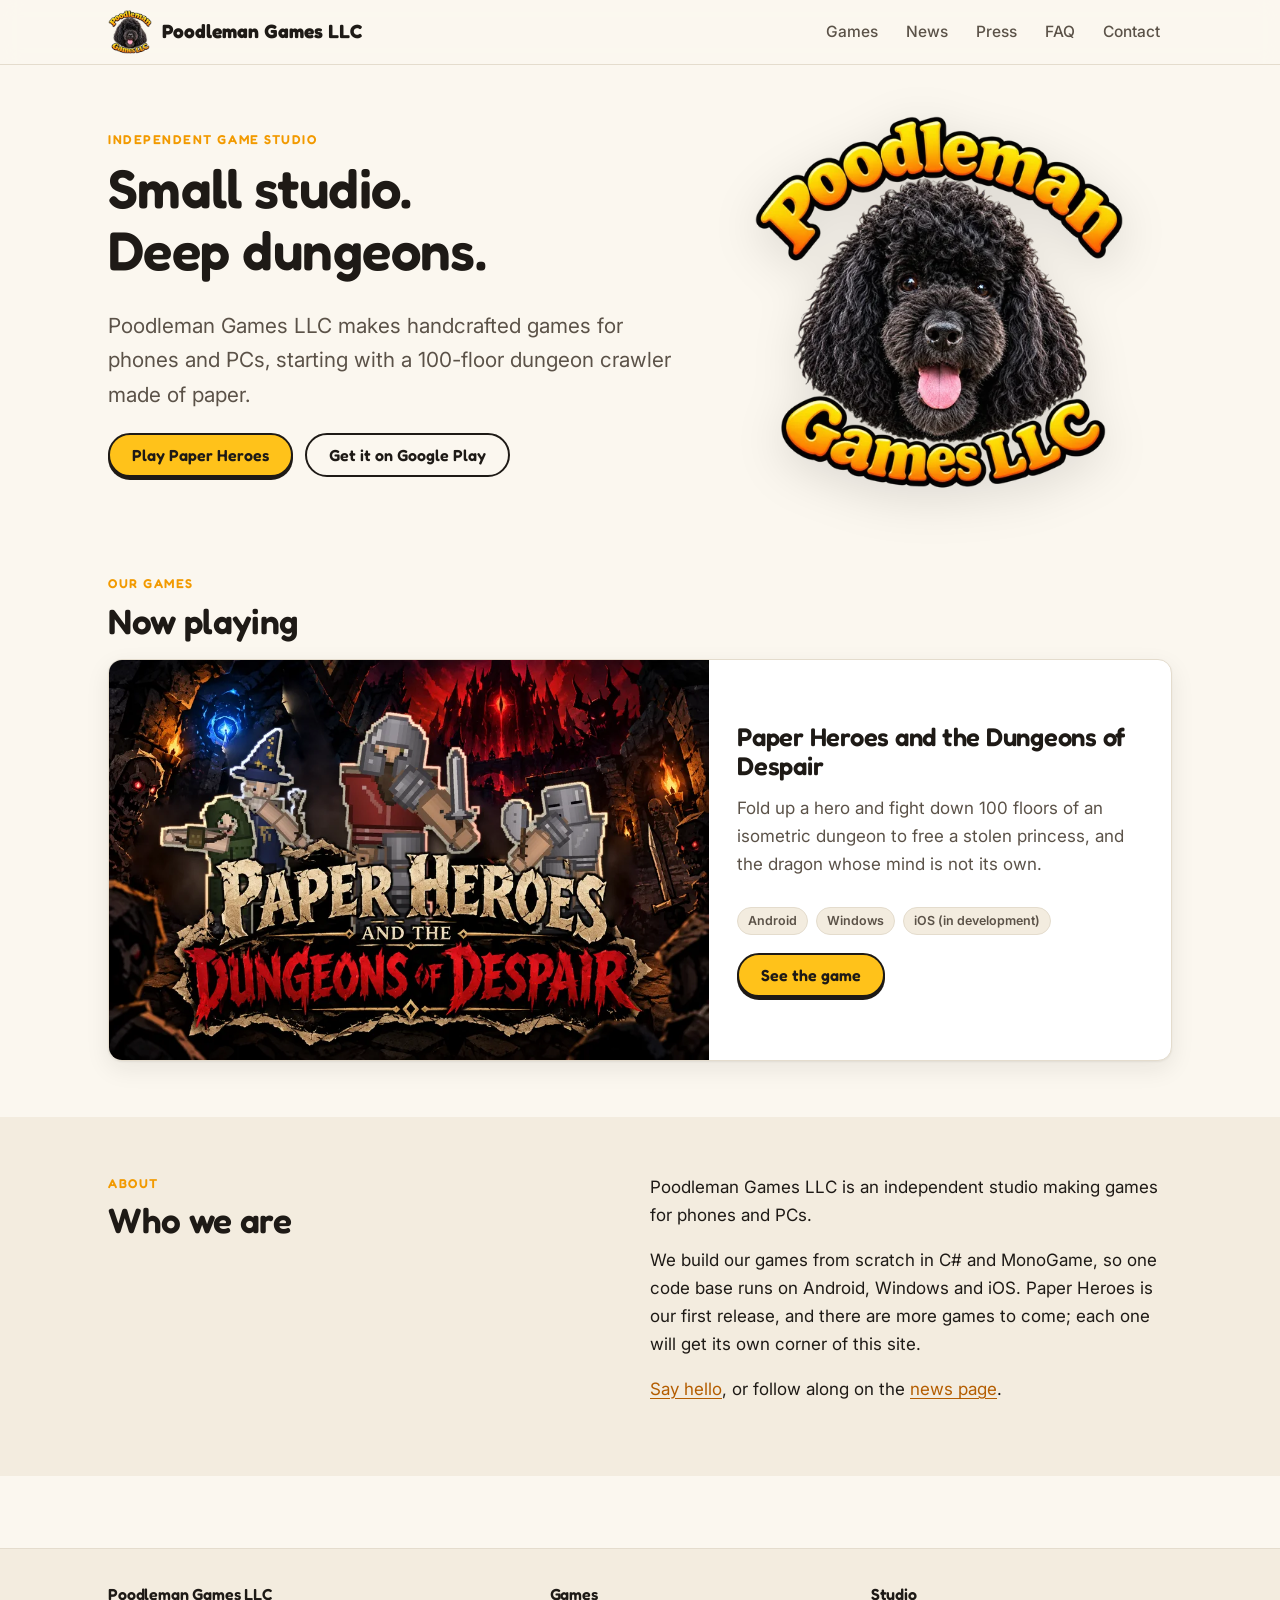
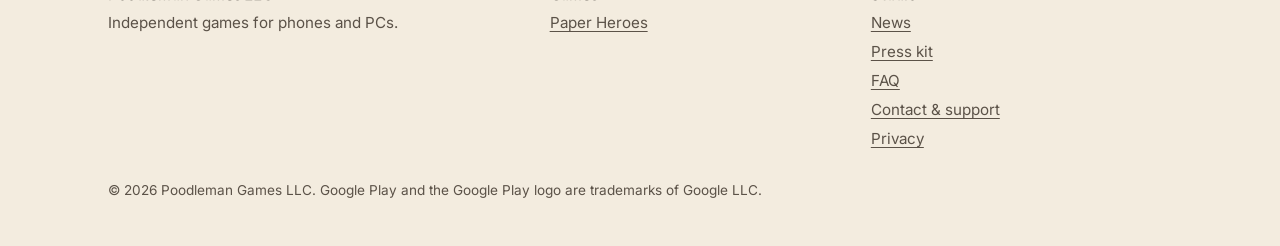
<file: index.html>
<!doctype html>
<html lang="en">
<head>
<meta charset="utf-8">
<meta name="viewport" content="width=device-width, initial-scale=1">
<title>Poodleman Games LLC</title>
<meta name="description" content="Poodleman Games LLC is an independent game studio. Our first game, Paper Heroes and the Dungeons of Despair, is a 100-floor isometric dungeon crawler.">
<link rel="canonical" href="https://poodlemangames.com/">
<meta property="og:type" content="website">
<meta property="og:site_name" content="Poodleman Games LLC">
<meta property="og:title" content="Poodleman Games LLC">
<meta property="og:description" content="An independent game studio. Our first game: Paper Heroes and the Dungeons of Despair.">
<meta property="og:url" content="https://poodlemangames.com/">
<meta property="og:image" content="https://poodlemangames.com/assets/img/og-studio.jpg">
<meta name="twitter:card" content="summary_large_image">
<meta name="theme-color" content="#ffc21a">
<link rel="icon" href="/favicon.ico" sizes="any">
<link rel="icon" type="image/png" href="/assets/img/favicon-64.png">
<link rel="apple-touch-icon" href="/assets/img/apple-touch-icon.png">
<link rel="preconnect" href="https://fonts.googleapis.com">
<link rel="preconnect" href="https://fonts.gstatic.com" crossorigin>
<link rel="stylesheet" href="https://fonts.googleapis.com/css2?family=Fredoka:wght@500;600;700&family=Inter:wght@400;500;600&display=swap">
<link rel="stylesheet" href="/assets/css/site.css">
</head>
<body>
<a class="skip" href="#main">Skip to content</a>

<header class="site-header">
  <div class="wrap">
    <a class="brand" href="/"><img src="/assets/img/poodleman-logo-128.webp?v=3" alt="" width="44" height="44">Poodleman Games LLC</a>
    <nav class="site-nav" aria-label="Main">
      <a href="/games/">Games</a>
      <a href="/news/">News</a>
      <a href="/press/">Press</a>
      <a href="/faq/">FAQ</a>
      <a href="/contact/">Contact</a>
    </nav>
  </div>
</header>

<main id="main">
  <section class="hero-studio">
    <div class="wrap">
      <div>
        <p class="eyebrow">Independent game studio</p>
        <h1>Small studio.<br>Deep dungeons.</h1>
        <p class="lead">Poodleman Games LLC makes handcrafted games for phones and PCs, starting with a 100-floor dungeon crawler made of paper.</p>
        <div class="btn-row">
          <a class="btn" href="/games/paperheroes/">Play Paper Heroes</a>
          <a class="btn ghost" href="https://play.google.com/store/apps/details?id=com.poodlemangames.paperheroes">Get it on Google Play</a>
        </div>
      </div>
      <div style="max-width:min(380px,80vw);margin:0 auto">
        <img class="logo-big" src="/assets/img/poodleman-logo-512.webp?v=3" alt="Poodleman Games logo: a black poodle under the studio name" width="512" height="512">
      </div>
    </div>
  </section>

  <section class="section">
    <div class="wrap">
      <p class="eyebrow">Our games</p>
      <h2>Now playing</h2>
      <a class="card feature-game" href="/games/paperheroes/">
        <picture>
          <source type="image/webp" srcset="/assets/img/paperheroes/keyart-heroes-960.webp 960w, /assets/img/paperheroes/keyart-heroes-1600.webp 1600w" sizes="(min-width: 820px) 620px, 100vw">
          <img src="/assets/img/paperheroes/keyart-heroes-960.jpg" alt="Paper Heroes key art: four paper heroes before the Dungeons of Despair" width="960" height="640" loading="lazy">
        </picture>
        <div class="card-body">
          <h3 style="font-size:1.6rem">Paper Heroes and the Dungeons of Despair</h3>
          <p class="muted">Fold up a hero and fight down 100 floors of an isometric dungeon to free a stolen princess, and the dragon whose mind is not its own.</p>
          <div class="stat-row">
            <span class="tag">Android</span><span class="tag">Windows</span><span class="tag">iOS (in development)</span>
          </div>
          <span class="btn" style="align-self:flex-start">See the game</span>
        </div>
      </a>
    </div>
  </section>

  <section class="section" style="background:var(--bg-alt)">
    <div class="wrap grid grid-2" style="align-items:start">
      <div>
        <p class="eyebrow">About</p>
        <h2>Who we are</h2>
      </div>
      <div class="prose">
        <!-- TODO: tell the studio's story here: who you are, and the poodle behind the name. -->
        <p>Poodleman Games LLC is an independent studio making games for phones and PCs.</p>
        <p>We build our games from scratch in C# and MonoGame, so one code base runs on Android, Windows and iOS. Paper Heroes is our first release, and there are more games to come; each one will get its own corner of this site.</p>
        <p><a href="/contact/">Say hello</a>, or follow along on the <a href="/news/">news page</a>.</p>
      </div>
    </div>
  </section>
</main>

<footer class="site-footer">
  <div class="wrap">
    <div>
      <h3>Poodleman Games LLC</h3>
      <p>Independent games for phones and PCs.</p>
    </div>
    <div>
      <h3>Games</h3>
      <ul>
        <li><a href="/games/paperheroes/">Paper Heroes</a></li>
      </ul>
    </div>
    <div>
      <h3>Studio</h3>
      <ul>
        <li><a href="/news/">News</a></li>
        <li><a href="/press/">Press kit</a></li>
        <li><a href="/faq/">FAQ</a></li>
        <li><a href="/contact/">Contact &amp; support</a></li>
        <li><a href="/privacy/">Privacy</a></li>
      </ul>
    </div>
    <p class="fine">&copy; 2026 Poodleman Games LLC. Google Play and the Google Play logo are trademarks of Google LLC.</p>
  </div>
</footer>
</body>
</html>
</file>
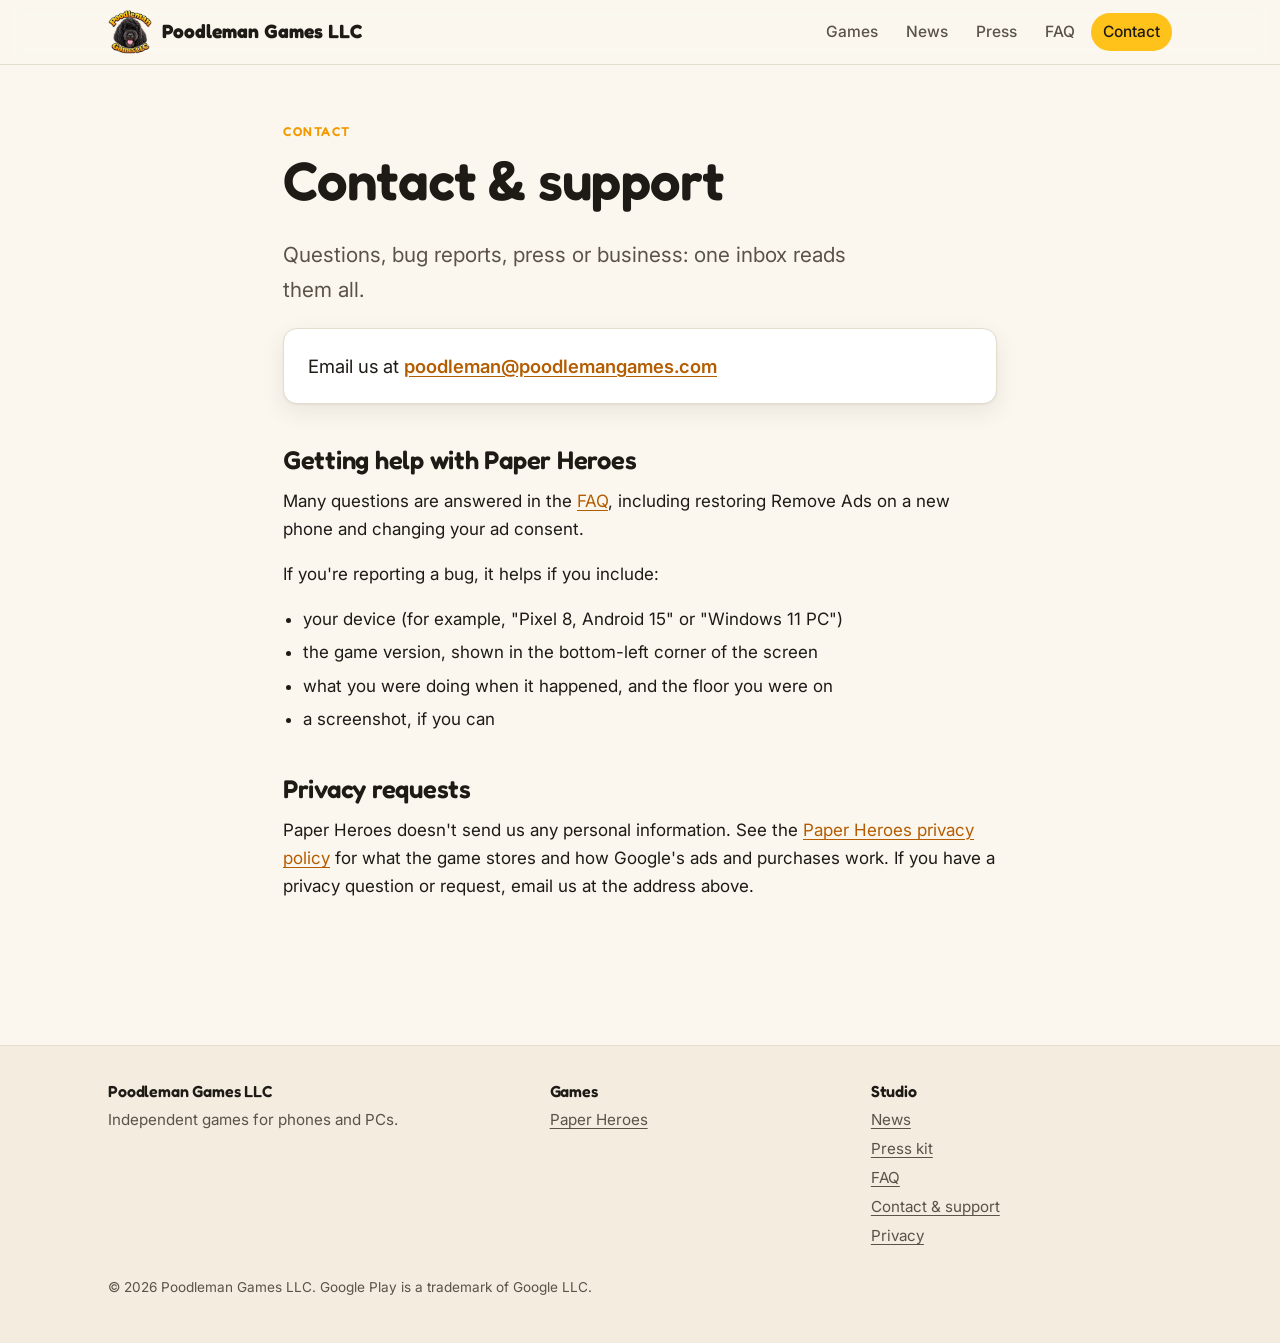
<file: contact/index.html>
<!doctype html>
<html lang="en">
<head>
<meta charset="utf-8">
<meta name="viewport" content="width=device-width, initial-scale=1">
<title>Contact & Support | Poodleman Games LLC</title>
<meta name="description" content="Contact Poodleman Games LLC for Paper Heroes support, bug reports, press and business enquiries.">
<link rel="canonical" href="https://poodlemangames.com/contact/">
<meta property="og:type" content="website">
<meta property="og:site_name" content="Poodleman Games LLC">
<meta property="og:title" content="Contact & Support | Poodleman Games LLC">
<meta property="og:description" content="Contact Poodleman Games LLC for Paper Heroes support, bug reports, press and business enquiries.">
<meta property="og:url" content="https://poodlemangames.com/contact/">
<meta property="og:image" content="https://poodlemangames.com/assets/img/og-studio.jpg">
<meta name="theme-color" content="#ffc21a">
<link rel="icon" href="/favicon.ico" sizes="any">
<link rel="icon" type="image/png" href="/assets/img/favicon-64.png">
<link rel="apple-touch-icon" href="/assets/img/apple-touch-icon.png">
<link rel="preconnect" href="https://fonts.googleapis.com">
<link rel="preconnect" href="https://fonts.gstatic.com" crossorigin>
<link rel="stylesheet" href="https://fonts.googleapis.com/css2?family=Fredoka:wght@500;600;700&family=Inter:wght@400;500;600&display=swap">
<link rel="stylesheet" href="/assets/css/site.css">
</head>
<body>
<a class="skip" href="#main">Skip to content</a>

<header class="site-header">
  <div class="wrap">
    <a class="brand" href="/"><img src="/assets/img/poodleman-logo-128.webp?v=3" alt="" width="44" height="44">Poodleman Games LLC</a>
    <nav class="site-nav" aria-label="Main">
      <a href="/games/">Games</a>
      <a href="/news/">News</a>
      <a href="/press/">Press</a>
      <a href="/faq/">FAQ</a>
      <a href="/contact/" aria-current="page">Contact</a>
    </nav>
  </div>
</header>

<main id="main">
  <section class="section">
    <div class="wrap prose">
      <p class="eyebrow">Contact</p>
      <h1>Contact &amp; support</h1>
      <p class="lead">Questions, bug reports, press or business: one inbox reads them all.</p>

      <div class="card contact-box"><div>Email us at <a class="js-email" data-e="moc.semagnameldoop#nameldoop">poodleman (at) poodlemangames (dot) com</a></div></div>

      <h2>Getting help with Paper Heroes</h2>
      <p>Many questions are answered in the <a href="/faq/#paper-heroes">FAQ</a>, including restoring Remove Ads on a new phone and changing your ad consent.</p>
      <p>If you're reporting a bug, it helps if you include:</p>
      <ul>
        <li>your device (for example, "Pixel 8, Android 15" or "Windows 11 PC")</li>
        <li>the game version, shown in the bottom-left corner of the screen</li>
        <li>what you were doing when it happened, and the floor you were on</li>
        <li>a screenshot, if you can</li>
      </ul>

      <h2>Privacy requests</h2>
      <p>Paper Heroes doesn't send us any personal information. See the <a href="/games/paperheroes/privacy/">Paper Heroes privacy policy</a> for what the game stores and how Google's ads and purchases work. If you have a privacy question or request, email us at the address above.</p>
    </div>
  </section>
</main>

<footer class="site-footer">
  <div class="wrap">
    <div>
      <h3>Poodleman Games LLC</h3>
      <p>Independent games for phones and PCs.</p>
    </div>
    <div>
      <h3>Games</h3>
      <ul>
        <li><a href="/games/paperheroes/">Paper Heroes</a></li>
      </ul>
    </div>
    <div>
      <h3>Studio</h3>
      <ul>
        <li><a href="/news/">News</a></li>
        <li><a href="/press/">Press kit</a></li>
        <li><a href="/faq/">FAQ</a></li>
        <li><a href="/contact/">Contact &amp; support</a></li>
        <li><a href="/privacy/">Privacy</a></li>
      </ul>
    </div>
    <p class="fine">&copy; 2026 Poodleman Games LLC. Google Play is a trademark of Google LLC.</p>
  </div>
</footer>
<script src="/assets/js/email.js" defer></script>
</body>
</html>
</file>
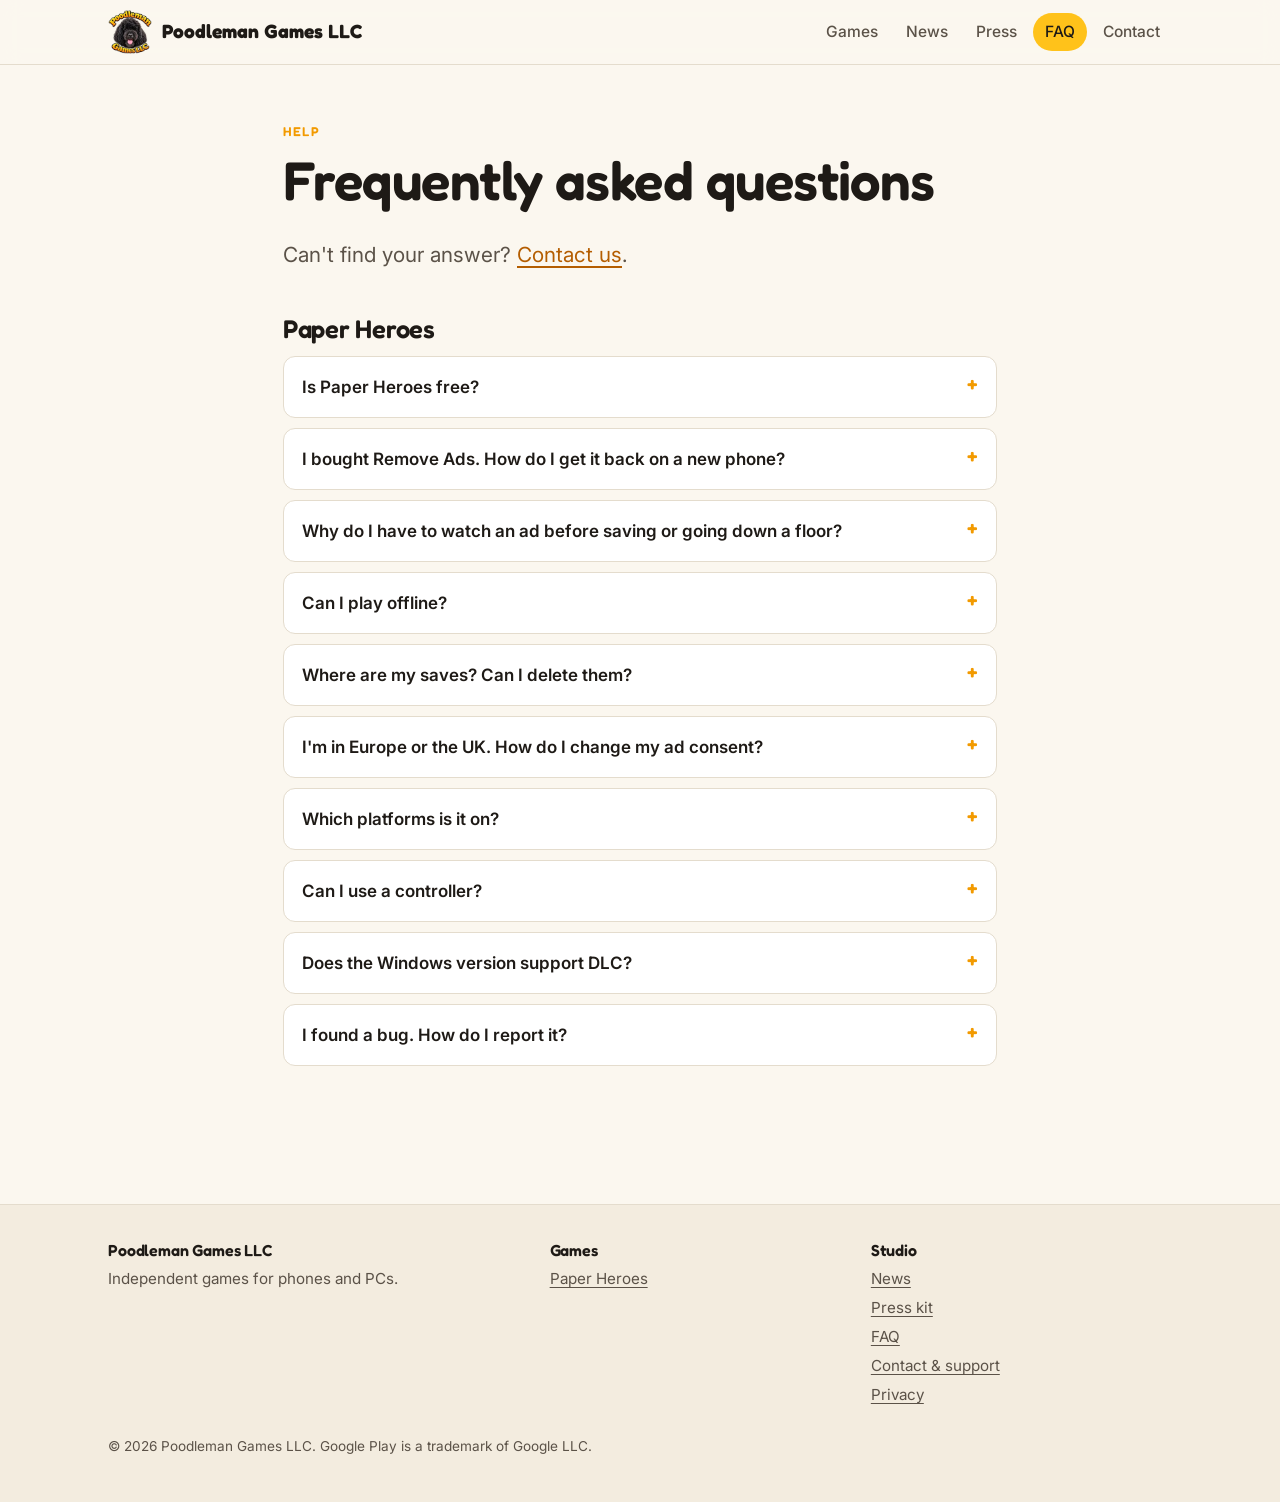
<file: faq/index.html>
<!doctype html>
<html lang="en">
<head>
<meta charset="utf-8">
<meta name="viewport" content="width=device-width, initial-scale=1">
<title>FAQ | Poodleman Games LLC</title>
<meta name="description" content="Answers to common questions about Paper Heroes: ads, Remove Ads, saves, platforms and support.">
<link rel="canonical" href="https://poodlemangames.com/faq/">
<meta property="og:type" content="website">
<meta property="og:site_name" content="Poodleman Games LLC">
<meta property="og:title" content="FAQ | Poodleman Games LLC">
<meta property="og:description" content="Answers to common questions about Paper Heroes: ads, Remove Ads, saves, platforms and support.">
<meta property="og:url" content="https://poodlemangames.com/faq/">
<meta property="og:image" content="https://poodlemangames.com/assets/img/og-studio.jpg">
<meta name="theme-color" content="#ffc21a">
<link rel="icon" href="/favicon.ico" sizes="any">
<link rel="icon" type="image/png" href="/assets/img/favicon-64.png">
<link rel="apple-touch-icon" href="/assets/img/apple-touch-icon.png">
<link rel="preconnect" href="https://fonts.googleapis.com">
<link rel="preconnect" href="https://fonts.gstatic.com" crossorigin>
<link rel="stylesheet" href="https://fonts.googleapis.com/css2?family=Fredoka:wght@500;600;700&family=Inter:wght@400;500;600&display=swap">
<link rel="stylesheet" href="/assets/css/site.css">
</head>
<body>
<a class="skip" href="#main">Skip to content</a>

<header class="site-header">
  <div class="wrap">
    <a class="brand" href="/"><img src="/assets/img/poodleman-logo-128.webp?v=3" alt="" width="44" height="44">Poodleman Games LLC</a>
    <nav class="site-nav" aria-label="Main">
      <a href="/games/">Games</a>
      <a href="/news/">News</a>
      <a href="/press/">Press</a>
      <a href="/faq/" aria-current="page">FAQ</a>
      <a href="/contact/">Contact</a>
    </nav>
  </div>
</header>

<main id="main">
  <section class="section">
    <div class="wrap prose">
      <p class="eyebrow">Help</p>
      <h1>Frequently asked questions</h1>
      <p class="lead">Can't find your answer? <a href="/contact/">Contact us</a>.</p>

      <h2 id="paper-heroes">Paper Heroes</h2>
        <details class="faq"><summary>Is Paper Heroes free?</summary><div class="answer"><p>Yes, on Google Play it's free to play. A short ad plays before you save, load, start a new game or go down to the next floor. A one-time <strong>Remove Ads</strong> purchase turns them off for good.</p></div></details>
        <details class="faq"><summary>I bought Remove Ads. How do I get it back on a new phone?</summary><div class="answer"><p>Remove Ads is tied to your Google account, so it comes back by itself when you install the game on any phone signed in to the same account. If it doesn't, open <strong>Settings</strong> in the game and tap <strong>Restore Purchase</strong>.</p><p>If a payment was still pending, the ads switch off as soon as Google Play confirms it. The game checks again whenever you return to it.</p></div></details>
        <details class="faq"><summary>Why do I have to watch an ad before saving or going down a floor?</summary><div class="answer"><p>That's how the free version pays for itself. If no ad is available, for example when you're offline, the game carries on after a few seconds. Remove Ads skips the ads entirely.</p></div></details>
        <details class="faq"><summary>Can I play offline?</summary><div class="answer"><p>Yes. The whole game works offline. On Google Play, ads simply don't load while you're offline, and Remove Ads stays active.</p></div></details>
        <details class="faq"><summary>Where are my saves? Can I delete them?</summary><div class="answer"><p>Saves and settings are stored privately on your device. You can delete a save on the character screen, or remove everything by clearing the app's storage or uninstalling it. See the <a href="/games/paperheroes/privacy/">privacy policy</a> for details.</p></div></details>
        <details class="faq"><summary>I'm in Europe or the UK. How do I change my ad consent?</summary><div class="answer"><p>Open <strong>Settings</strong> in the game and tap <strong>Privacy Options</strong> to see Google's consent form again and change your answer.</p></div></details>
        <details class="faq"><summary>Which platforms is it on?</summary><div class="answer"><p>Android, <a href="https://play.google.com/store/apps/details?id=com.poodlemangames.paperheroes">out now on Google Play</a>, and Windows (coming soon). An iOS version for iPhone and iPad is in development, with Game Center achievements and leaderboards and iCloud saves. It will need iOS 14 or later.</p></div></details>
        <details class="faq"><summary>Can I use a controller?</summary><div class="answer"><p>On Windows, yes, as well as keyboard and mouse. On phones and tablets, the game uses on-screen touch controls.</p></div></details>
        <details class="faq"><summary>Does the Windows version support DLC?</summary><div class="answer"><p>Yes. The Windows version can load downloadable content packs; you'll find them under <strong>Settings &rarr; DLC</strong>. No DLC has been released yet.</p></div></details>
        <details class="faq"><summary>I found a bug. How do I report it?</summary><div class="answer"><p>Please <a href="/contact/">get in touch</a>. Tell us your device, the game version (bottom-left of the screen) and what happened just before the bug. A screenshot helps a lot.</p></div></details>
    </div>
  </section>
</main>

<footer class="site-footer">
  <div class="wrap">
    <div>
      <h3>Poodleman Games LLC</h3>
      <p>Independent games for phones and PCs.</p>
    </div>
    <div>
      <h3>Games</h3>
      <ul>
        <li><a href="/games/paperheroes/">Paper Heroes</a></li>
      </ul>
    </div>
    <div>
      <h3>Studio</h3>
      <ul>
        <li><a href="/news/">News</a></li>
        <li><a href="/press/">Press kit</a></li>
        <li><a href="/faq/">FAQ</a></li>
        <li><a href="/contact/">Contact &amp; support</a></li>
        <li><a href="/privacy/">Privacy</a></li>
      </ul>
    </div>
    <p class="fine">&copy; 2026 Poodleman Games LLC. Google Play is a trademark of Google LLC.</p>
  </div>
</footer>
</body>
</html>
</file>
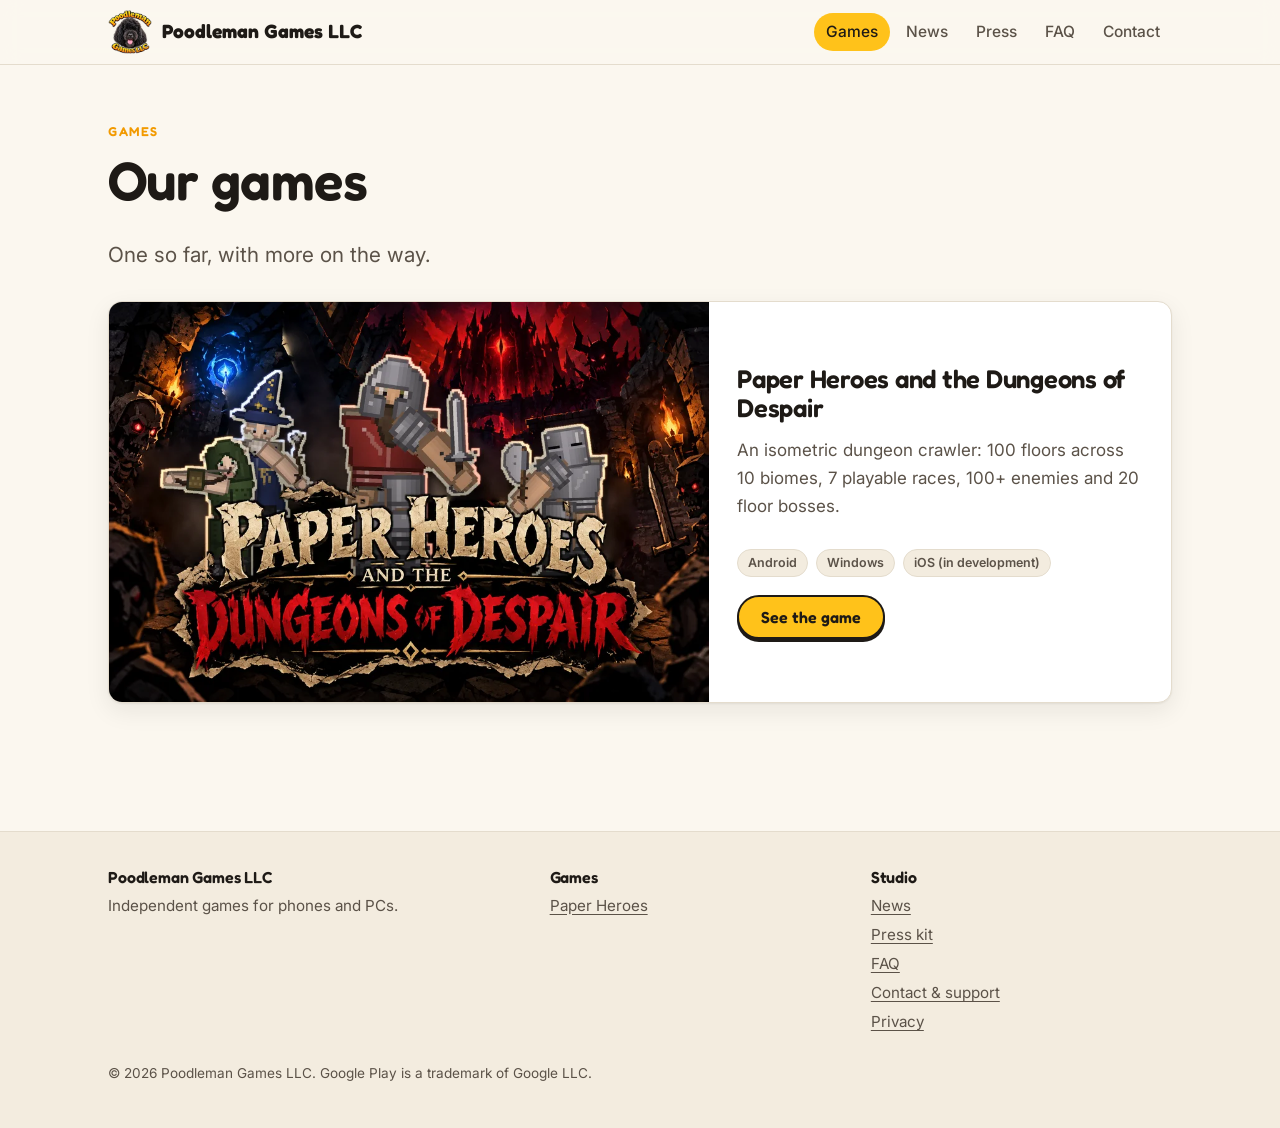
<file: games/index.html>
<!doctype html>
<html lang="en">
<head>
<meta charset="utf-8">
<meta name="viewport" content="width=device-width, initial-scale=1">
<title>Games | Poodleman Games LLC</title>
<meta name="description" content="Games from Poodleman Games LLC.">
<link rel="canonical" href="https://poodlemangames.com/games/">
<meta property="og:type" content="website">
<meta property="og:site_name" content="Poodleman Games LLC">
<meta property="og:title" content="Games | Poodleman Games LLC">
<meta property="og:description" content="Games from Poodleman Games LLC.">
<meta property="og:url" content="https://poodlemangames.com/games/">
<meta property="og:image" content="https://poodlemangames.com/assets/img/og-studio.jpg">
<meta name="theme-color" content="#ffc21a">
<link rel="icon" href="/favicon.ico" sizes="any">
<link rel="icon" type="image/png" href="/assets/img/favicon-64.png">
<link rel="apple-touch-icon" href="/assets/img/apple-touch-icon.png">
<link rel="preconnect" href="https://fonts.googleapis.com">
<link rel="preconnect" href="https://fonts.gstatic.com" crossorigin>
<link rel="stylesheet" href="https://fonts.googleapis.com/css2?family=Fredoka:wght@500;600;700&family=Inter:wght@400;500;600&display=swap">
<link rel="stylesheet" href="/assets/css/site.css">
</head>
<body>
<a class="skip" href="#main">Skip to content</a>

<header class="site-header">
  <div class="wrap">
    <a class="brand" href="/"><img src="/assets/img/poodleman-logo-128.webp?v=3" alt="" width="44" height="44">Poodleman Games LLC</a>
    <nav class="site-nav" aria-label="Main">
      <a href="/games/" aria-current="page">Games</a>
      <a href="/news/">News</a>
      <a href="/press/">Press</a>
      <a href="/faq/">FAQ</a>
      <a href="/contact/">Contact</a>
    </nav>
  </div>
</header>

<main id="main">
  <section class="section">
    <div class="wrap">
      <p class="eyebrow">Games</p>
      <h1>Our games</h1>
      <p class="lead">One so far, with more on the way.</p>
      <div class="grid" style="margin-top:28px">
        <a class="card feature-game" href="/games/paperheroes/">
          <picture>
            <source type="image/webp" srcset="/assets/img/paperheroes/keyart-heroes-960.webp 960w, /assets/img/paperheroes/keyart-heroes-1600.webp 1600w" sizes="(min-width: 820px) 620px, 100vw">
            <img src="/assets/img/paperheroes/keyart-heroes-960.jpg" alt="Paper Heroes key art" width="960" height="640" loading="lazy">
          </picture>
          <div class="card-body">
            <h2 style="font-size:1.6rem">Paper Heroes and the Dungeons of Despair</h2>
            <p class="muted">An isometric dungeon crawler: 100 floors across 10 biomes, 7 playable races, 100+ enemies and 20 floor bosses.</p>
            <div class="stat-row"><span class="tag">Android</span><span class="tag">Windows</span><span class="tag">iOS (in development)</span></div>
            <span class="btn" style="align-self:flex-start">See the game</span>
          </div>
        </a>
      </div>
    </div>
  </section>
</main>

<footer class="site-footer">
  <div class="wrap">
    <div>
      <h3>Poodleman Games LLC</h3>
      <p>Independent games for phones and PCs.</p>
    </div>
    <div>
      <h3>Games</h3>
      <ul>
        <li><a href="/games/paperheroes/">Paper Heroes</a></li>
      </ul>
    </div>
    <div>
      <h3>Studio</h3>
      <ul>
        <li><a href="/news/">News</a></li>
        <li><a href="/press/">Press kit</a></li>
        <li><a href="/faq/">FAQ</a></li>
        <li><a href="/contact/">Contact &amp; support</a></li>
        <li><a href="/privacy/">Privacy</a></li>
      </ul>
    </div>
    <p class="fine">&copy; 2026 Poodleman Games LLC. Google Play is a trademark of Google LLC.</p>
  </div>
</footer>
</body>
</html>
</file>
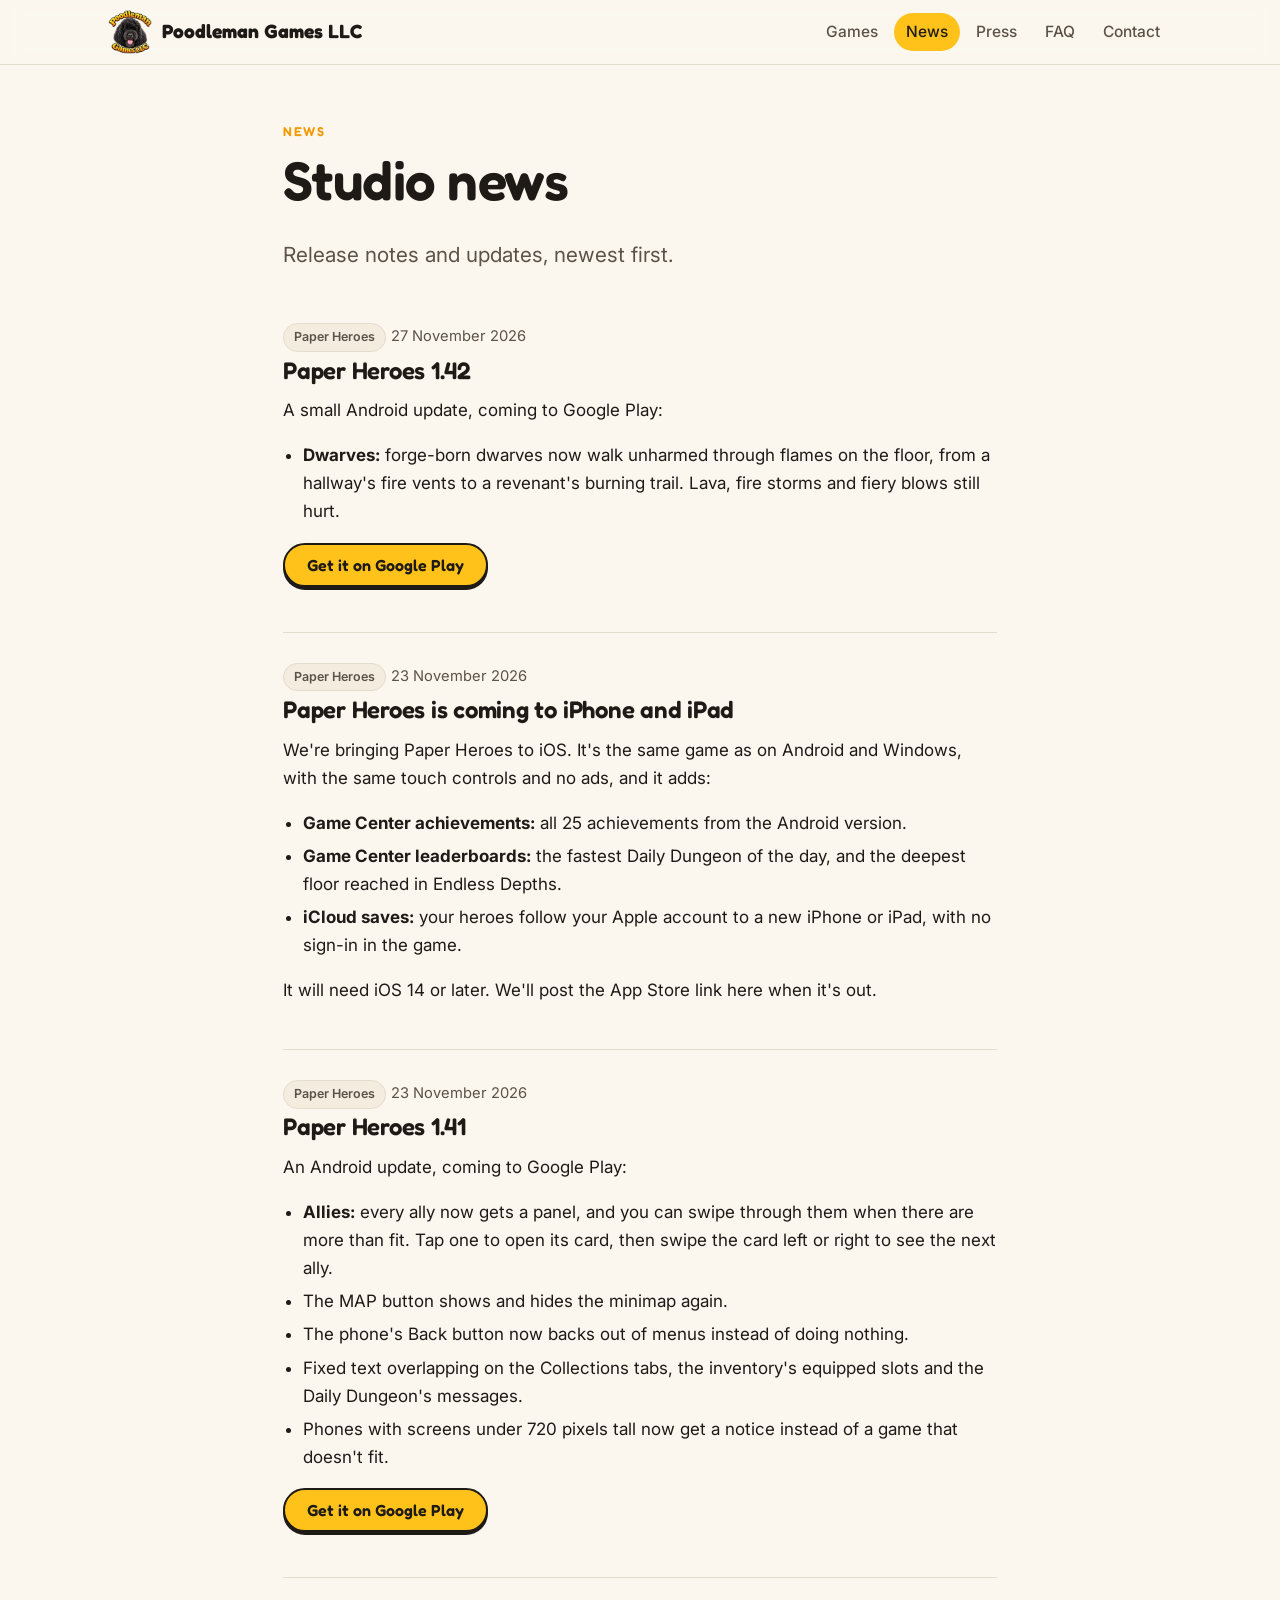
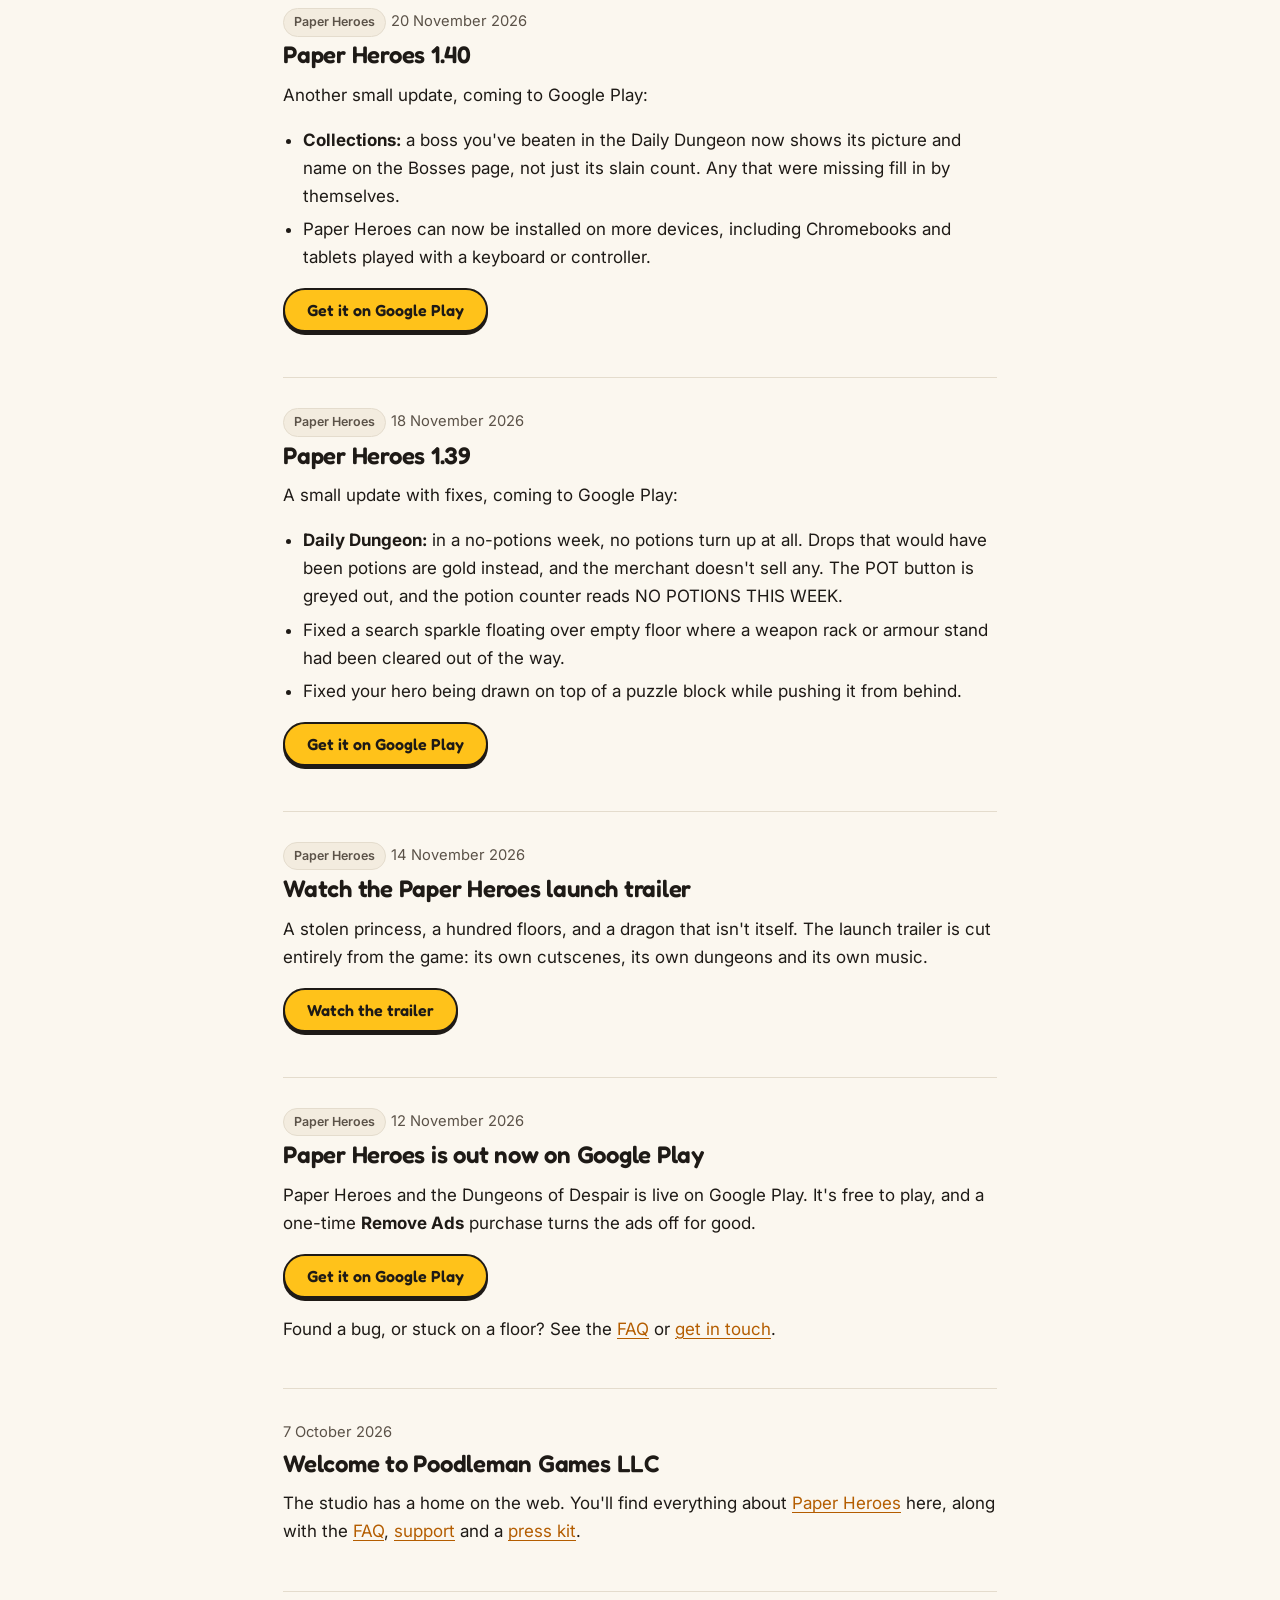
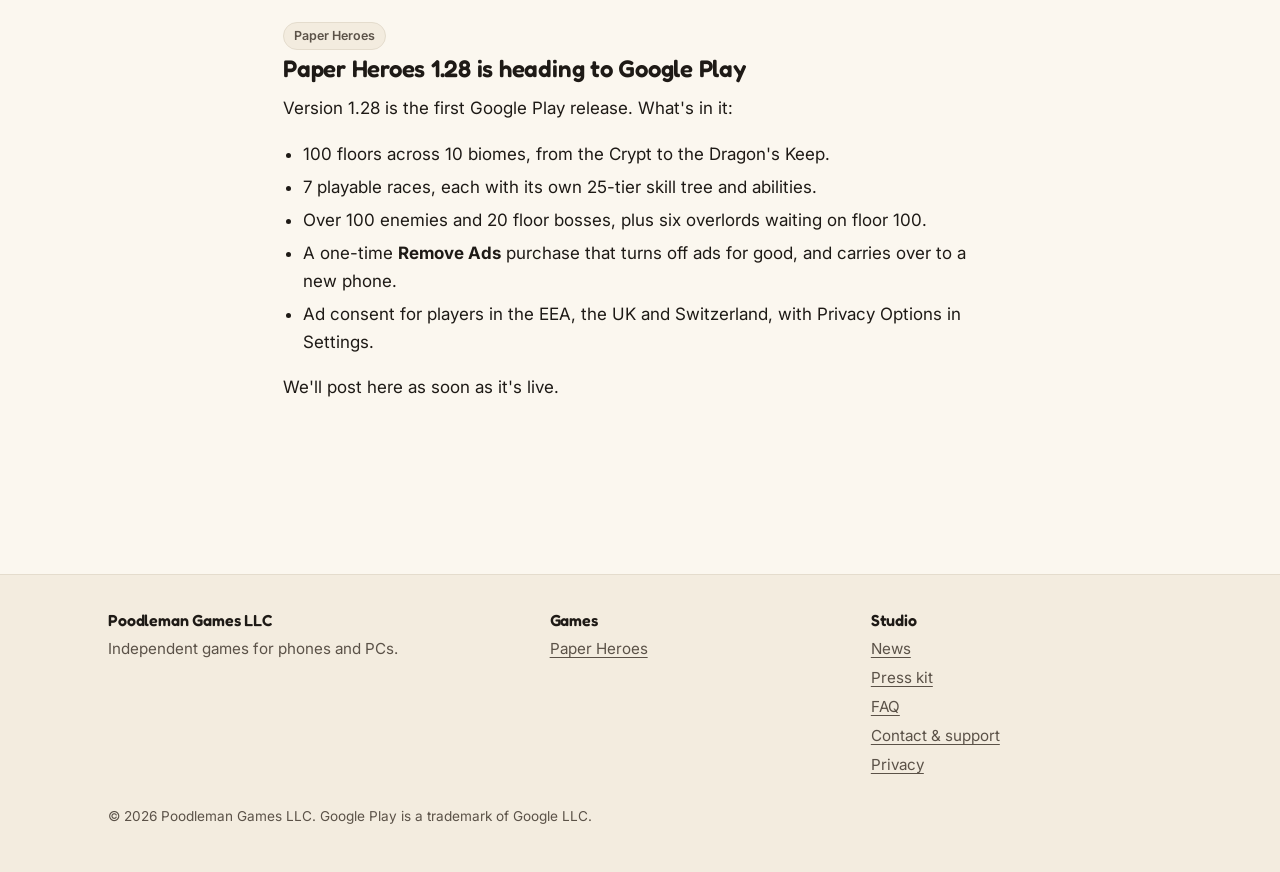
<file: news/index.html>
<!doctype html>
<html lang="en">
<head>
<meta charset="utf-8">
<meta name="viewport" content="width=device-width, initial-scale=1">
<title>News | Poodleman Games LLC</title>
<meta name="description" content="News and update notes from Poodleman Games LLC.">
<link rel="canonical" href="https://poodlemangames.com/news/">
<meta property="og:type" content="website">
<meta property="og:site_name" content="Poodleman Games LLC">
<meta property="og:title" content="News | Poodleman Games LLC">
<meta property="og:description" content="News and update notes from Poodleman Games LLC.">
<meta property="og:url" content="https://poodlemangames.com/news/">
<meta property="og:image" content="https://poodlemangames.com/assets/img/og-studio.jpg">
<meta name="theme-color" content="#ffc21a">
<link rel="icon" href="/favicon.ico" sizes="any">
<link rel="icon" type="image/png" href="/assets/img/favicon-64.png">
<link rel="apple-touch-icon" href="/assets/img/apple-touch-icon.png">
<link rel="preconnect" href="https://fonts.googleapis.com">
<link rel="preconnect" href="https://fonts.gstatic.com" crossorigin>
<link rel="stylesheet" href="https://fonts.googleapis.com/css2?family=Fredoka:wght@500;600;700&family=Inter:wght@400;500;600&display=swap">
<link rel="stylesheet" href="/assets/css/site.css">
</head>
<body>
<a class="skip" href="#main">Skip to content</a>

<header class="site-header">
  <div class="wrap">
    <a class="brand" href="/"><img src="/assets/img/poodleman-logo-128.webp?v=3" alt="" width="44" height="44">Poodleman Games LLC</a>
    <nav class="site-nav" aria-label="Main">
      <a href="/games/">Games</a>
      <a href="/news/" aria-current="page">News</a>
      <a href="/press/">Press</a>
      <a href="/faq/">FAQ</a>
      <a href="/contact/">Contact</a>
    </nav>
  </div>
</header>

<main id="main">
  <section class="section">
    <div class="wrap prose">
      <p class="eyebrow">News</p>
      <h1>Studio news</h1>
      <p class="lead">Release notes and updates, newest first.</p>

      <!-- Add new posts at the top: copy an <article> and change the date, title and text. -->
      <article class="post" id="paper-heroes-1-42">
        <span class="tag">Paper Heroes</span>
        <time datetime="2026-11-27">27 November 2026</time>
        <h2>Paper Heroes 1.42</h2>
        <p>A small Android update, coming to Google Play:</p>
        <ul>
          <li><strong>Dwarves:</strong> forge-born dwarves now walk unharmed through flames on the floor, from a hallway's fire vents to a revenant's burning trail. Lava, fire storms and fiery blows still hurt.</li>
        </ul>
        <p><a class="btn" href="https://play.google.com/store/apps/details?id=com.poodlemangames.paperheroes">Get it on Google Play</a></p>
      </article>

      <article class="post" id="paper-heroes-coming-to-ios">
        <span class="tag">Paper Heroes</span>
        <time datetime="2026-11-23">23 November 2026</time>
        <h2>Paper Heroes is coming to iPhone and iPad</h2>
        <p>We're bringing Paper Heroes to iOS. It's the same game as on Android and Windows, with the same touch controls and no ads, and it adds:</p>
        <ul>
          <li><strong>Game Center achievements:</strong> all 25 achievements from the Android version.</li>
          <li><strong>Game Center leaderboards:</strong> the fastest Daily Dungeon of the day, and the deepest floor reached in Endless Depths.</li>
          <li><strong>iCloud saves:</strong> your heroes follow your Apple account to a new iPhone or iPad, with no sign-in in the game.</li>
        </ul>
        <p>It will need iOS 14 or later. We'll post the App Store link here when it's out.</p>
      </article>

      <article class="post" id="paper-heroes-1-41">
        <span class="tag">Paper Heroes</span>
        <time datetime="2026-11-23">23 November 2026</time>
        <h2>Paper Heroes 1.41</h2>
        <p>An Android update, coming to Google Play:</p>
        <ul>
          <li><strong>Allies:</strong> every ally now gets a panel, and you can swipe through them when there are more than fit. Tap one to open its card, then swipe the card left or right to see the next ally.</li>
          <li>The MAP button shows and hides the minimap again.</li>
          <li>The phone's Back button now backs out of menus instead of doing nothing.</li>
          <li>Fixed text overlapping on the Collections tabs, the inventory's equipped slots and the Daily Dungeon's messages.</li>
          <li>Phones with screens under 720 pixels tall now get a notice instead of a game that doesn't fit.</li>
        </ul>
        <p><a class="btn" href="https://play.google.com/store/apps/details?id=com.poodlemangames.paperheroes">Get it on Google Play</a></p>
      </article>

      <article class="post" id="paper-heroes-1-40">
        <span class="tag">Paper Heroes</span>
        <time datetime="2026-11-20">20 November 2026</time>
        <h2>Paper Heroes 1.40</h2>
        <p>Another small update, coming to Google Play:</p>
        <ul>
          <li><strong>Collections:</strong> a boss you've beaten in the Daily Dungeon now shows its picture and name on the Bosses page, not just its slain count. Any that were missing fill in by themselves.</li>
          <li>Paper Heroes can now be installed on more devices, including Chromebooks and tablets played with a keyboard or controller.</li>
        </ul>
        <p><a class="btn" href="https://play.google.com/store/apps/details?id=com.poodlemangames.paperheroes">Get it on Google Play</a></p>
      </article>

      <article class="post" id="paper-heroes-1-39">
        <span class="tag">Paper Heroes</span>
        <time datetime="2026-11-18">18 November 2026</time>
        <h2>Paper Heroes 1.39</h2>
        <p>A small update with fixes, coming to Google Play:</p>
        <ul>
          <li><strong>Daily Dungeon:</strong> in a no-potions week, no potions turn up at all. Drops that would have been potions are gold instead, and the merchant doesn't sell any. The POT button is greyed out, and the potion counter reads NO POTIONS THIS WEEK.</li>
          <li>Fixed a search sparkle floating over empty floor where a weapon rack or armour stand had been cleared out of the way.</li>
          <li>Fixed your hero being drawn on top of a puzzle block while pushing it from behind.</li>
        </ul>
        <p><a class="btn" href="https://play.google.com/store/apps/details?id=com.poodlemangames.paperheroes">Get it on Google Play</a></p>
      </article>

      <article class="post" id="paper-heroes-launch-trailer">
        <span class="tag">Paper Heroes</span>
        <time datetime="2026-11-14">14 November 2026</time>
        <h2>Watch the Paper Heroes launch trailer</h2>
        <p>A stolen princess, a hundred floors, and a dragon that isn't itself. The launch trailer is cut entirely from the game: its own cutscenes, its own dungeons and its own music.</p>
        <p><a class="btn" href="/games/paperheroes/#trailer">Watch the trailer</a></p>
      </article>

      <article class="post" id="paper-heroes-on-google-play">
        <span class="tag">Paper Heroes</span>
        <time datetime="2026-11-12">12 November 2026</time>
        <h2>Paper Heroes is out now on Google Play</h2>
        <p>Paper Heroes and the Dungeons of Despair is live on Google Play. It's free to play, and a one-time <strong>Remove Ads</strong> purchase turns the ads off for good.</p>
        <p><a class="btn" href="https://play.google.com/store/apps/details?id=com.poodlemangames.paperheroes">Get it on Google Play</a></p>
        <p>Found a bug, or stuck on a floor? See the <a href="/faq/">FAQ</a> or <a href="/contact/">get in touch</a>.</p>
      </article>

      <article class="post" id="website-launch">
        <time datetime="2026-10-07">7 October 2026</time>
        <h2>Welcome to Poodleman Games LLC</h2>
        <p>The studio has a home on the web. You'll find everything about <a href="/games/paperheroes/">Paper Heroes</a> here, along with the <a href="/faq/">FAQ</a>, <a href="/contact/">support</a> and a <a href="/press/">press kit</a>.</p>
      </article>

      <article class="post" id="paper-heroes-1-28">
        <span class="tag">Paper Heroes</span>
        <h2>Paper Heroes 1.28 is heading to Google Play</h2>
        <p>Version 1.28 is the first Google Play release. What's in it:</p>
        <ul>
          <li>100 floors across 10 biomes, from the Crypt to the Dragon's Keep.</li>
          <li>7 playable races, each with its own 25-tier skill tree and abilities.</li>
          <li>Over 100 enemies and 20 floor bosses, plus six overlords waiting on floor 100.</li>
          <li>A one-time <strong>Remove Ads</strong> purchase that turns off ads for good, and carries over to a new phone.</li>
          <li>Ad consent for players in the EEA, the UK and Switzerland, with Privacy Options in Settings.</li>
        </ul>
        <p>We'll post here as soon as it's live.</p>
      </article>
    </div>
  </section>
</main>

<footer class="site-footer">
  <div class="wrap">
    <div>
      <h3>Poodleman Games LLC</h3>
      <p>Independent games for phones and PCs.</p>
    </div>
    <div>
      <h3>Games</h3>
      <ul>
        <li><a href="/games/paperheroes/">Paper Heroes</a></li>
      </ul>
    </div>
    <div>
      <h3>Studio</h3>
      <ul>
        <li><a href="/news/">News</a></li>
        <li><a href="/press/">Press kit</a></li>
        <li><a href="/faq/">FAQ</a></li>
        <li><a href="/contact/">Contact &amp; support</a></li>
        <li><a href="/privacy/">Privacy</a></li>
      </ul>
    </div>
    <p class="fine">&copy; 2026 Poodleman Games LLC. Google Play is a trademark of Google LLC.</p>
  </div>
</footer>
</body>
</html>
</file>
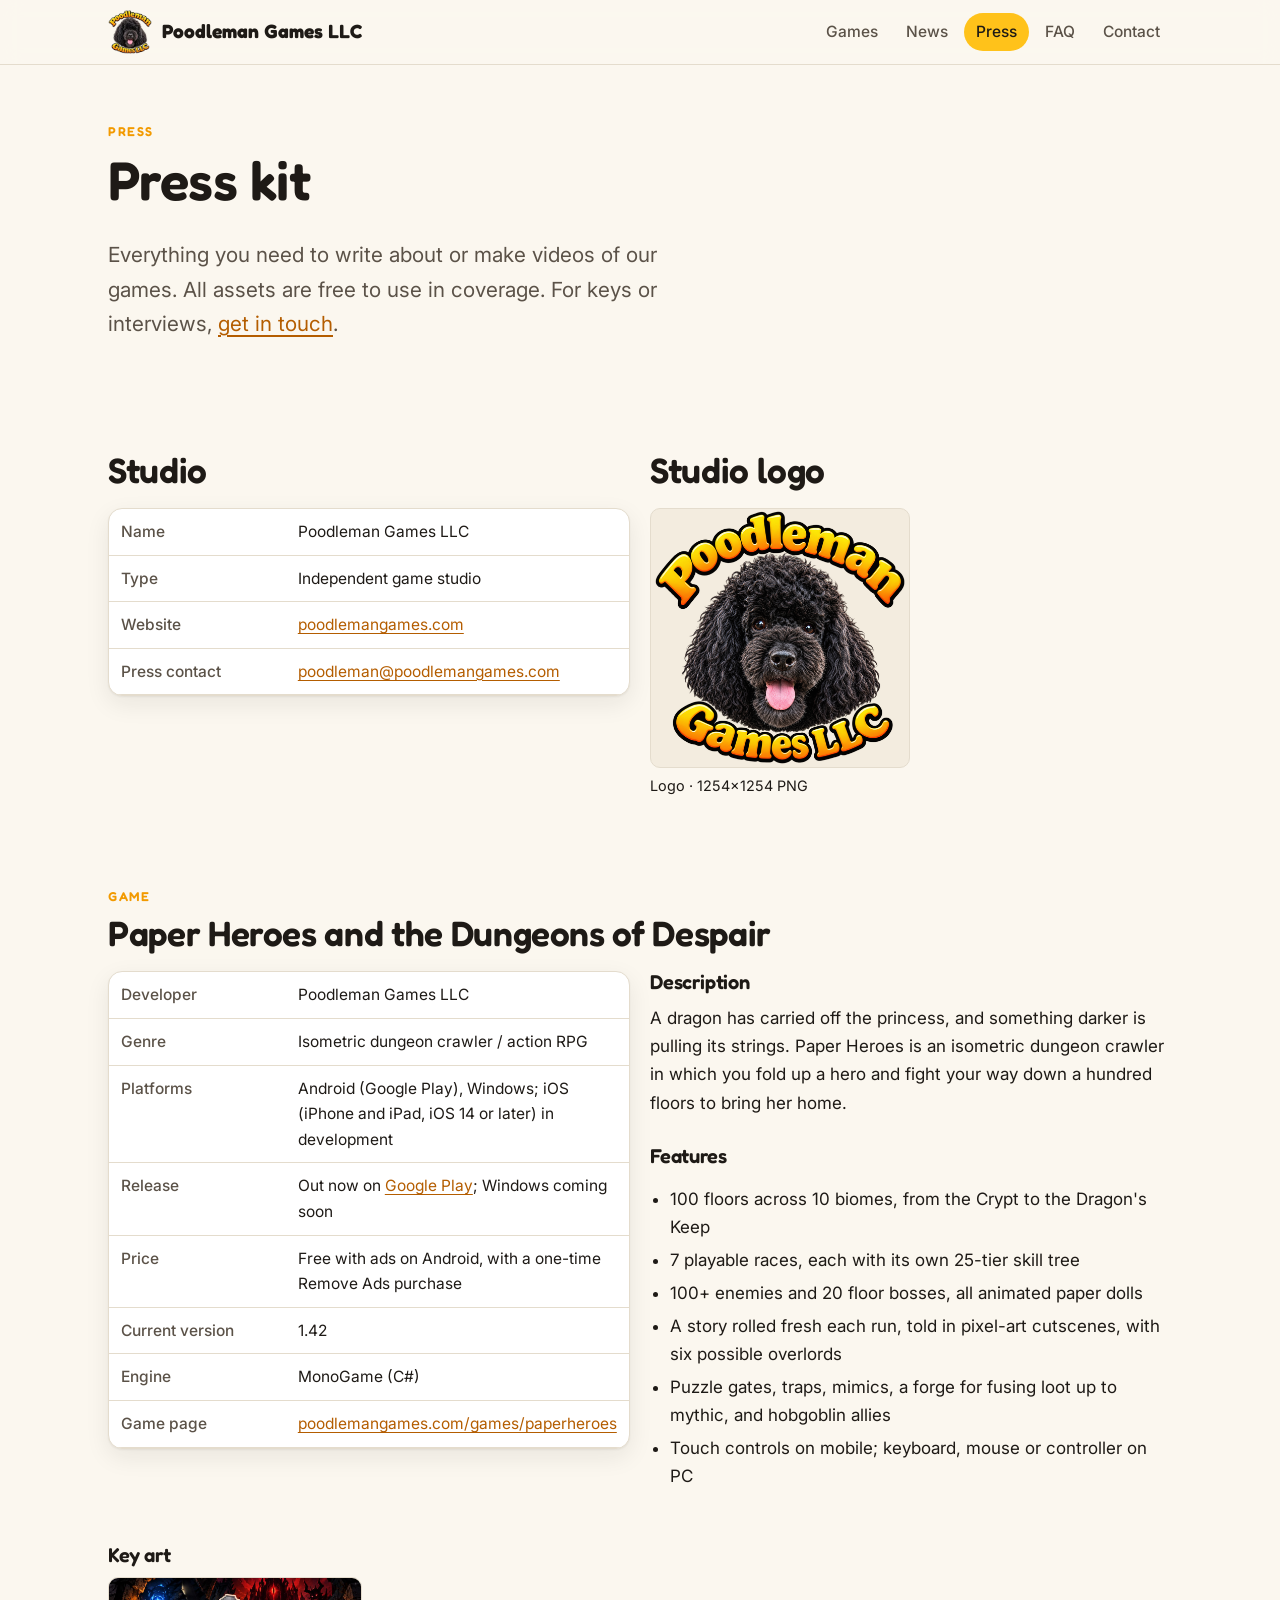
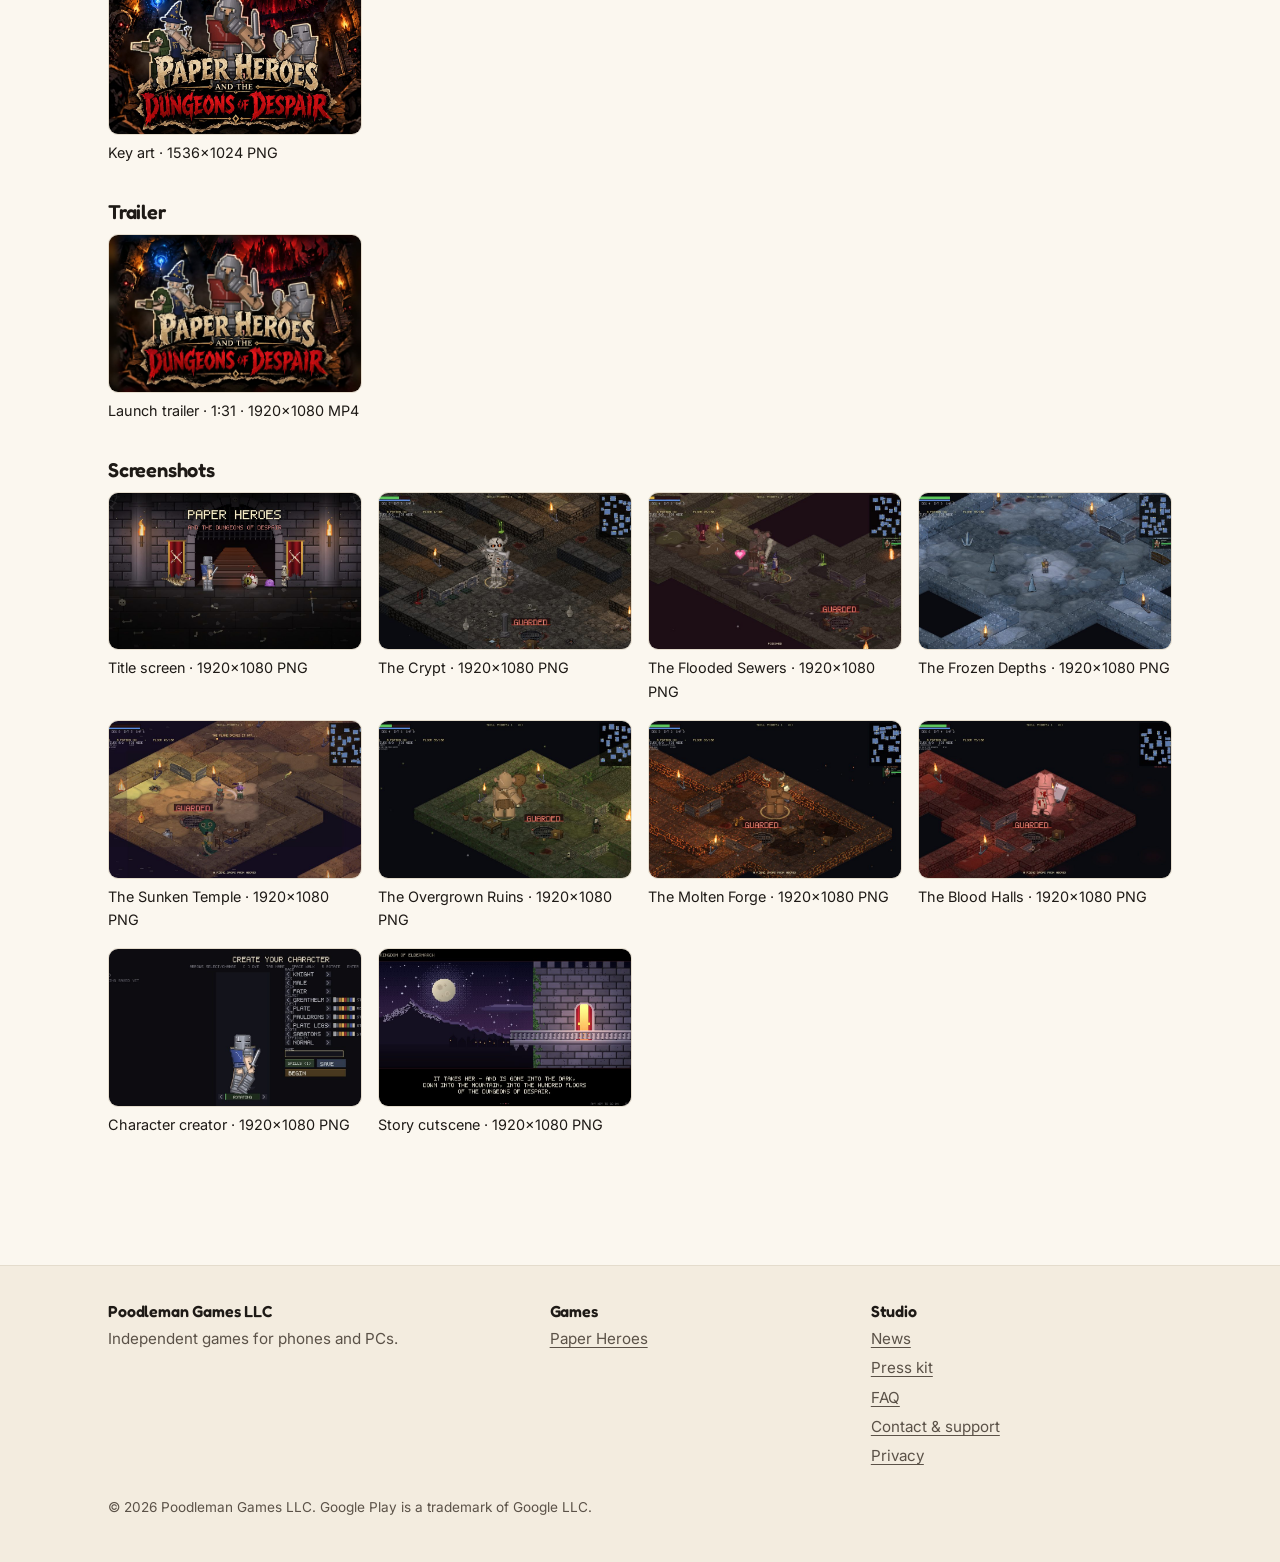
<file: press/index.html>
<!doctype html>
<html lang="en">
<head>
<meta charset="utf-8">
<meta name="viewport" content="width=device-width, initial-scale=1">
<title>Press Kit | Poodleman Games LLC</title>
<meta name="description" content="Press kit for Poodleman Games LLC and Paper Heroes: fact sheet, description, logos, key art and screenshots.">
<link rel="canonical" href="https://poodlemangames.com/press/">
<meta property="og:type" content="website">
<meta property="og:site_name" content="Poodleman Games LLC">
<meta property="og:title" content="Press Kit | Poodleman Games LLC">
<meta property="og:description" content="Press kit for Poodleman Games LLC and Paper Heroes: fact sheet, description, logos, key art and screenshots.">
<meta property="og:url" content="https://poodlemangames.com/press/">
<meta property="og:image" content="https://poodlemangames.com/assets/img/og-studio.jpg">
<meta name="theme-color" content="#ffc21a">
<link rel="icon" href="/favicon.ico" sizes="any">
<link rel="icon" type="image/png" href="/assets/img/favicon-64.png">
<link rel="apple-touch-icon" href="/assets/img/apple-touch-icon.png">
<link rel="preconnect" href="https://fonts.googleapis.com">
<link rel="preconnect" href="https://fonts.gstatic.com" crossorigin>
<link rel="stylesheet" href="https://fonts.googleapis.com/css2?family=Fredoka:wght@500;600;700&family=Inter:wght@400;500;600&display=swap">
<link rel="stylesheet" href="/assets/css/site.css">
</head>
<body>
<a class="skip" href="#main">Skip to content</a>

<header class="site-header">
  <div class="wrap">
    <a class="brand" href="/"><img src="/assets/img/poodleman-logo-128.webp?v=3" alt="" width="44" height="44">Poodleman Games LLC</a>
    <nav class="site-nav" aria-label="Main">
      <a href="/games/">Games</a>
      <a href="/news/">News</a>
      <a href="/press/" aria-current="page">Press</a>
      <a href="/faq/">FAQ</a>
      <a href="/contact/">Contact</a>
    </nav>
  </div>
</header>

<main id="main">
  <section class="section">
    <div class="wrap">
      <p class="eyebrow">Press</p>
      <h1>Press kit</h1>
      <p class="lead">Everything you need to write about or make videos of our games. All assets are free to use in coverage. For keys or interviews, <a href="/contact/">get in touch</a>.</p>
    </div>
  </section>

  <section class="section-tight">
    <div class="wrap grid grid-2" style="align-items:start">
      <div>
        <h2>Studio</h2>
        <div class="card"><div class="table-scroll"><table class="factsheet">
          <tr><th>Name</th><td>Poodleman Games LLC</td></tr>
          <tr><th>Type</th><td>Independent game studio</td></tr>
          <tr><th>Website</th><td><a href="https://poodlemangames.com/">poodlemangames.com</a></td></tr>
          <tr><th>Press contact</th><td><a class="js-email" data-e="moc.semagnameldoop#nameldoop">poodleman (at) poodlemangames (dot) com</a></td></tr>
        </table></div></div>
      </div>
      <div>
        <h2>Studio logo</h2>
        <div class="download-grid" style="grid-template-columns:1fr">
          <figure><a href="/assets/press/poodleman-games-logo.png" download><img src="/assets/img/poodleman-logo-512.png?v=3" alt="Poodleman Games logo" style="aspect-ratio:1;object-fit:contain;max-width:260px" width="512" height="512" loading="lazy"></a><figcaption>Logo &middot; 1254&times;1254 PNG</figcaption></figure>
        </div>
      </div>
    </div>
  </section>

  <section class="section" id="paper-heroes">
    <div class="wrap">
      <p class="eyebrow">Game</p>
      <h2>Paper Heroes and the Dungeons of Despair</h2>
      <div class="grid grid-2" style="align-items:start;margin-top:16px">
        <div class="card"><div class="table-scroll"><table class="factsheet">
          <tr><th>Developer</th><td>Poodleman Games LLC</td></tr>
          <tr><th>Genre</th><td>Isometric dungeon crawler / action RPG</td></tr>
          <tr><th>Platforms</th><td>Android (Google Play), Windows; iOS (iPhone and iPad, iOS 14 or later) in development</td></tr>
          <tr><th>Release</th><td>Out now on <a href="https://play.google.com/store/apps/details?id=com.poodlemangames.paperheroes">Google Play</a>; Windows coming soon</td></tr>
          <tr><th>Price</th><td>Free with ads on Android, with a one-time Remove Ads purchase</td></tr>
          <tr><th>Current version</th><td>1.42</td></tr>
          <tr><th>Engine</th><td>MonoGame (C#)</td></tr>
          <tr><th>Game page</th><td><a href="/games/paperheroes/">poodlemangames.com/games/paperheroes</a></td></tr>
        </table></div></div>
        <div class="prose">
          <h3 style="margin-top:0">Description</h3>
          <p>A dragon has carried off the princess, and something darker is pulling its strings. Paper Heroes is an isometric dungeon crawler in which you fold up a hero and fight your way down a hundred floors to bring her home.</p>
          <h3>Features</h3>
          <ul>
            <li>100 floors across 10 biomes, from the Crypt to the Dragon's Keep</li>
            <li>7 playable races, each with its own 25-tier skill tree</li>
            <li>100+ enemies and 20 floor bosses, all animated paper dolls</li>
            <li>A story rolled fresh each run, told in pixel-art cutscenes, with six possible overlords</li>
            <li>Puzzle gates, traps, mimics, a forge for fusing loot up to mythic, and hobgoblin allies</li>
            <li>Touch controls on mobile; keyboard, mouse or controller on PC</li>
          </ul>
        </div>
      </div>

      <h3 style="margin-top:36px">Key art</h3>
      <div class="download-grid">
        <figure><a href="/assets/press/paperheroes-keyart-heroes.png" download><img src="/assets/img/paperheroes/keyart-heroes-960.jpg" alt="Paper Heroes key art with the in-game heroes" width="960" height="640" loading="lazy"></a><figcaption>Key art &middot; 1536&times;1024 PNG</figcaption></figure>
      </div>

      <h3 style="margin-top:36px">Trailer</h3>
      <div class="download-grid">
        <figure><a href="/assets/video/paper-heroes-launch-trailer.mp4?v=2" download><img src="/assets/img/paperheroes/trailer-poster.jpg" alt="Paper Heroes launch trailer" width="1280" height="720" loading="lazy"></a><figcaption>Launch trailer &middot; 1:31 &middot; 1920&times;1080 MP4</figcaption></figure>
      </div>

      <h3 style="margin-top:36px">Screenshots</h3>
      <div class="download-grid">
        <figure><a href="/assets/press/paperheroes-screenshot-title.png" download><img src="/assets/img/paperheroes/screens/title-960.jpg" alt="Paper Heroes screenshot: Title screen" width="960" height="540" loading="lazy"></a><figcaption>Title screen &middot; 1920&times;1080 PNG</figcaption></figure>
        <figure><a href="/assets/press/paperheroes-screenshot-crypt.png" download><img src="/assets/img/paperheroes/screens/crypt-960.jpg" alt="Paper Heroes screenshot: The Crypt" width="960" height="540" loading="lazy"></a><figcaption>The Crypt &middot; 1920&times;1080 PNG</figcaption></figure>
        <figure><a href="/assets/press/paperheroes-screenshot-sewers.png" download><img src="/assets/img/paperheroes/screens/sewers-960.jpg" alt="Paper Heroes screenshot: The Flooded Sewers" width="960" height="540" loading="lazy"></a><figcaption>The Flooded Sewers &middot; 1920&times;1080 PNG</figcaption></figure>
        <figure><a href="/assets/press/paperheroes-screenshot-frozen.png" download><img src="/assets/img/paperheroes/screens/frozen-960.jpg" alt="Paper Heroes screenshot: The Frozen Depths" width="960" height="540" loading="lazy"></a><figcaption>The Frozen Depths &middot; 1920&times;1080 PNG</figcaption></figure>
        <figure><a href="/assets/press/paperheroes-screenshot-temple.png" download><img src="/assets/img/paperheroes/screens/temple-960.jpg" alt="Paper Heroes screenshot: The Sunken Temple" width="960" height="540" loading="lazy"></a><figcaption>The Sunken Temple &middot; 1920&times;1080 PNG</figcaption></figure>
        <figure><a href="/assets/press/paperheroes-screenshot-ruins.png" download><img src="/assets/img/paperheroes/screens/ruins-960.jpg" alt="Paper Heroes screenshot: The Overgrown Ruins" width="960" height="540" loading="lazy"></a><figcaption>The Overgrown Ruins &middot; 1920&times;1080 PNG</figcaption></figure>
        <figure><a href="/assets/press/paperheroes-screenshot-forge.png" download><img src="/assets/img/paperheroes/screens/forge-960.jpg" alt="Paper Heroes screenshot: The Molten Forge" width="960" height="540" loading="lazy"></a><figcaption>The Molten Forge &middot; 1920&times;1080 PNG</figcaption></figure>
        <figure><a href="/assets/press/paperheroes-screenshot-blood.png" download><img src="/assets/img/paperheroes/screens/blood-960.jpg" alt="Paper Heroes screenshot: The Blood Halls" width="960" height="540" loading="lazy"></a><figcaption>The Blood Halls &middot; 1920&times;1080 PNG</figcaption></figure>
        <figure><a href="/assets/press/paperheroes-screenshot-creator.png" download><img src="/assets/img/paperheroes/screens/creator-960.jpg" alt="Paper Heroes screenshot: Character creator" width="960" height="540" loading="lazy"></a><figcaption>Character creator &middot; 1920&times;1080 PNG</figcaption></figure>
        <figure><a href="/assets/press/paperheroes-screenshot-cutscene.png" download><img src="/assets/img/paperheroes/screens/cutscene-960.jpg" alt="Paper Heroes screenshot: Story cutscene" width="960" height="540" loading="lazy"></a><figcaption>Story cutscene &middot; 1920&times;1080 PNG</figcaption></figure>
      </div>
    </div>
  </section>
</main>

<footer class="site-footer">
  <div class="wrap">
    <div>
      <h3>Poodleman Games LLC</h3>
      <p>Independent games for phones and PCs.</p>
    </div>
    <div>
      <h3>Games</h3>
      <ul>
        <li><a href="/games/paperheroes/">Paper Heroes</a></li>
      </ul>
    </div>
    <div>
      <h3>Studio</h3>
      <ul>
        <li><a href="/news/">News</a></li>
        <li><a href="/press/">Press kit</a></li>
        <li><a href="/faq/">FAQ</a></li>
        <li><a href="/contact/">Contact &amp; support</a></li>
        <li><a href="/privacy/">Privacy</a></li>
      </ul>
    </div>
    <p class="fine">&copy; 2026 Poodleman Games LLC. Google Play is a trademark of Google LLC.</p>
  </div>
</footer>
<script src="/assets/js/email.js" defer></script>
</body>
</html>
</file>
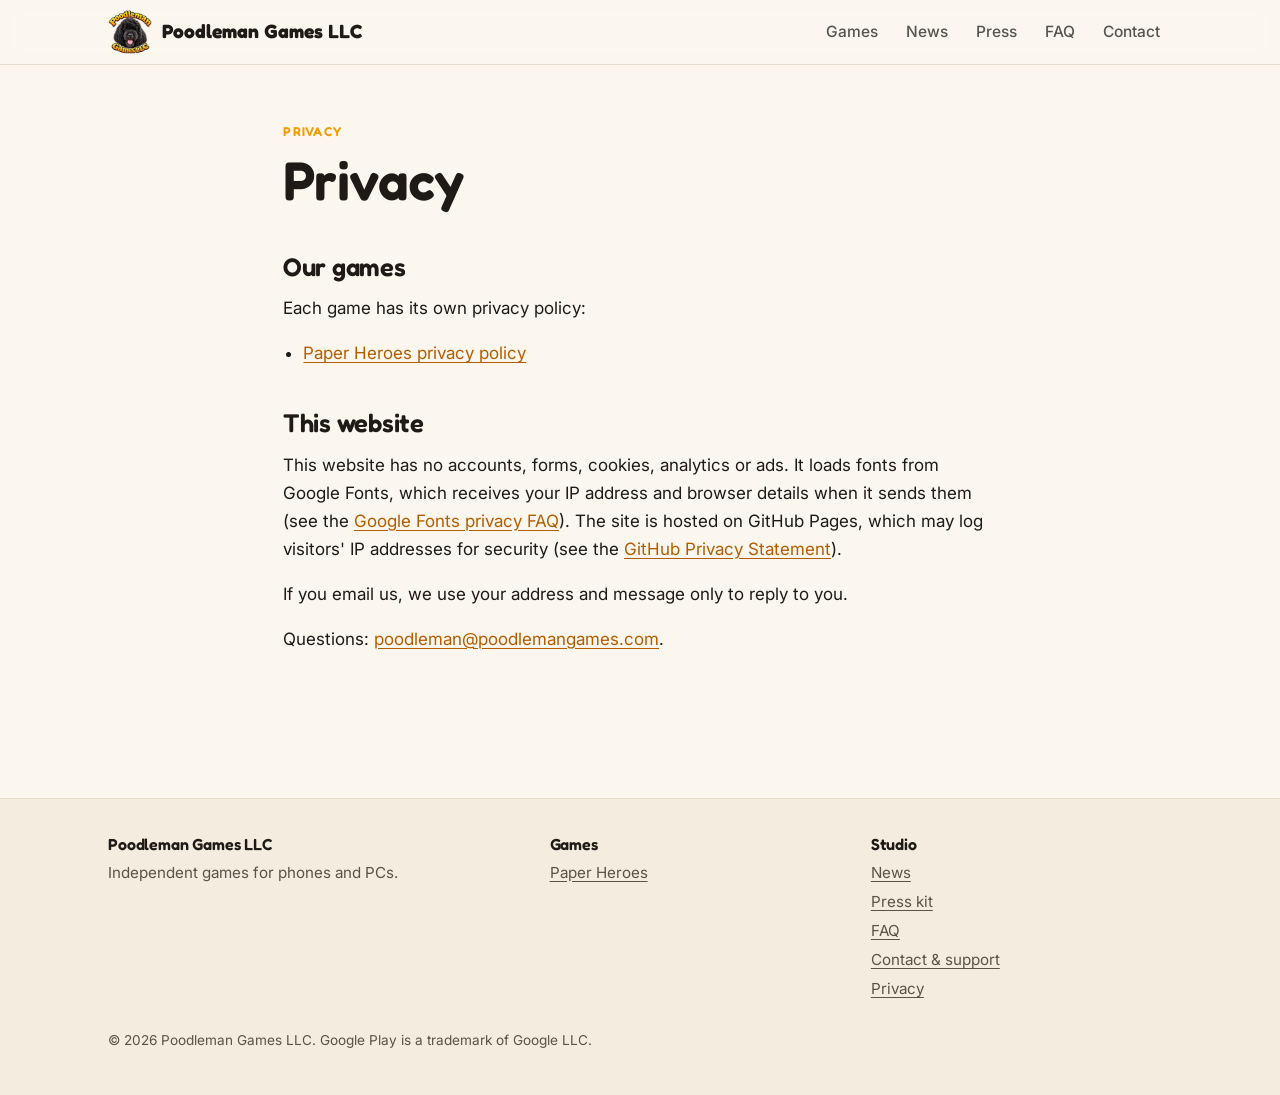
<file: privacy/index.html>
<!doctype html>
<html lang="en">
<head>
<meta charset="utf-8">
<meta name="viewport" content="width=device-width, initial-scale=1">
<title>Privacy | Poodleman Games LLC</title>
<meta name="description" content="Privacy information for the Poodleman Games LLC website and games.">
<link rel="canonical" href="https://poodlemangames.com/privacy/">
<meta property="og:type" content="website">
<meta property="og:site_name" content="Poodleman Games LLC">
<meta property="og:title" content="Privacy | Poodleman Games LLC">
<meta property="og:description" content="Privacy information for the Poodleman Games LLC website and games.">
<meta property="og:url" content="https://poodlemangames.com/privacy/">
<meta property="og:image" content="https://poodlemangames.com/assets/img/og-studio.jpg">
<meta name="theme-color" content="#ffc21a">
<link rel="icon" href="/favicon.ico" sizes="any">
<link rel="icon" type="image/png" href="/assets/img/favicon-64.png">
<link rel="apple-touch-icon" href="/assets/img/apple-touch-icon.png">
<link rel="preconnect" href="https://fonts.googleapis.com">
<link rel="preconnect" href="https://fonts.gstatic.com" crossorigin>
<link rel="stylesheet" href="https://fonts.googleapis.com/css2?family=Fredoka:wght@500;600;700&family=Inter:wght@400;500;600&display=swap">
<link rel="stylesheet" href="/assets/css/site.css">
</head>
<body>
<a class="skip" href="#main">Skip to content</a>

<header class="site-header">
  <div class="wrap">
    <a class="brand" href="/"><img src="/assets/img/poodleman-logo-128.webp?v=3" alt="" width="44" height="44">Poodleman Games LLC</a>
    <nav class="site-nav" aria-label="Main">
      <a href="/games/">Games</a>
      <a href="/news/">News</a>
      <a href="/press/">Press</a>
      <a href="/faq/">FAQ</a>
      <a href="/contact/">Contact</a>
    </nav>
  </div>
</header>

<main id="main">
  <section class="section">
    <div class="wrap prose">
      <p class="eyebrow">Privacy</p>
      <h1>Privacy</h1>

      <h2>Our games</h2>
      <p>Each game has its own privacy policy:</p>
      <ul>
        <li><a href="/games/paperheroes/privacy/">Paper Heroes privacy policy</a></li>
      </ul>

      <h2>This website</h2>
      <p>This website has no accounts, forms, cookies, analytics or ads. It loads fonts from Google Fonts, which receives your IP address and browser details when it sends them (see the <a href="https://developers.google.com/fonts/faq/privacy">Google Fonts privacy FAQ</a>). The site is hosted on GitHub Pages, which may log visitors' IP addresses for security (see the <a href="https://docs.github.com/en/site-policy/privacy-policies/github-general-privacy-statement">GitHub Privacy Statement</a>).</p>
      <p>If you email us, we use your address and message only to reply to you.</p>
      <p>Questions: <a class="js-email" data-e="moc.semagnameldoop#nameldoop">poodleman (at) poodlemangames (dot) com</a>.</p>
    </div>
  </section>
</main>

<footer class="site-footer">
  <div class="wrap">
    <div>
      <h3>Poodleman Games LLC</h3>
      <p>Independent games for phones and PCs.</p>
    </div>
    <div>
      <h3>Games</h3>
      <ul>
        <li><a href="/games/paperheroes/">Paper Heroes</a></li>
      </ul>
    </div>
    <div>
      <h3>Studio</h3>
      <ul>
        <li><a href="/news/">News</a></li>
        <li><a href="/press/">Press kit</a></li>
        <li><a href="/faq/">FAQ</a></li>
        <li><a href="/contact/">Contact &amp; support</a></li>
        <li><a href="/privacy/">Privacy</a></li>
      </ul>
    </div>
    <p class="fine">&copy; 2026 Poodleman Games LLC. Google Play is a trademark of Google LLC.</p>
  </div>
</footer>
<script src="/assets/js/email.js" defer></script>
</body>
</html>
</file>
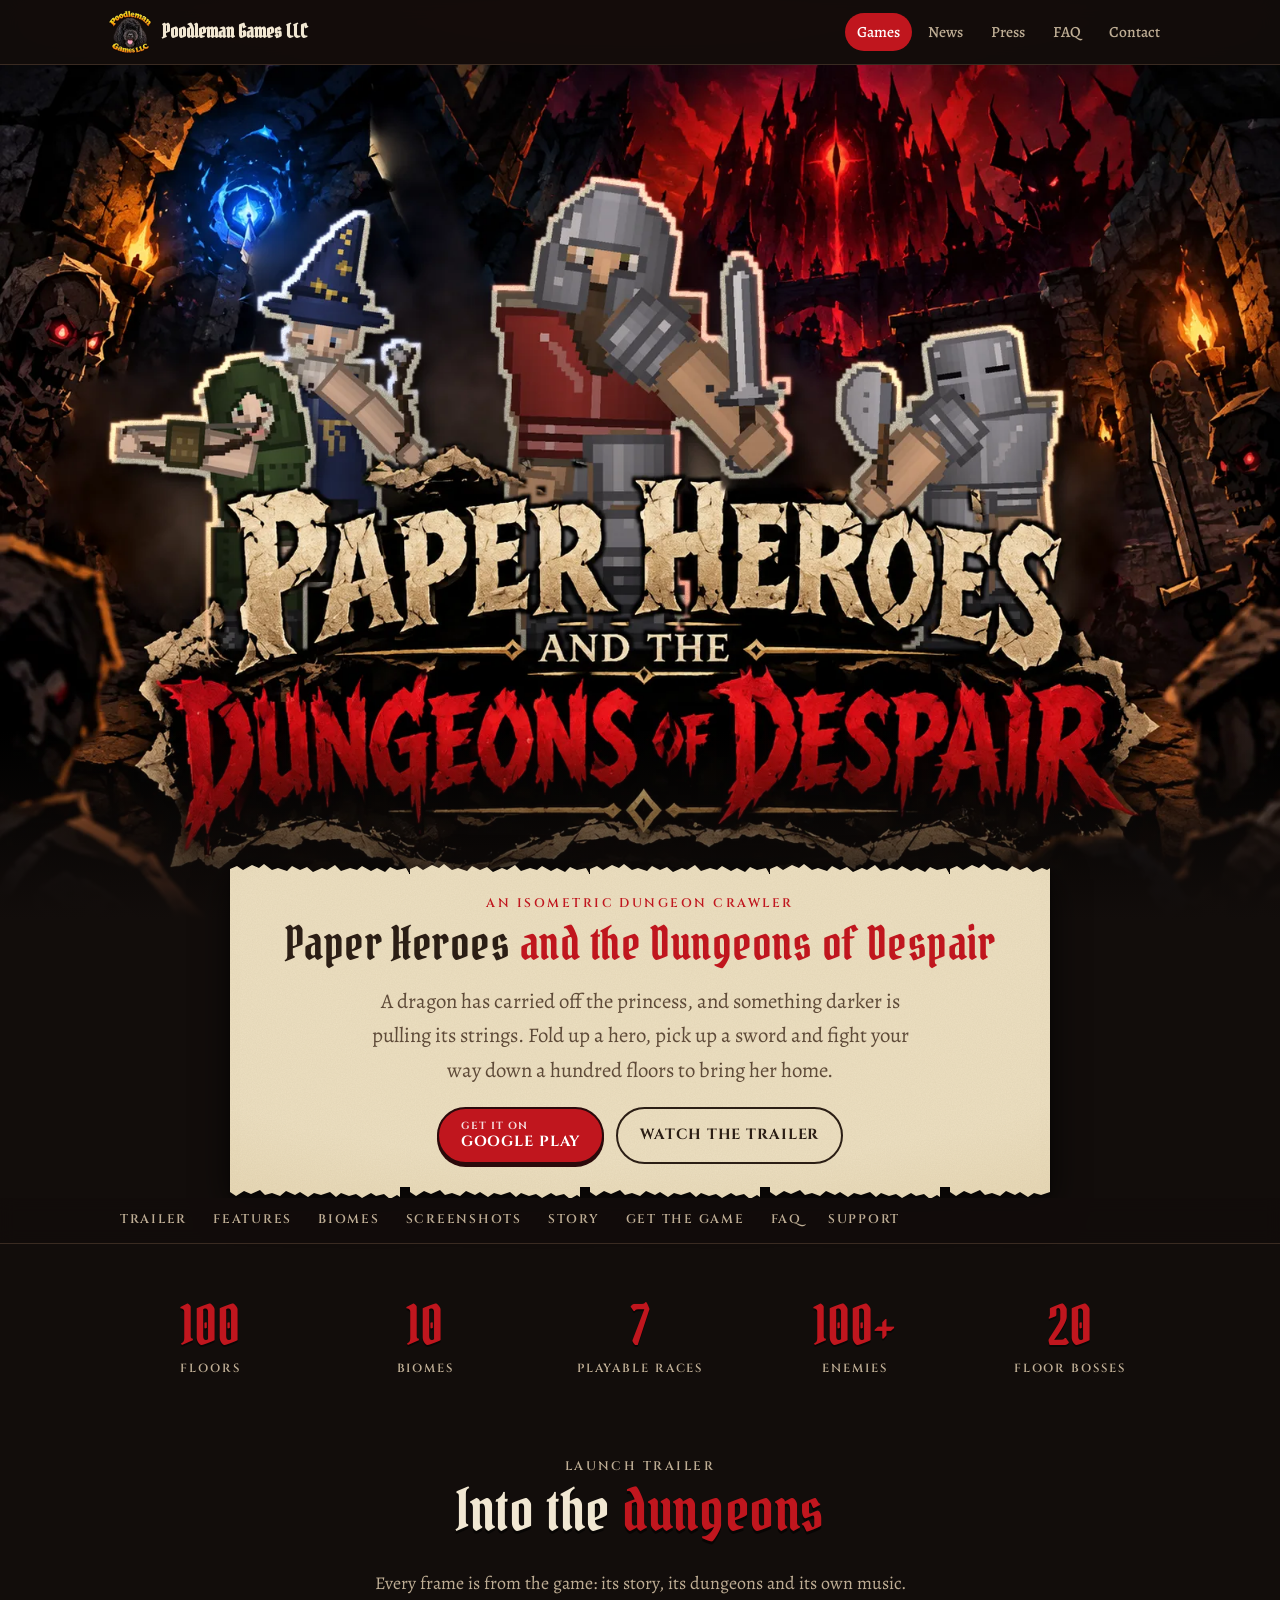
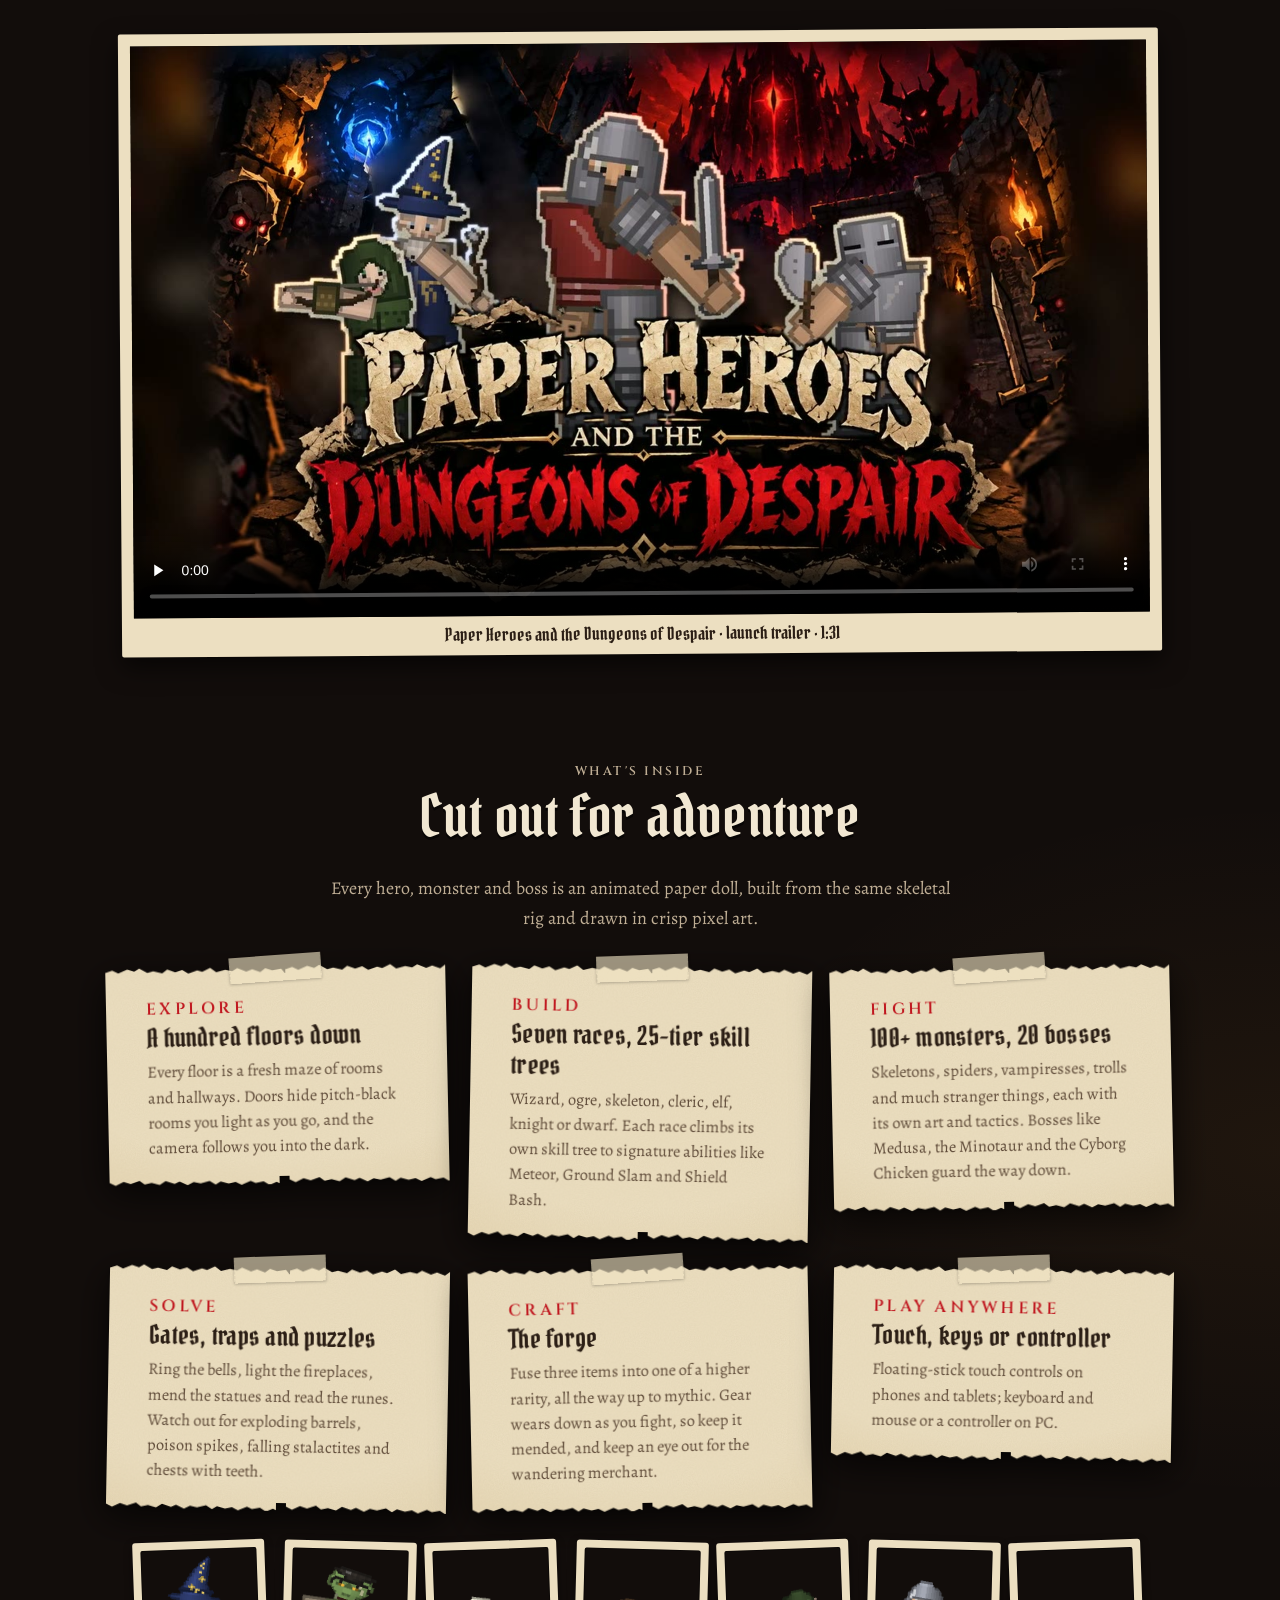
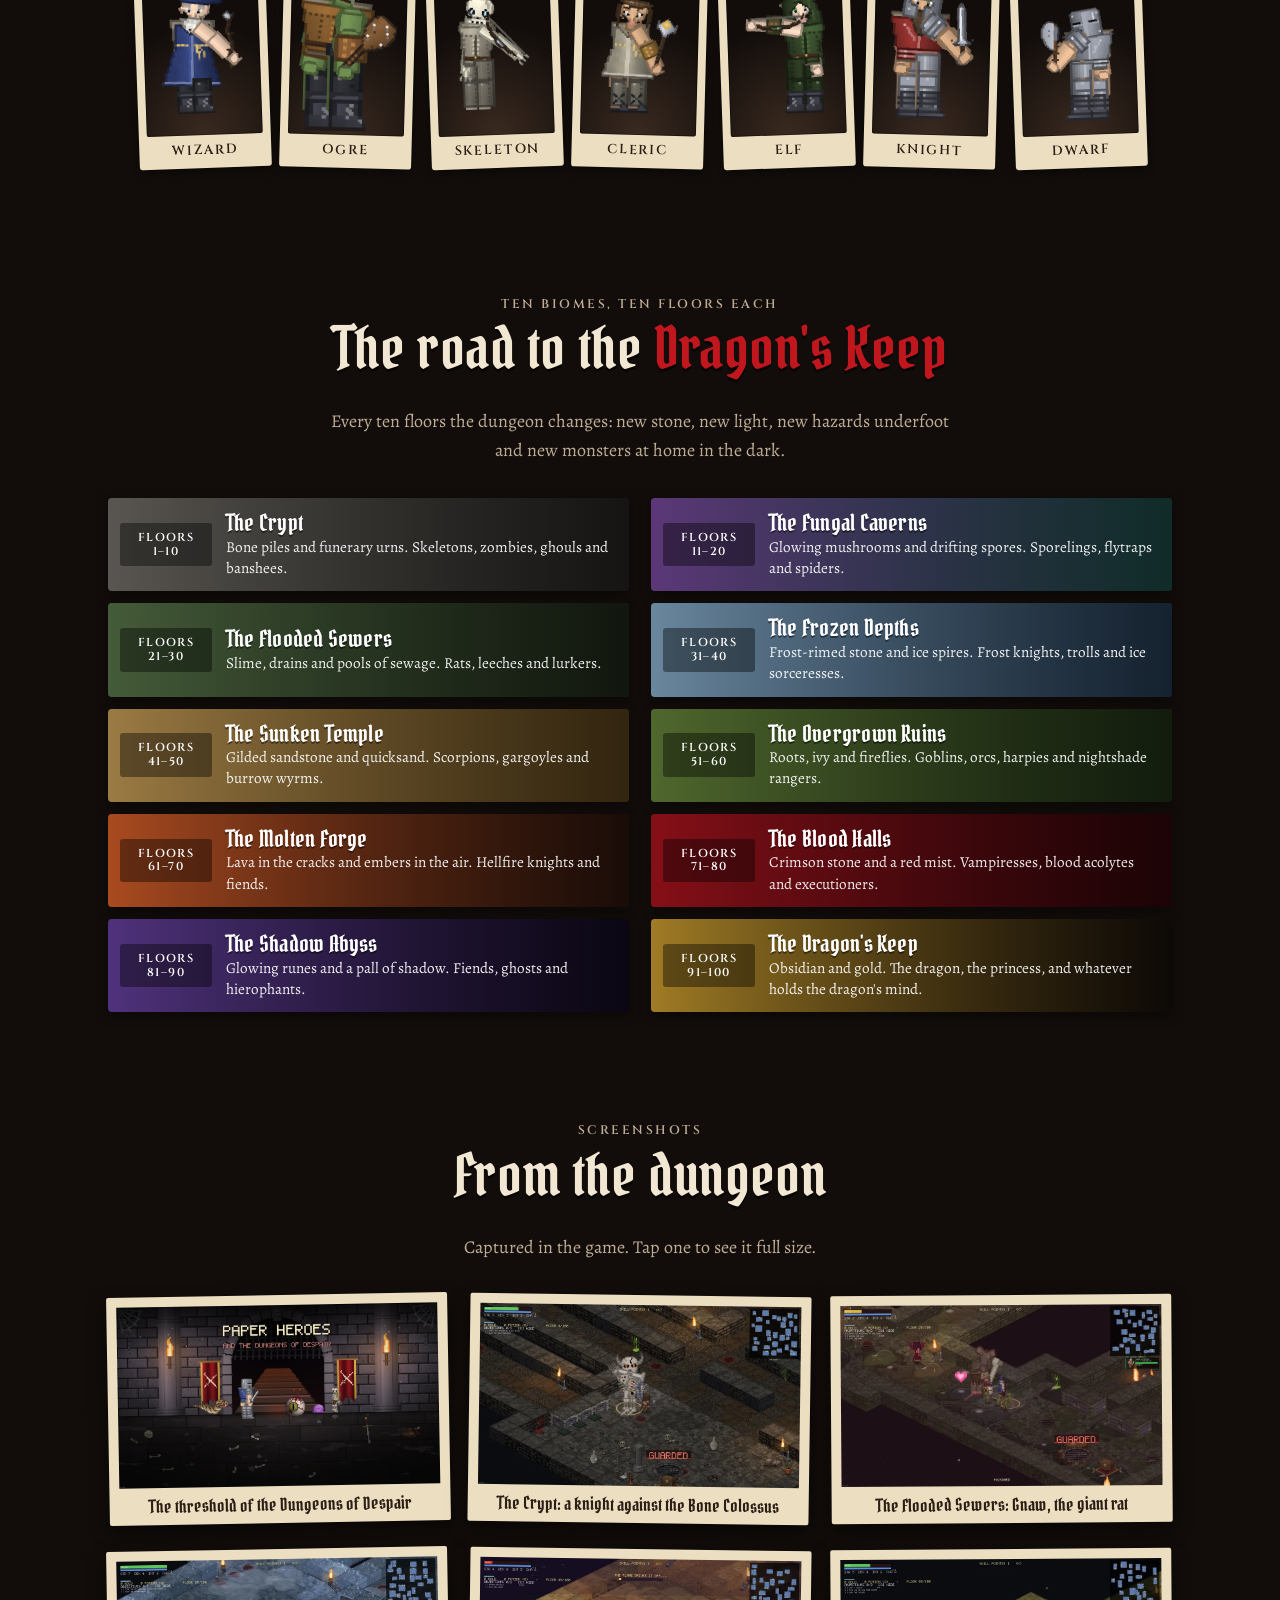
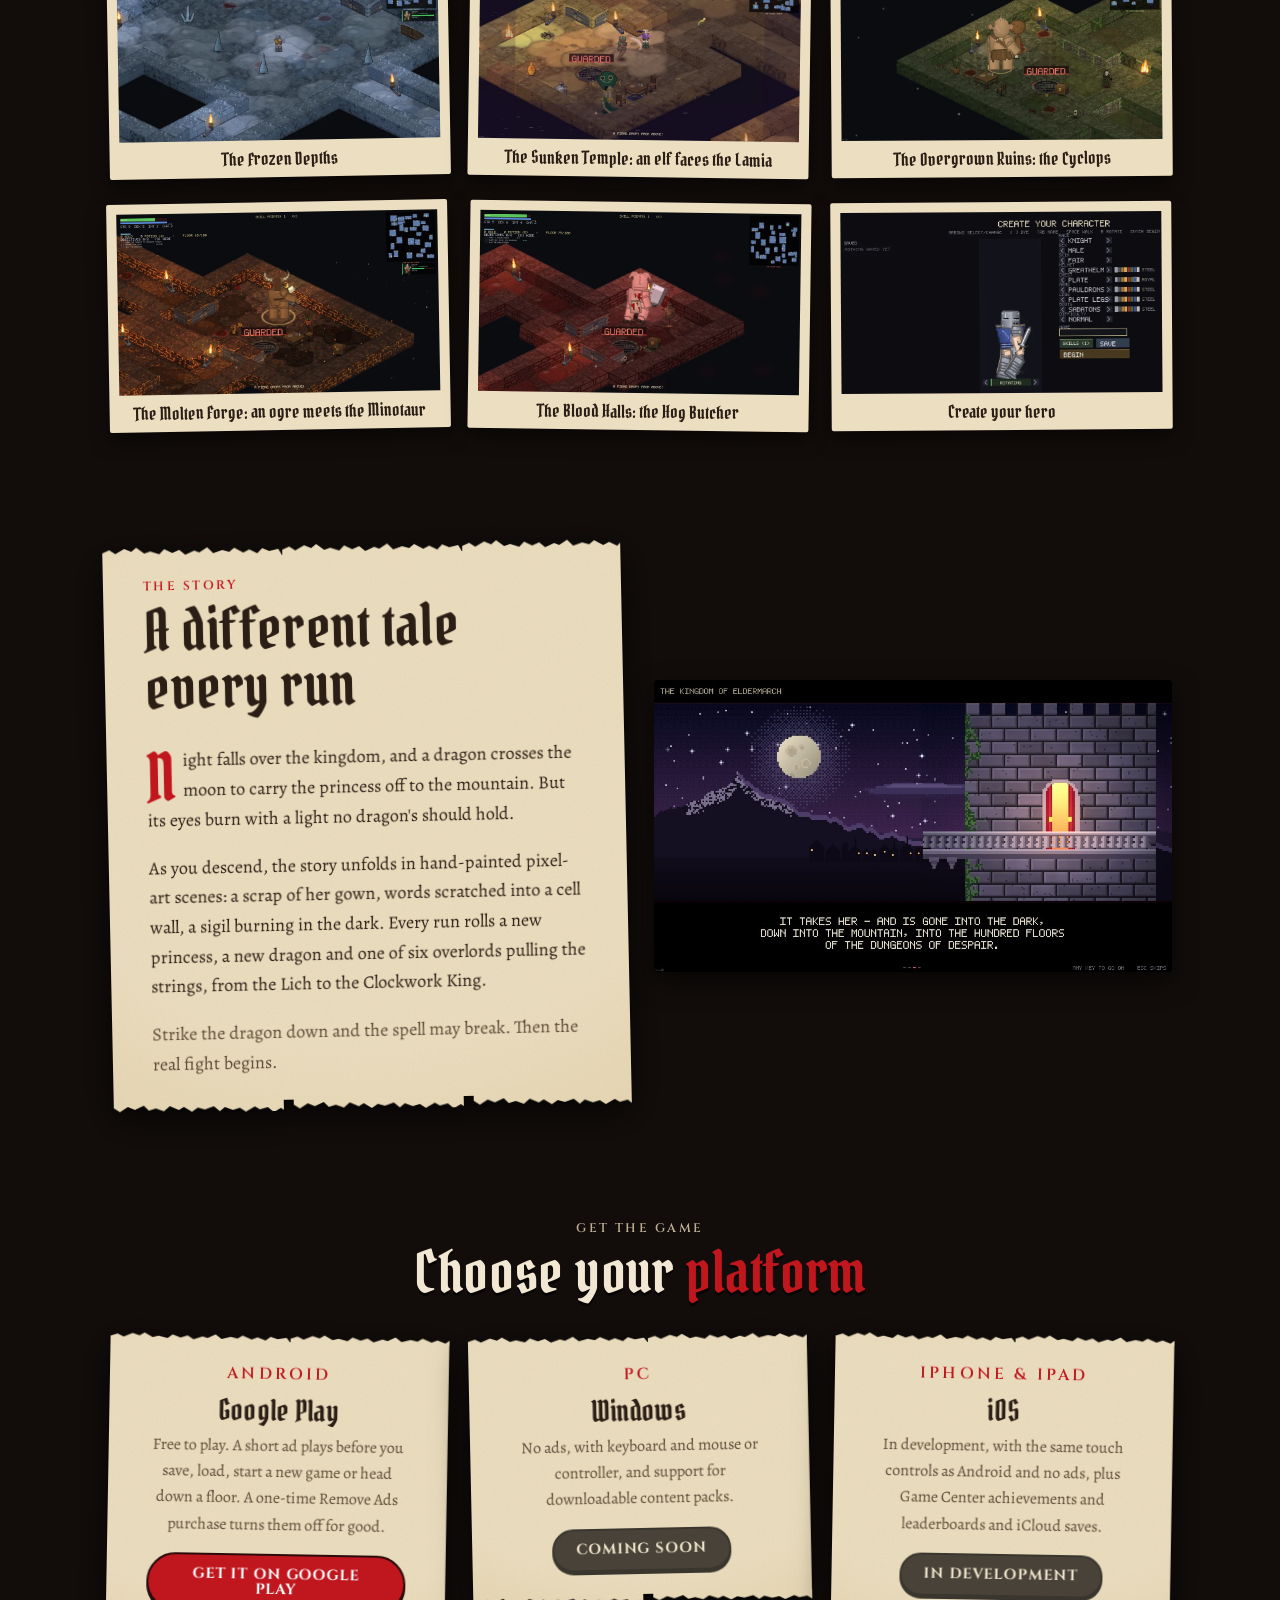
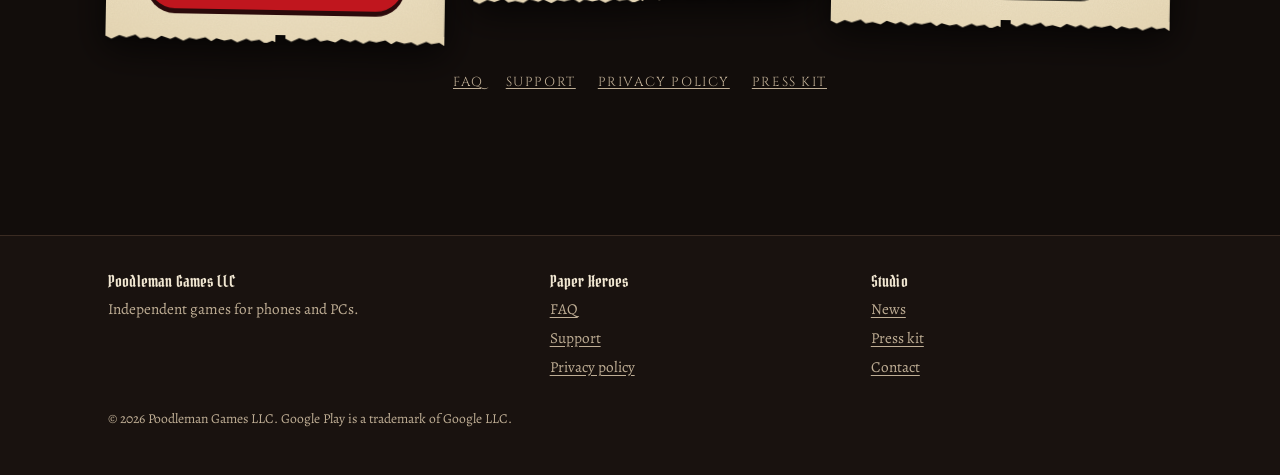
<file: games/paperheroes/index.html>
<!doctype html>
<html lang="en">
<head>
<meta charset="utf-8">
<meta name="viewport" content="width=device-width, initial-scale=1">
<title>Paper Heroes and the Dungeons of Despair</title>
<meta name="description" content="Paper Heroes is an isometric dungeon crawler: 100 floors across 10 biomes, 7 playable races, 100+ enemies and 20 floor bosses. Free on Android, coming to Windows and iOS.">
<link rel="canonical" href="https://poodlemangames.com/games/paperheroes/">
<meta property="og:type" content="website">
<meta property="og:site_name" content="Poodleman Games LLC">
<meta property="og:title" content="Paper Heroes and the Dungeons of Despair">
<meta property="og:description" content="Fold up a hero and fight down 100 floors of an isometric dungeon. 7 races, 10 biomes, 100+ enemies, 20 floor bosses.">
<meta property="og:url" content="https://poodlemangames.com/games/paperheroes/">
<meta property="og:image" content="https://poodlemangames.com/assets/img/paperheroes/og.jpg">
<meta name="twitter:card" content="summary_large_image">
<meta name="theme-color" content="#120d0b">
<link rel="icon" href="/favicon.ico" sizes="any">
<link rel="icon" type="image/png" href="/assets/img/favicon-64.png">
<link rel="apple-touch-icon" href="/assets/img/apple-touch-icon.png">
<link rel="preconnect" href="https://fonts.googleapis.com">
<link rel="preconnect" href="https://fonts.gstatic.com" crossorigin>
<link rel="stylesheet" href="https://fonts.googleapis.com/css2?family=Alegreya:ital,wght@0,400;0,600;1,400&family=Cinzel:wght@600;700&family=Fredoka:wght@600;700&family=Inter:wght@400;500;600&family=Pirata+One&display=swap">
<link rel="stylesheet" href="/assets/css/site.css">
<link rel="stylesheet" href="/assets/css/paperheroes.css?v=3">
<script type="application/ld+json">
{
  "@context": "https://schema.org",
  "@type": "VideoGame",
  "name": "Paper Heroes and the Dungeons of Despair",
  "alternateName": "Paper Heroes",
  "url": "https://poodlemangames.com/games/paperheroes/",
  "image": "https://poodlemangames.com/assets/img/paperheroes/og.jpg",
  "description": "An isometric dungeon crawler: 100 floors across 10 biomes, 7 playable races, 100+ enemies and 20 floor bosses.",
  "genre": ["Dungeon crawler", "Action RPG"],
  "gamePlatform": ["Android", "Windows", "iOS"],
  "operatingSystem": "Android",
  "applicationCategory": "GameApplication",
  "installUrl": "https://play.google.com/store/apps/details?id=com.poodlemangames.paperheroes",
  "offers": { "@type": "Offer", "price": "0", "priceCurrency": "USD", "url": "https://play.google.com/store/apps/details?id=com.poodlemangames.paperheroes" },
  "author": { "@type": "Organization", "name": "Poodleman Games LLC", "url": "https://poodlemangames.com/" }
}
</script>
</head>
<body class="ph">
<a class="skip" href="#main">Skip to content</a>

<header class="site-header">
  <div class="wrap">
    <a class="brand" href="/"><img src="/assets/img/poodleman-logo-128.webp?v=3" alt="" width="44" height="44">Poodleman Games LLC</a>
    <nav class="site-nav" aria-label="Main">
      <a href="/games/" aria-current="page">Games</a>
      <a href="/news/">News</a>
      <a href="/press/">Press</a>
      <a href="/faq/">FAQ</a>
      <a href="/contact/">Contact</a>
    </nav>
  </div>
</header>

<main id="main">
  <div class="ph-hero">
    <picture>
      <source type="image/webp" srcset="/assets/img/paperheroes/keyart-heroes-960.webp 960w, /assets/img/paperheroes/keyart-heroes-1600.webp 1600w" sizes="100vw">
      <img src="/assets/img/paperheroes/keyart-heroes-1600.jpg" alt="Paper Heroes and the Dungeons of Despair: an archer, a wizard, a dwarf and a knight before a burning dungeon" width="1600" height="1067" fetchpriority="high">
    </picture>
  </div>

  <div class="ph-intro wrap">
    <div class="paper-shadow">
      <div class="paper">
        <p class="ph-label">An isometric dungeon crawler</p>
        <h1>Paper Heroes <span class="red">and the Dungeons of Despair</span></h1>
        <p class="lead">A dragon has carried off the princess, and something darker is pulling its strings. Fold up a hero, pick up a sword and fight your way down a hundred floors to bring her home.</p>
        <div class="btn-row">
          <a class="btn" href="https://play.google.com/store/apps/details?id=com.poodlemangames.paperheroes"><span class="btn-stack"><span class="sub">Get it on</span>Google Play</span></a>
          <a class="btn ghost" href="#trailer">Watch the trailer</a>
        </div>
      </div>
    </div>
  </div>

  <nav class="ph-tabs" aria-label="On this page">
    <div class="wrap">
      <a href="#trailer">Trailer</a>
      <a href="#features">Features</a>
      <a href="#biomes">Biomes</a>
      <a href="#screens">Screenshots</a>
      <a href="#story">Story</a>
      <a href="#get">Get the game</a>
      <a href="/faq/#paper-heroes">FAQ</a>
      <a href="/contact/">Support</a>
    </div>
  </nav>

  <div class="wrap">
    <div class="stats" role="list">
      <div class="stat" role="listitem"><b>100</b><span>Floors</span></div>
      <div class="stat" role="listitem"><b>10</b><span>Biomes</span></div>
      <div class="stat" role="listitem"><b>7</b><span>Playable races</span></div>
      <div class="stat" role="listitem"><b>100+</b><span>Enemies</span></div>
      <div class="stat" role="listitem"><b>20</b><span>Floor bosses</span></div>
    </div>
  </div>

  <section class="section" id="trailer">
    <div class="wrap">
      <div class="section-head">
        <p class="ph-label">Launch trailer</p>
        <h2 class="ph-title">Into the <span class="red">dungeons</span></h2>
        <p>Every frame is from the game: its story, its dungeons and its own music.</p>
      </div>
      <figure class="trailer">
        <video controls playsinline preload="none" poster="/assets/img/paperheroes/trailer-poster.jpg" width="1920" height="1080">
          <source src="/assets/video/paper-heroes-launch-trailer.mp4?v=2" type="video/mp4">
          <a href="/assets/video/paper-heroes-launch-trailer.mp4?v=2">Watch the Paper Heroes launch trailer (MP4)</a>
        </video>
        <figcaption>Paper Heroes and the Dungeons of Despair &middot; launch trailer &middot; 1:31</figcaption>
      </figure>
    </div>
  </section>

  <section class="section" id="features">
    <div class="wrap">
      <div class="section-head">
        <p class="ph-label">What's inside</p>
        <h2 class="ph-title">Cut out for adventure</h2>
        <p>Every hero, monster and boss is an animated paper doll, built from the same skeletal rig and drawn in crisp pixel art.</p>
      </div>
      <div class="features">
        <article class="feature cutout tilt-l tape"><div class="paper-shadow"><div class="paper">
          <p class="ph-label">Explore</p>
          <h3>A hundred floors down</h3>
          <p>Every floor is a fresh maze of rooms and hallways. Doors hide pitch-black rooms you light as you go, and the camera follows you into the dark.</p>
        </div></div></article>
        <article class="feature cutout tilt-r tape"><div class="paper-shadow"><div class="paper">
          <p class="ph-label">Build</p>
          <h3>Seven races, 25-tier skill trees</h3>
          <p>Wizard, ogre, skeleton, cleric, elf, knight or dwarf. Each race climbs its own skill tree to signature abilities like Meteor, Ground Slam and Shield Bash.</p>
        </div></div></article>
        <article class="feature cutout tilt-l tape"><div class="paper-shadow"><div class="paper">
          <p class="ph-label">Fight</p>
          <h3>100+ monsters, 20 bosses</h3>
          <p>Skeletons, spiders, vampiresses, trolls and much stranger things, each with its own art and tactics. Bosses like Medusa, the Minotaur and the Cyborg Chicken guard the way down.</p>
        </div></div></article>
        <article class="feature cutout tilt-r tape"><div class="paper-shadow"><div class="paper">
          <p class="ph-label">Solve</p>
          <h3>Gates, traps and puzzles</h3>
          <p>Ring the bells, light the fireplaces, mend the statues and read the runes. Watch out for exploding barrels, poison spikes, falling stalactites and chests with teeth.</p>
        </div></div></article>
        <article class="feature cutout tilt-l tape"><div class="paper-shadow"><div class="paper">
          <p class="ph-label">Craft</p>
          <h3>The forge</h3>
          <p>Fuse three items into one of a higher rarity, all the way up to mythic. Gear wears down as you fight, so keep it mended, and keep an eye out for the wandering merchant.</p>
        </div></div></article>
        <article class="feature cutout tilt-r tape"><div class="paper-shadow"><div class="paper">
          <p class="ph-label">Play anywhere</p>
          <h3>Touch, keys or controller</h3>
          <p>Floating-stick touch controls on phones and tablets; keyboard and mouse or a controller on PC.</p>
        </div></div></article>
      </div>
      <ul class="races" aria-label="Playable races">
        <li class="race"><picture><source type="image/webp" srcset="/assets/img/paperheroes/heroes/wizard.webp"><img src="/assets/img/paperheroes/heroes/wizard.png" alt="A wizard in a blue starred hat and robe, staff raised" width="217" height="406" loading="lazy" decoding="async"></picture><span>Wizard</span></li>
        <li class="race"><picture><source type="image/webp" srcset="/assets/img/paperheroes/heroes/ogre.webp"><img src="/assets/img/paperheroes/heroes/ogre.png" alt="A green ogre in bronze leathers, club in hand" width="217" height="406" loading="lazy" decoding="async"></picture><span>Ogre</span></li>
        <li class="race"><picture><source type="image/webp" srcset="/assets/img/paperheroes/heroes/skeleton.webp"><img src="/assets/img/paperheroes/heroes/skeleton.png" alt="A skeleton in bone-white rags, bow drawn" width="217" height="406" loading="lazy" decoding="async"></picture><span>Skeleton</span></li>
        <li class="race"><picture><source type="image/webp" srcset="/assets/img/paperheroes/heroes/cleric.webp"><img src="/assets/img/paperheroes/heroes/cleric.png" alt="A cleric in a pale robe holding a mace" width="217" height="406" loading="lazy" decoding="async"></picture><span>Cleric</span></li>
        <li class="race"><picture><source type="image/webp" srcset="/assets/img/paperheroes/heroes/elf.webp"><img src="/assets/img/paperheroes/heroes/elf.png" alt="An elf in a green hood and leathers, drawing a bow" width="217" height="406" loading="lazy" decoding="async"></picture><span>Elf</span></li>
        <li class="race"><picture><source type="image/webp" srcset="/assets/img/paperheroes/heroes/knight.webp"><img src="/assets/img/paperheroes/heroes/knight.png" alt="A knight in a barbute helm and crimson plate, sword raised" width="217" height="406" loading="lazy" decoding="async"></picture><span>Knight</span></li>
        <li class="race"><picture><source type="image/webp" srcset="/assets/img/paperheroes/heroes/dwarf.webp"><img src="/assets/img/paperheroes/heroes/dwarf.png" alt="A dwarf in a steel greathelm and plate, axe raised" width="217" height="406" loading="lazy" decoding="async"></picture><span>Dwarf</span></li>
      </ul>
    </div>
  </section>

  <section class="section" id="biomes">
    <div class="wrap">
      <div class="section-head">
        <p class="ph-label">Ten biomes, ten floors each</p>
        <h2 class="ph-title">The road to the <span class="red">Dragon's Keep</span></h2>
        <p>Every ten floors the dungeon changes: new stone, new light, new hazards underfoot and new monsters at home in the dark.</p>
      </div>
      <div class="biomes">
        <div class="biome" style="--b1:#77736c;--b2:#2f2d2a"><div class="floors">Floors<br>1&ndash;10</div><div><h3>The Crypt</h3><p>Bone piles and funerary urns. Skeletons, zombies, ghouls and banshees.</p></div></div>
        <div class="biome" style="--b1:#7a4aa0;--b2:#24605a"><div class="floors">Floors<br>11&ndash;20</div><div><h3>The Fungal Caverns</h3><p>Glowing mushrooms and drifting spores. Sporelings, flytraps and spiders.</p></div></div>
        <div class="biome" style="--b1:#5b7a4c;--b2:#26321f"><div class="floors">Floors<br>21&ndash;30</div><div><h3>The Flooded Sewers</h3><p>Slime, drains and pools of sewage. Rats, leeches and lurkers.</p></div></div>
        <div class="biome" style="--b1:#8db4d3;--b2:#2e4a68"><div class="floors">Floors<br>31&ndash;40</div><div><h3>The Frozen Depths</h3><p>Frost-rimed stone and ice spires. Frost knights, trolls and ice sorceresses.</p></div></div>
        <div class="biome" style="--b1:#cfa45a;--b2:#6f5222"><div class="floors">Floors<br>41&ndash;50</div><div><h3>The Sunken Temple</h3><p>Gilded sandstone and quicksand. Scorpions, gargoyles and burrow wyrms.</p></div></div>
        <div class="biome" style="--b1:#6a8a3c;--b2:#283d1d"><div class="floors">Floors<br>51&ndash;60</div><div><h3>The Overgrown Ruins</h3><p>Roots, ivy and fireflies. Goblins, orcs, harpies and nightshade rangers.</p></div></div>
        <div class="biome" style="--b1:#e2632a;--b2:#3a1a10"><div class="floors">Floors<br>61&ndash;70</div><div><h3>The Molten Forge</h3><p>Lava in the cracks and embers in the air. Hellfire knights and fiends.</p></div></div>
        <div class="biome" style="--b1:#b3141f;--b2:#3d070c"><div class="floors">Floors<br>71&ndash;80</div><div><h3>The Blood Halls</h3><p>Crimson stone and a red mist. Vampiresses, blood acolytes and executioners.</p></div></div>
        <div class="biome" style="--b1:#6a43a6;--b2:#170e28"><div class="floors">Floors<br>81&ndash;90</div><div><h3>The Shadow Abyss</h3><p>Glowing runes and a pall of shadow. Fiends, ghosts and hierophants.</p></div></div>
        <div class="biome" style="--b1:#d6a531;--b2:#1d140c"><div class="floors">Floors<br>91&ndash;100</div><div><h3>The Dragon's Keep</h3><p>Obsidian and gold. The dragon, the princess, and whatever holds the dragon's mind.</p></div></div>
      </div>
    </div>
  </section>

  <section class="section" id="screens">
    <div class="wrap">
      <div class="section-head">
        <p class="ph-label">Screenshots</p>
        <h2 class="ph-title">From the dungeon</h2>
        <p>Captured in the game. Tap one to see it full size.</p>
      </div>
      <div class="shots">
        <figure class="shot"><a href="/assets/img/paperheroes/screens/title-1920.jpg"><picture><source type="image/webp" srcset="/assets/img/paperheroes/screens/title-960.webp"><img src="/assets/img/paperheroes/screens/title-960.jpg" alt="Screenshot: The threshold of the Dungeons of Despair" width="960" height="540" loading="lazy"></picture></a><figcaption>The threshold of the Dungeons of Despair</figcaption></figure>
        <figure class="shot"><a href="/assets/img/paperheroes/screens/crypt-1920.jpg"><picture><source type="image/webp" srcset="/assets/img/paperheroes/screens/crypt-960.webp"><img src="/assets/img/paperheroes/screens/crypt-960.jpg" alt="Screenshot: The Crypt: a knight against the Bone Colossus" width="960" height="540" loading="lazy"></picture></a><figcaption>The Crypt: a knight against the Bone Colossus</figcaption></figure>
        <figure class="shot"><a href="/assets/img/paperheroes/screens/sewers-1920.jpg"><picture><source type="image/webp" srcset="/assets/img/paperheroes/screens/sewers-960.webp"><img src="/assets/img/paperheroes/screens/sewers-960.jpg" alt="Screenshot: The Flooded Sewers: Gnaw, the giant rat" width="960" height="540" loading="lazy"></picture></a><figcaption>The Flooded Sewers: Gnaw, the giant rat</figcaption></figure>
        <figure class="shot"><a href="/assets/img/paperheroes/screens/frozen-1920.jpg"><picture><source type="image/webp" srcset="/assets/img/paperheroes/screens/frozen-960.webp"><img src="/assets/img/paperheroes/screens/frozen-960.jpg" alt="Screenshot: The Frozen Depths" width="960" height="540" loading="lazy"></picture></a><figcaption>The Frozen Depths</figcaption></figure>
        <figure class="shot"><a href="/assets/img/paperheroes/screens/temple-1920.jpg"><picture><source type="image/webp" srcset="/assets/img/paperheroes/screens/temple-960.webp"><img src="/assets/img/paperheroes/screens/temple-960.jpg" alt="Screenshot: The Sunken Temple: an elf faces the Lamia" width="960" height="540" loading="lazy"></picture></a><figcaption>The Sunken Temple: an elf faces the Lamia</figcaption></figure>
        <figure class="shot"><a href="/assets/img/paperheroes/screens/ruins-1920.jpg"><picture><source type="image/webp" srcset="/assets/img/paperheroes/screens/ruins-960.webp"><img src="/assets/img/paperheroes/screens/ruins-960.jpg" alt="Screenshot: The Overgrown Ruins: the Cyclops" width="960" height="540" loading="lazy"></picture></a><figcaption>The Overgrown Ruins: the Cyclops</figcaption></figure>
        <figure class="shot"><a href="/assets/img/paperheroes/screens/forge-1920.jpg"><picture><source type="image/webp" srcset="/assets/img/paperheroes/screens/forge-960.webp"><img src="/assets/img/paperheroes/screens/forge-960.jpg" alt="Screenshot: The Molten Forge: an ogre meets the Minotaur" width="960" height="540" loading="lazy"></picture></a><figcaption>The Molten Forge: an ogre meets the Minotaur</figcaption></figure>
        <figure class="shot"><a href="/assets/img/paperheroes/screens/blood-1920.jpg"><picture><source type="image/webp" srcset="/assets/img/paperheroes/screens/blood-960.webp"><img src="/assets/img/paperheroes/screens/blood-960.jpg" alt="Screenshot: The Blood Halls: the Hog Butcher" width="960" height="540" loading="lazy"></picture></a><figcaption>The Blood Halls: the Hog Butcher</figcaption></figure>
        <figure class="shot"><a href="/assets/img/paperheroes/screens/creator-1920.jpg"><picture><source type="image/webp" srcset="/assets/img/paperheroes/screens/creator-960.webp"><img src="/assets/img/paperheroes/screens/creator-960.jpg" alt="Screenshot: Create your hero" width="960" height="540" loading="lazy"></picture></a><figcaption>Create your hero</figcaption></figure>
      </div>
    </div>
  </section>

  <section class="section" id="story">
    <div class="wrap story">
      <div class="paper-shadow tilt-l"><div class="paper">
        <p class="ph-label">The story</p>
        <h2 class="ph-title" style="color:var(--ph-paper-ink);text-shadow:none">A different tale every run</h2>
        <p class="dropcap">Night falls over the kingdom, and a dragon crosses the moon to carry the princess off to the mountain. But its eyes burn with a light no dragon's should hold.</p>
        <p>As you descend, the story unfolds in hand-painted pixel-art scenes: a scrap of her gown, words scratched into a cell wall, a sigil burning in the dark. Every run rolls a new princess, a new dragon and one of six overlords pulling the strings, from the Lich to the Clockwork King.</p>
        <p class="muted" style="margin:0">Strike the dragon down and the spell may break. Then the real fight begins.</p>
      </div></div>
      <figure style="margin:0">
        <img src="/assets/img/paperheroes/screens/cutscene-960.jpg" srcset="/assets/img/paperheroes/screens/cutscene-960.jpg 960w, /assets/img/paperheroes/screens/cutscene-1920.jpg 1920w" sizes="(min-width: 900px) 540px, 100vw" alt="Cutscene: a moonlit tower balcony over the kingdom" width="960" height="540" loading="lazy">
      </figure>
    </div>
  </section>

  <section class="section" id="get">
    <div class="wrap">
      <div class="section-head">
        <p class="ph-label">Get the game</p>
        <h2 class="ph-title">Choose your <span class="red">platform</span></h2>
      </div>
      <div class="platforms">
        <div class="platform cutout tilt-r"><div class="paper-shadow"><div class="paper">
          <p class="ph-label">Android</p>
          <h3>Google Play</h3>
          <p>Free to play. A short ad plays before you save, load, start a new game or head down a floor. A one-time Remove Ads purchase turns them off for good.</p>
          <a class="btn" href="https://play.google.com/store/apps/details?id=com.poodlemangames.paperheroes">Get it on Google Play</a>
        </div></div></div>
        <div class="platform cutout tilt-l"><div class="paper-shadow"><div class="paper">
          <p class="ph-label">PC</p>
          <h3>Windows</h3>
          <p>No ads, with keyboard and mouse or controller, and support for downloadable content packs.</p>
          <span class="btn dark" aria-disabled="true">Coming soon</span>
        </div></div></div>
        <div class="platform cutout tilt-r"><div class="paper-shadow"><div class="paper">
          <p class="ph-label">iPhone &amp; iPad</p>
          <h3>iOS</h3>
          <p>In development, with the same touch controls as Android and no ads, plus Game Center achievements and leaderboards and iCloud saves.</p>
          <span class="btn dark" aria-disabled="true">In development</span>
        </div></div></div>
      </div>
      <p class="ph-links">
        <a href="/faq/#paper-heroes">FAQ</a>
        <a href="/contact/">Support</a>
        <a href="/games/paperheroes/privacy/">Privacy policy</a>
        <a href="/press/#paper-heroes">Press kit</a>
      </p>
    </div>
  </section>
</main>

<dialog class="lightbox" id="lightbox" aria-label="Screenshot">
  <form method="dialog"><button aria-label="Close">&times;</button></form>
  <img alt="">
  <p></p>
</dialog>

<footer class="site-footer">
  <div class="wrap">
    <div>
      <h3>Poodleman Games LLC</h3>
      <p>Independent games for phones and PCs.</p>
    </div>
    <div>
      <h3>Paper Heroes</h3>
      <ul>
        <li><a href="/faq/#paper-heroes">FAQ</a></li>
        <li><a href="/contact/">Support</a></li>
        <li><a href="/games/paperheroes/privacy/">Privacy policy</a></li>
      </ul>
    </div>
    <div>
      <h3>Studio</h3>
      <ul>
        <li><a href="/news/">News</a></li>
        <li><a href="/press/">Press kit</a></li>
        <li><a href="/contact/">Contact</a></li>
      </ul>
    </div>
    <p class="fine">&copy; 2026 Poodleman Games LLC. Google Play is a trademark of Google LLC.</p>
  </div>
</footer>

<script>
  // Open screenshots in a lightbox instead of a new page (falls back to the plain link).
  (function () {
    var box = document.getElementById('lightbox');
    if (!box || typeof box.showModal !== 'function') return;
    var img = box.querySelector('img'), cap = box.querySelector('p');
    document.querySelectorAll('.shot a').forEach(function (a) {
      a.addEventListener('click', function (e) {
        e.preventDefault();
        var fig = a.closest('figure');
        img.src = a.href;
        img.alt = a.querySelector('img').alt;
        cap.textContent = fig.querySelector('figcaption').textContent;
        box.showModal();
      });
    });
    box.addEventListener('click', function (e) { if (e.target === box || e.target === img) box.close(); });
  })();
</script>
</body>
</html>
</file>
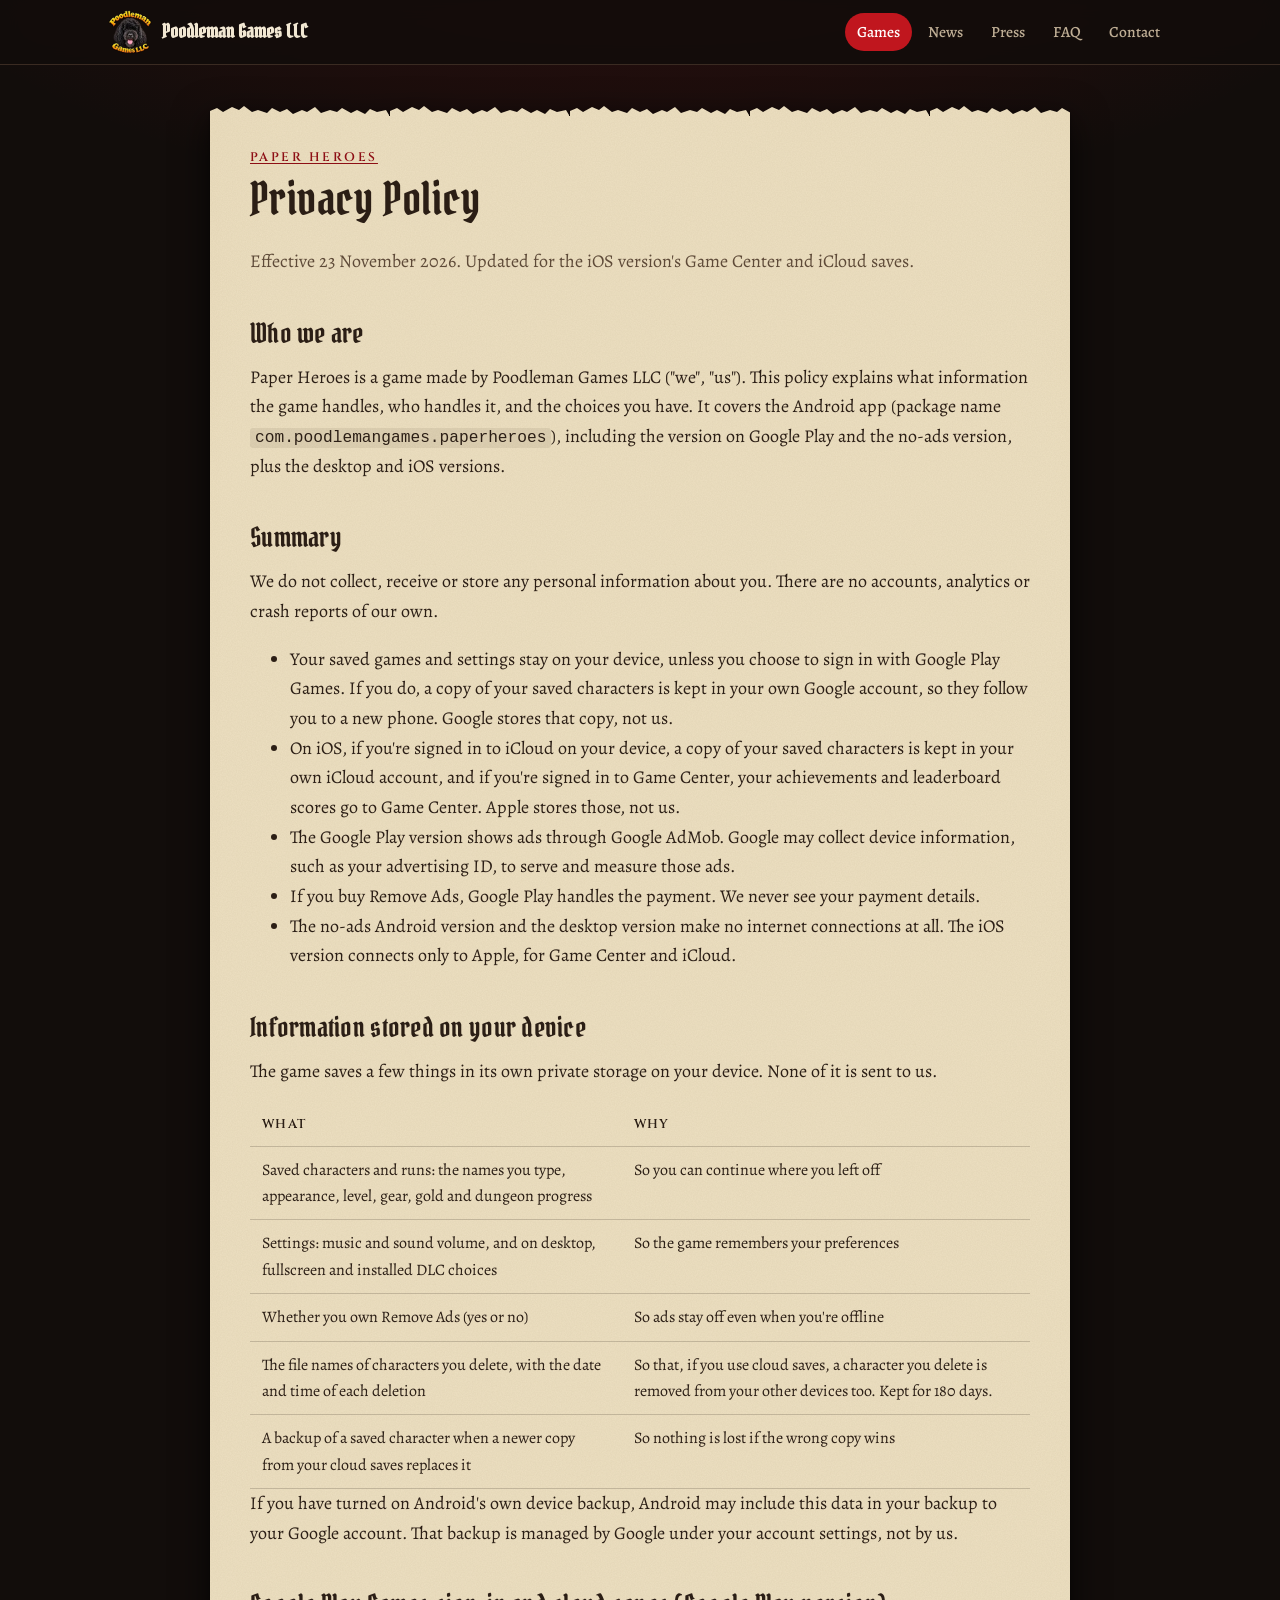
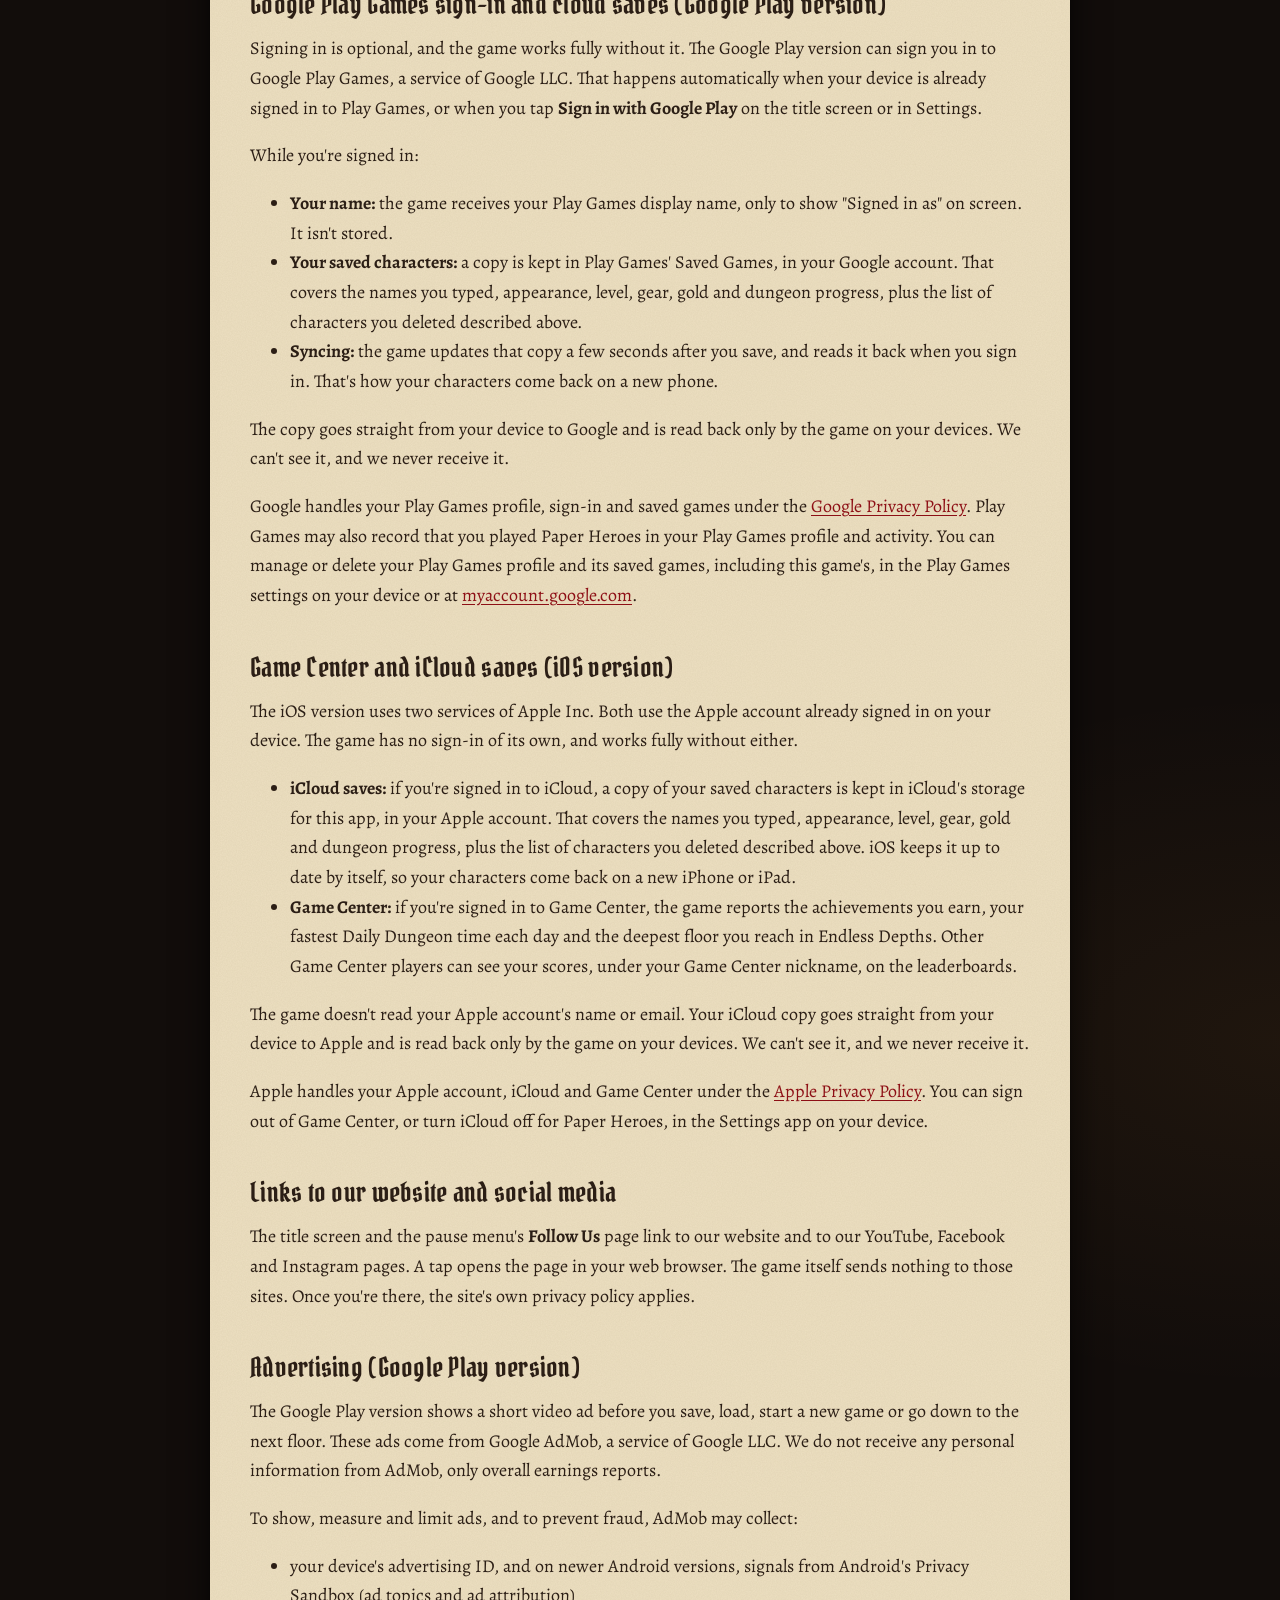
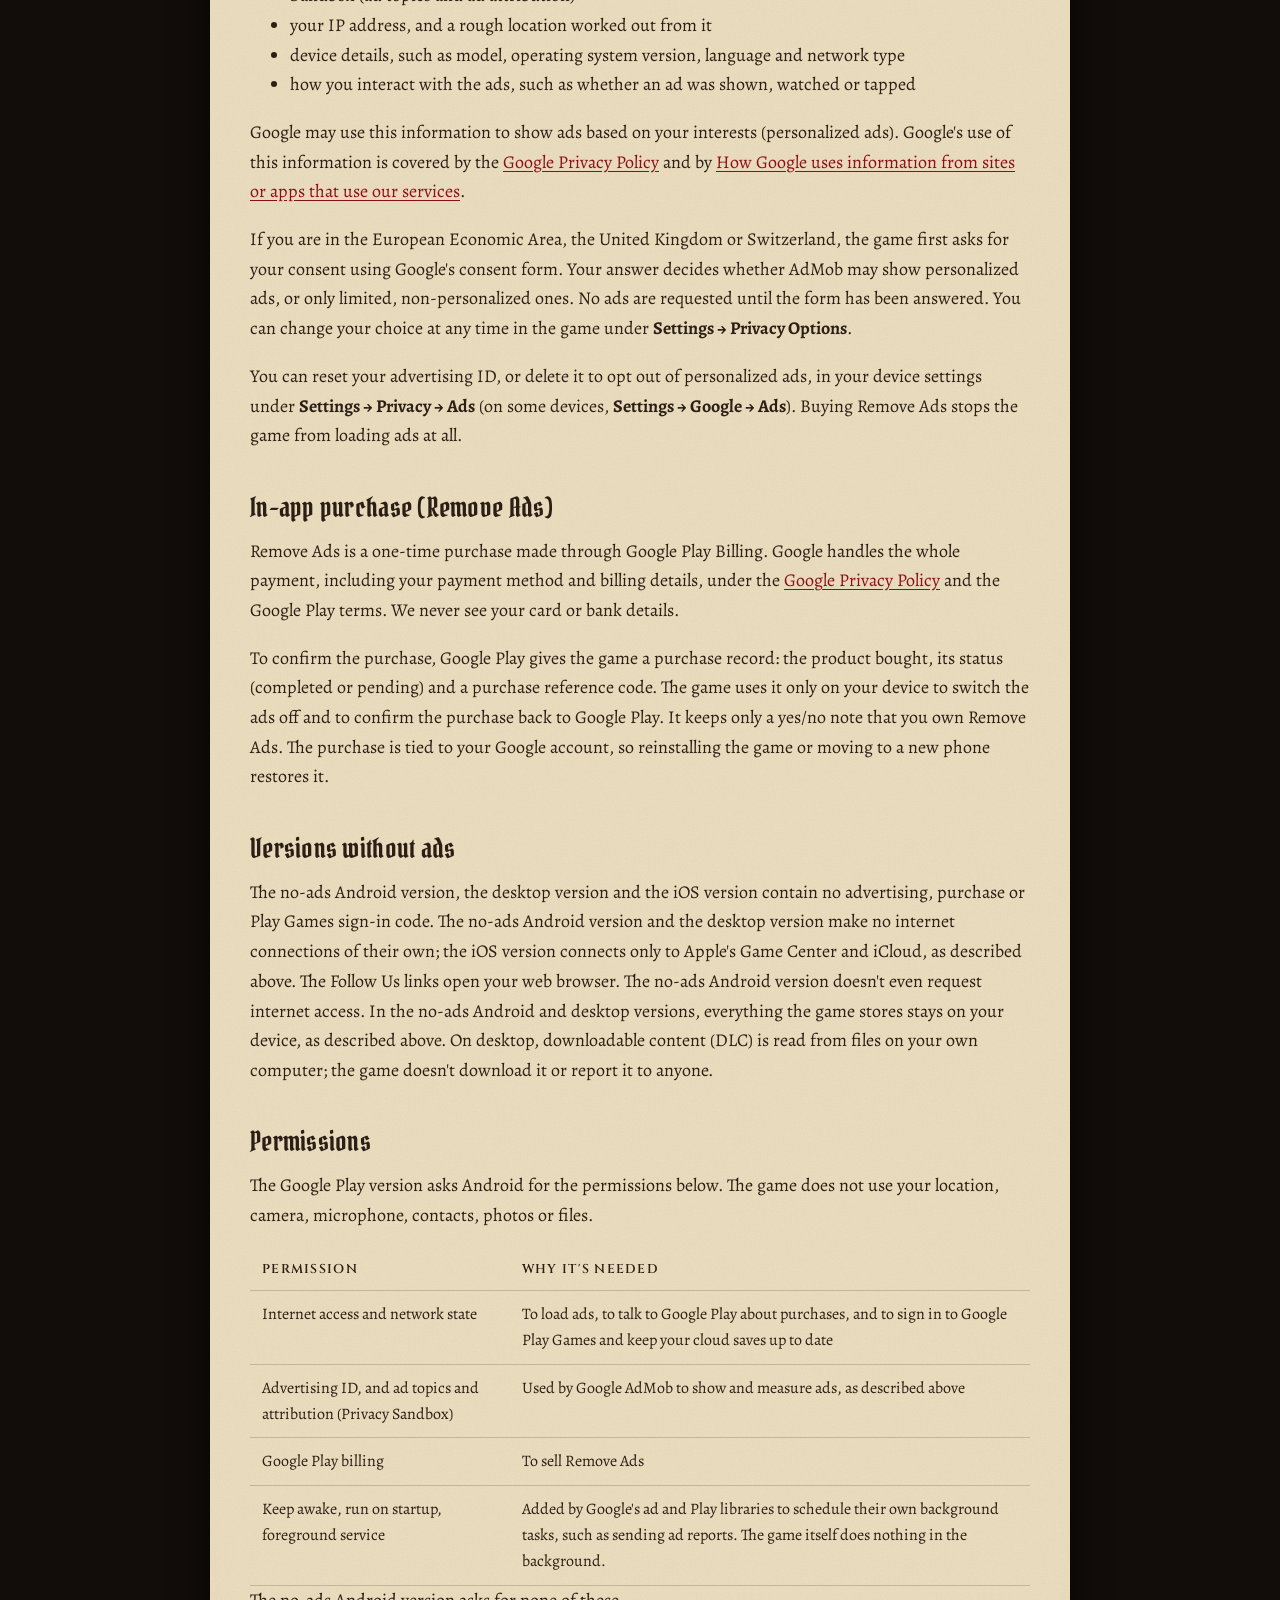
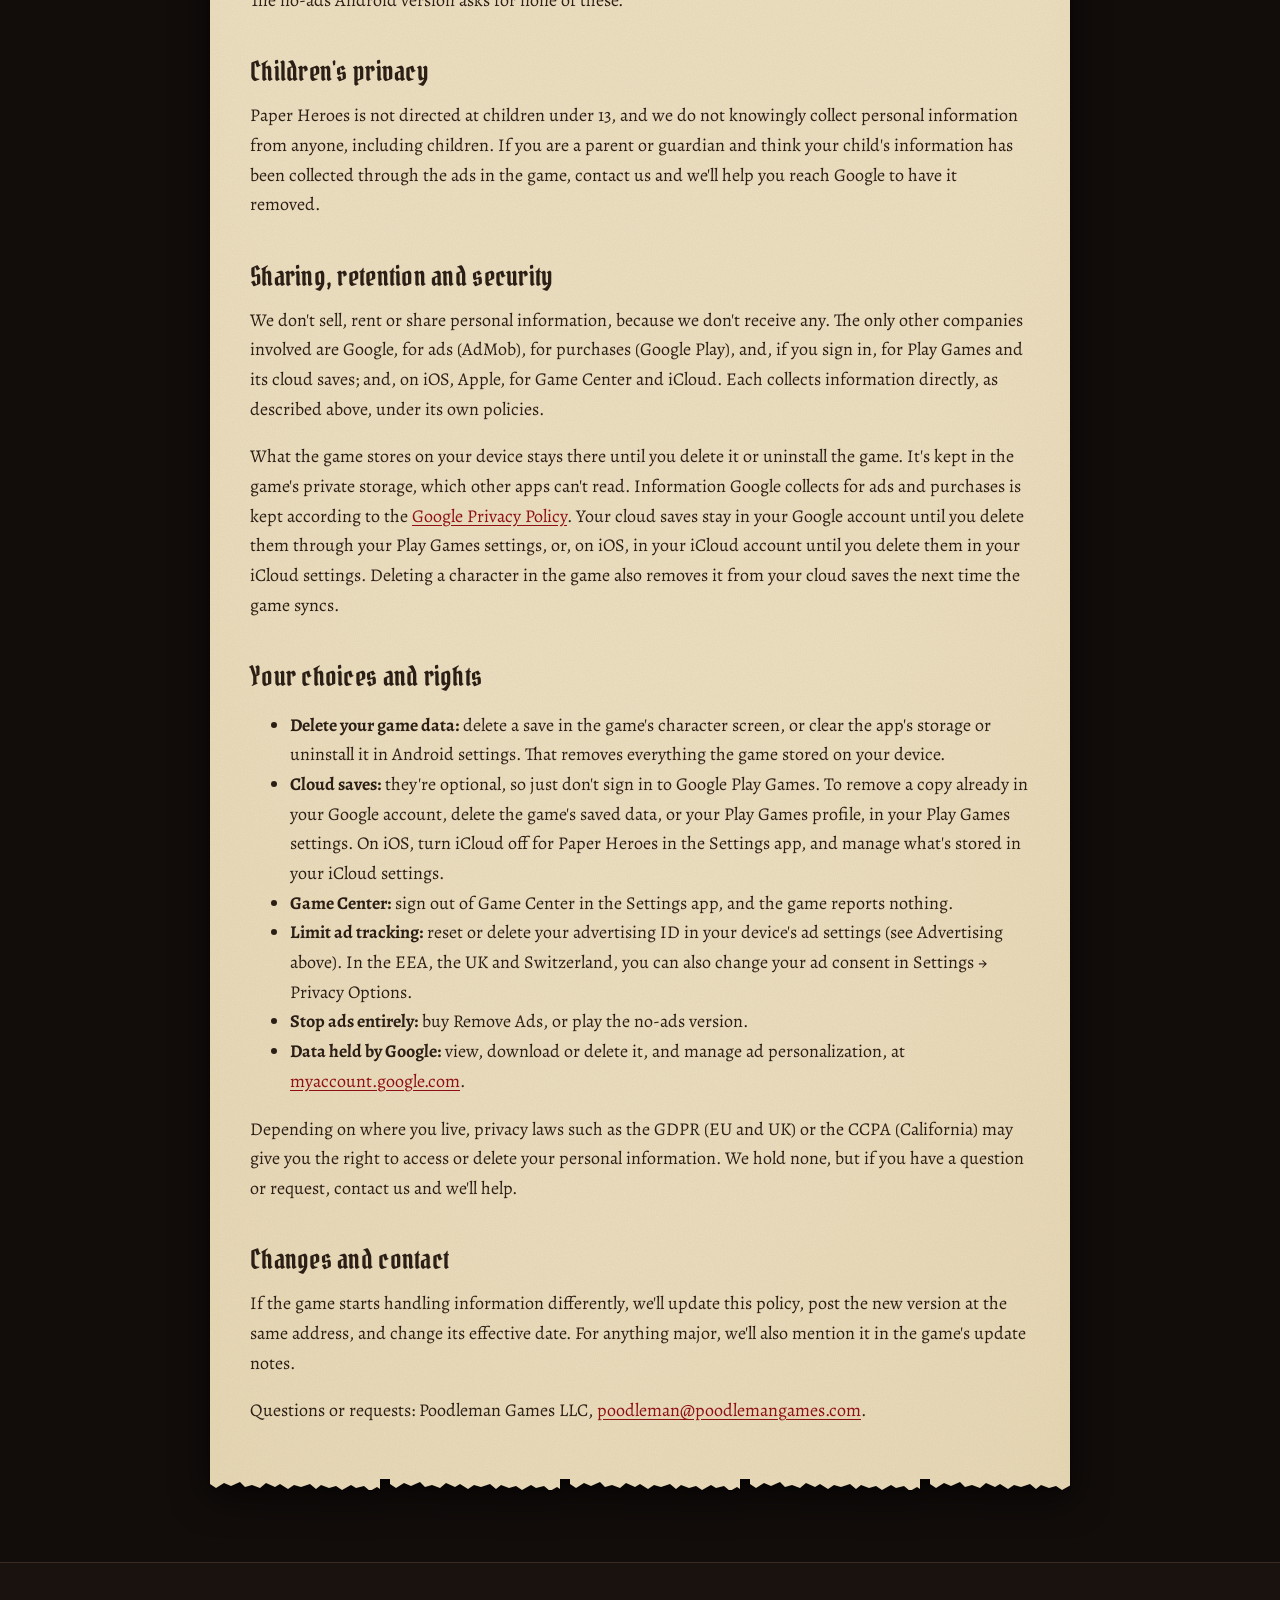
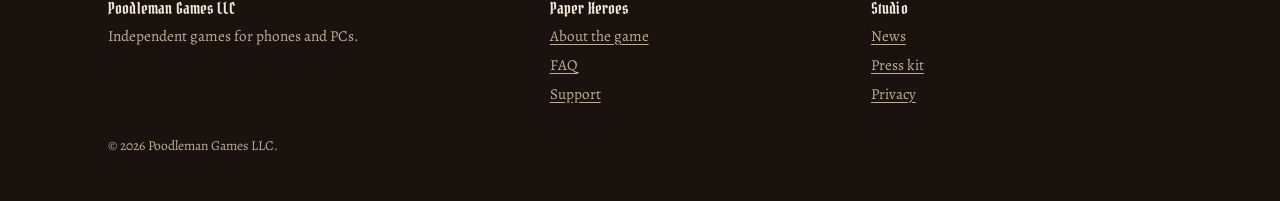
<file: games/paperheroes/privacy/index.html>
<!doctype html>
<html lang="en">
<head>
<meta charset="utf-8">
<meta name="viewport" content="width=device-width, initial-scale=1">
<title>Paper Heroes Privacy Policy</title>
<meta name="description" content="How Paper Heroes handles information: what stays on your device, how Google AdMob ads and the Remove Ads purchase work, and the choices you have.">
<link rel="canonical" href="https://poodlemangames.com/games/paperheroes/privacy/">
<meta name="theme-color" content="#120d0b">
<link rel="icon" href="/favicon.ico" sizes="any">
<link rel="icon" type="image/png" href="/assets/img/favicon-64.png">
<link rel="apple-touch-icon" href="/assets/img/apple-touch-icon.png">
<link rel="preconnect" href="https://fonts.googleapis.com">
<link rel="preconnect" href="https://fonts.gstatic.com" crossorigin>
<link rel="stylesheet" href="https://fonts.googleapis.com/css2?family=Alegreya:ital,wght@0,400;0,600;0,700;1,400&family=Cinzel:wght@600;700&family=Fredoka:wght@600;700&family=Inter:wght@400;500;600&family=Pirata+One&display=swap">
<link rel="stylesheet" href="/assets/css/site.css">
<link rel="stylesheet" href="/assets/css/paperheroes.css">
</head>
<body class="ph">
<a class="skip" href="#main">Skip to content</a>

<header class="site-header">
  <div class="wrap">
    <a class="brand" href="/"><img src="/assets/img/poodleman-logo-128.webp?v=3" alt="" width="44" height="44">Poodleman Games LLC</a>
    <nav class="site-nav" aria-label="Main">
      <a href="/games/" aria-current="page">Games</a>
      <a href="/news/">News</a>
      <a href="/press/">Press</a>
      <a href="/faq/">FAQ</a>
      <a href="/contact/">Contact</a>
    </nav>
  </div>
</header>

<main id="main" class="wrap">
  <article class="ph-doc paper-shadow">
    <div class="paper">
      <p class="ph-label"><a href="/games/paperheroes/">Paper Heroes</a></p>
      <h1>Privacy Policy</h1>
      <p class="muted">Effective 23 November 2026. Updated for the iOS version's Game Center and iCloud saves.</p>

      <h2>Who we are</h2>
      <p>Paper Heroes is a game made by Poodleman Games LLC ("we", "us"). This policy explains what information the game handles, who handles it, and the choices you have. It covers the Android app (package name <code>com.poodlemangames.paperheroes</code>), including the version on Google Play and the no-ads version, plus the desktop and iOS versions.</p>

      <h2>Summary</h2>
      <p>We do not collect, receive or store any personal information about you. There are no accounts, analytics or crash reports of our own.</p>
      <ul>
        <li>Your saved games and settings stay on your device, unless you choose to sign in with Google Play Games. If you do, a copy of your saved characters is kept in your own Google account, so they follow you to a new phone. Google stores that copy, not us.</li>
        <li>On iOS, if you're signed in to iCloud on your device, a copy of your saved characters is kept in your own iCloud account, and if you're signed in to Game Center, your achievements and leaderboard scores go to Game Center. Apple stores those, not us.</li>
        <li>The Google Play version shows ads through Google AdMob. Google may collect device information, such as your advertising ID, to serve and measure those ads.</li>
        <li>If you buy Remove Ads, Google Play handles the payment. We never see your payment details.</li>
        <li>The no-ads Android version and the desktop version make no internet connections at all. The iOS version connects only to Apple, for Game Center and iCloud.</li>
      </ul>

      <h2>Information stored on your device</h2>
      <p>The game saves a few things in its own private storage on your device. None of it is sent to us.</p>
      <div class="table-scroll">
        <table>
          <thead><tr><th>What</th><th>Why</th></tr></thead>
          <tbody>
            <tr><td>Saved characters and runs: the names you type, appearance, level, gear, gold and dungeon progress</td><td>So you can continue where you left off</td></tr>
            <tr><td>Settings: music and sound volume, and on desktop, fullscreen and installed DLC choices</td><td>So the game remembers your preferences</td></tr>
            <tr><td>Whether you own Remove Ads (yes or no)</td><td>So ads stay off even when you're offline</td></tr>
            <tr><td>The file names of characters you delete, with the date and time of each deletion</td><td>So that, if you use cloud saves, a character you delete is removed from your other devices too. Kept for 180 days.</td></tr>
            <tr><td>A backup of a saved character when a newer copy from your cloud saves replaces it</td><td>So nothing is lost if the wrong copy wins</td></tr>
          </tbody>
        </table>
      </div>
      <p>If you have turned on Android's own device backup, Android may include this data in your backup to your Google account. That backup is managed by Google under your account settings, not by us.</p>

      <h2>Google Play Games sign-in and cloud saves (Google Play version)</h2>
      <p>Signing in is optional, and the game works fully without it. The Google Play version can sign you in to Google Play Games, a service of Google LLC. That happens automatically when your device is already signed in to Play Games, or when you tap <strong>Sign in with Google Play</strong> on the title screen or in Settings.</p>
      <p>While you're signed in:</p>
      <ul>
        <li><strong>Your name:</strong> the game receives your Play Games display name, only to show "Signed in as" on screen. It isn't stored.</li>
        <li><strong>Your saved characters:</strong> a copy is kept in Play Games' Saved Games, in your Google account. That covers the names you typed, appearance, level, gear, gold and dungeon progress, plus the list of characters you deleted described above.</li>
        <li><strong>Syncing:</strong> the game updates that copy a few seconds after you save, and reads it back when you sign in. That's how your characters come back on a new phone.</li>
      </ul>
      <p>The copy goes straight from your device to Google and is read back only by the game on your devices. We can't see it, and we never receive it.</p>
      <p>Google handles your Play Games profile, sign-in and saved games under the <a href="https://policies.google.com/privacy">Google Privacy Policy</a>. Play Games may also record that you played Paper Heroes in your Play Games profile and activity. You can manage or delete your Play Games profile and its saved games, including this game's, in the Play Games settings on your device or at <a href="https://myaccount.google.com/">myaccount.google.com</a>.</p>

      <h2>Game Center and iCloud saves (iOS version)</h2>
      <p>The iOS version uses two services of Apple Inc. Both use the Apple account already signed in on your device. The game has no sign-in of its own, and works fully without either.</p>
      <ul>
        <li><strong>iCloud saves:</strong> if you're signed in to iCloud, a copy of your saved characters is kept in iCloud's storage for this app, in your Apple account. That covers the names you typed, appearance, level, gear, gold and dungeon progress, plus the list of characters you deleted described above. iOS keeps it up to date by itself, so your characters come back on a new iPhone or iPad.</li>
        <li><strong>Game Center:</strong> if you're signed in to Game Center, the game reports the achievements you earn, your fastest Daily Dungeon time each day and the deepest floor you reach in Endless Depths. Other Game Center players can see your scores, under your Game Center nickname, on the leaderboards.</li>
      </ul>
      <p>The game doesn't read your Apple account's name or email. Your iCloud copy goes straight from your device to Apple and is read back only by the game on your devices. We can't see it, and we never receive it.</p>
      <p>Apple handles your Apple account, iCloud and Game Center under the <a href="https://www.apple.com/legal/privacy/">Apple Privacy Policy</a>. You can sign out of Game Center, or turn iCloud off for Paper Heroes, in the Settings app on your device.</p>

      <h2>Links to our website and social media</h2>
      <p>The title screen and the pause menu's <strong>Follow Us</strong> page link to our website and to our YouTube, Facebook and Instagram pages. A tap opens the page in your web browser. The game itself sends nothing to those sites. Once you're there, the site's own privacy policy applies.</p>

      <h2>Advertising (Google Play version)</h2>
      <p>The Google Play version shows a short video ad before you save, load, start a new game or go down to the next floor. These ads come from Google AdMob, a service of Google LLC. We do not receive any personal information from AdMob, only overall earnings reports.</p>
      <p>To show, measure and limit ads, and to prevent fraud, AdMob may collect:</p>
      <ul>
        <li>your device's advertising ID, and on newer Android versions, signals from Android's Privacy Sandbox (ad topics and ad attribution)</li>
        <li>your IP address, and a rough location worked out from it</li>
        <li>device details, such as model, operating system version, language and network type</li>
        <li>how you interact with the ads, such as whether an ad was shown, watched or tapped</li>
      </ul>
      <p>Google may use this information to show ads based on your interests (personalized ads). Google's use of this information is covered by the <a href="https://policies.google.com/privacy">Google Privacy Policy</a> and by <a href="https://policies.google.com/technologies/partner-sites">How Google uses information from sites or apps that use our services</a>.</p>
      <p>If you are in the European Economic Area, the United Kingdom or Switzerland, the game first asks for your consent using Google's consent form. Your answer decides whether AdMob may show personalized ads, or only limited, non-personalized ones. No ads are requested until the form has been answered. You can change your choice at any time in the game under <strong>Settings &rarr; Privacy Options</strong>.</p>
      <p>You can reset your advertising ID, or delete it to opt out of personalized ads, in your device settings under <strong>Settings &rarr; Privacy &rarr; Ads</strong> (on some devices, <strong>Settings &rarr; Google &rarr; Ads</strong>). Buying Remove Ads stops the game from loading ads at all.</p>

      <h2>In-app purchase (Remove Ads)</h2>
      <p>Remove Ads is a one-time purchase made through Google Play Billing. Google handles the whole payment, including your payment method and billing details, under the <a href="https://policies.google.com/privacy">Google Privacy Policy</a> and the Google Play terms. We never see your card or bank details.</p>
      <p>To confirm the purchase, Google Play gives the game a purchase record: the product bought, its status (completed or pending) and a purchase reference code. The game uses it only on your device to switch the ads off and to confirm the purchase back to Google Play. It keeps only a yes/no note that you own Remove Ads. The purchase is tied to your Google account, so reinstalling the game or moving to a new phone restores it.</p>

      <h2>Versions without ads</h2>
      <p>The no-ads Android version, the desktop version and the iOS version contain no advertising, purchase or Play Games sign-in code. The no-ads Android version and the desktop version make no internet connections of their own; the iOS version connects only to Apple's Game Center and iCloud, as described above. The Follow Us links open your web browser. The no-ads Android version doesn't even request internet access. In the no-ads Android and desktop versions, everything the game stores stays on your device, as described above. On desktop, downloadable content (DLC) is read from files on your own computer; the game doesn't download it or report it to anyone.</p>

      <h2>Permissions</h2>
      <p>The Google Play version asks Android for the permissions below. The game does not use your location, camera, microphone, contacts, photos or files.</p>
      <div class="table-scroll">
        <table>
          <thead><tr><th>Permission</th><th>Why it's needed</th></tr></thead>
          <tbody>
            <tr><td>Internet access and network state</td><td>To load ads, to talk to Google Play about purchases, and to sign in to Google Play Games and keep your cloud saves up to date</td></tr>
            <tr><td>Advertising ID, and ad topics and attribution (Privacy Sandbox)</td><td>Used by Google AdMob to show and measure ads, as described above</td></tr>
            <tr><td>Google Play billing</td><td>To sell Remove Ads</td></tr>
            <tr><td>Keep awake, run on startup, foreground service</td><td>Added by Google's ad and Play libraries to schedule their own background tasks, such as sending ad reports. The game itself does nothing in the background.</td></tr>
          </tbody>
        </table>
      </div>
      <p>The no-ads Android version asks for none of these.</p>

      <h2>Children's privacy</h2>
      <p>Paper Heroes is not directed at children under 13, and we do not knowingly collect personal information from anyone, including children. If you are a parent or guardian and think your child's information has been collected through the ads in the game, contact us and we'll help you reach Google to have it removed.</p>

      <h2>Sharing, retention and security</h2>
      <p>We don't sell, rent or share personal information, because we don't receive any. The only other companies involved are Google, for ads (AdMob), for purchases (Google Play), and, if you sign in, for Play Games and its cloud saves; and, on iOS, Apple, for Game Center and iCloud. Each collects information directly, as described above, under its own policies.</p>
      <p>What the game stores on your device stays there until you delete it or uninstall the game. It's kept in the game's private storage, which other apps can't read. Information Google collects for ads and purchases is kept according to the <a href="https://policies.google.com/privacy">Google Privacy Policy</a>. Your cloud saves stay in your Google account until you delete them through your Play Games settings, or, on iOS, in your iCloud account until you delete them in your iCloud settings. Deleting a character in the game also removes it from your cloud saves the next time the game syncs.</p>

      <h2>Your choices and rights</h2>
      <ul>
        <li><strong>Delete your game data:</strong> delete a save in the game's character screen, or clear the app's storage or uninstall it in Android settings. That removes everything the game stored on your device.</li>
        <li><strong>Cloud saves:</strong> they're optional, so just don't sign in to Google Play Games. To remove a copy already in your Google account, delete the game's saved data, or your Play Games profile, in your Play Games settings. On iOS, turn iCloud off for Paper Heroes in the Settings app, and manage what's stored in your iCloud settings.</li>
        <li><strong>Game Center:</strong> sign out of Game Center in the Settings app, and the game reports nothing.</li>
        <li><strong>Limit ad tracking:</strong> reset or delete your advertising ID in your device's ad settings (see Advertising above). In the EEA, the UK and Switzerland, you can also change your ad consent in Settings &rarr; Privacy Options.</li>
        <li><strong>Stop ads entirely:</strong> buy Remove Ads, or play the no-ads version.</li>
        <li><strong>Data held by Google:</strong> view, download or delete it, and manage ad personalization, at <a href="https://myaccount.google.com/">myaccount.google.com</a>.</li>
      </ul>
      <p>Depending on where you live, privacy laws such as the GDPR (EU and UK) or the CCPA (California) may give you the right to access or delete your personal information. We hold none, but if you have a question or request, contact us and we'll help.</p>

      <h2>Changes and contact</h2>
      <p>If the game starts handling information differently, we'll update this policy, post the new version at the same address, and change its effective date. For anything major, we'll also mention it in the game's update notes.</p>
      <p>Questions or requests: Poodleman Games LLC, <a class="js-email" data-e="moc.semagnameldoop#nameldoop">poodleman (at) poodlemangames (dot) com</a>.</p>
    </div>
  </article>
</main>

<footer class="site-footer">
  <div class="wrap">
    <div>
      <h3>Poodleman Games LLC</h3>
      <p>Independent games for phones and PCs.</p>
    </div>
    <div>
      <h3>Paper Heroes</h3>
      <ul>
        <li><a href="/games/paperheroes/">About the game</a></li>
        <li><a href="/faq/#paper-heroes">FAQ</a></li>
        <li><a href="/contact/">Support</a></li>
      </ul>
    </div>
    <div>
      <h3>Studio</h3>
      <ul>
        <li><a href="/news/">News</a></li>
        <li><a href="/press/">Press kit</a></li>
        <li><a href="/privacy/">Privacy</a></li>
      </ul>
    </div>
    <p class="fine">&copy; 2026 Poodleman Games LLC.</p>
  </div>
</footer>
<script src="/assets/js/email.js" defer></script>
</body>
</html>
</file>
<file: assets/css/site.css>
/* Poodleman Games LLC: studio-wide styles.
   Each game section adds its own theme on top (see paperheroes.css). */

:root {
  --bg: #fbf7ef;
  --bg-alt: #f3ecdf;
  --surface: #ffffff;
  --ink: #1e1a16;
  --ink-soft: #5b5248;
  --line: #e4dccd;
  --gold: #ffc21a;
  --gold-deep: #f29a00;
  --accent: #b45d00;          /* links: gold darkened for contrast on cream */
  --shadow: 0 1px 2px rgba(30, 26, 22, .06), 0 8px 24px rgba(30, 26, 22, .08);
  --radius: 14px;
  --wrap: 1120px;
  --font-display: "Fredoka", "Trebuchet MS", system-ui, sans-serif;
  --font-body: "Inter", system-ui, -apple-system, "Segoe UI", Roboto, sans-serif;
  color-scheme: light;
}

@media (prefers-color-scheme: dark) {
  :root:not([data-theme="light"]) {
    --bg: #17140f;
    --bg-alt: #1f1b15;
    --surface: #25201a;
    --ink: #f4ede1;
    --ink-soft: #b9ad9c;
    --line: #3a3229;
    --accent: #ffc94a;
    --shadow: 0 1px 2px rgba(0, 0, 0, .3), 0 8px 24px rgba(0, 0, 0, .35);
    color-scheme: dark;
  }
}

*, *::before, *::after { box-sizing: border-box; }
html { -webkit-text-size-adjust: 100%; scroll-behavior: smooth; }
body {
  margin: 0;
  background: var(--bg);
  color: var(--ink);
  font: 400 1.0625rem/1.65 var(--font-body);
  overflow-x: hidden;
}
img { max-width: 100%; height: auto; display: block; }
a { color: var(--accent); text-underline-offset: .18em; }
a:hover { text-decoration-thickness: 2px; }
:focus-visible { outline: 3px solid var(--gold-deep); outline-offset: 3px; border-radius: 4px; }

h1, h2, h3 { font-family: var(--font-display); font-weight: 600; line-height: 1.15; margin: 0 0 .5em; letter-spacing: -.01em; }
h1 { font-size: clamp(2.1rem, 5.5vw, 3.4rem); }
h2 { font-size: clamp(1.6rem, 3.6vw, 2.2rem); }
h3 { font-size: 1.25rem; }
p { margin: 0 0 1em; }

.wrap { width: 100%; max-width: var(--wrap); margin: 0 auto; padding: 0 16px; }
@media (min-width: 720px) { .wrap { padding: 0 28px; } }

.skip { position: absolute; left: -999px; top: 8px; background: var(--surface); padding: 8px 14px; z-index: 10; border-radius: 8px; }
.skip:focus { left: 8px; }

/* ---------- header ---------- */
.site-header {
  position: sticky; top: 0; z-index: 5;
  background: color-mix(in srgb, var(--bg) 88%, transparent);
  backdrop-filter: saturate(1.4) blur(10px);
  -webkit-backdrop-filter: saturate(1.4) blur(10px);
  border-bottom: 1px solid var(--line);
}
.site-header .wrap { display: flex; align-items: center; gap: 12px 24px; flex-wrap: wrap; padding-top: 10px; padding-bottom: 10px; }
.brand { display: flex; align-items: center; gap: 10px; text-decoration: none; color: var(--ink); font-family: var(--font-display); font-weight: 700; font-size: 1.2rem; }
.brand img { width: 44px; height: 44px; }
.site-nav { display: flex; gap: 4px; margin-left: auto; overflow-x: auto; scrollbar-width: none; }
.site-nav::-webkit-scrollbar { display: none; }
.site-nav a { color: var(--ink-soft); text-decoration: none; font-weight: 500; padding: 6px 12px; border-radius: 999px; white-space: nowrap; font-size: .97rem; }
.site-nav a:hover { color: var(--ink); background: var(--bg-alt); }
.site-nav a[aria-current="page"] { color: var(--ink); background: var(--gold); }
@media (max-width: 640px) {
  .site-nav { margin-left: -12px; width: calc(100% + 24px); padding: 0 12px; }
}

/* ---------- footer ---------- */
.site-footer { margin-top: 72px; padding: 36px 0 44px; background: var(--bg-alt); border-top: 1px solid var(--line); color: var(--ink-soft); font-size: .95rem; }
.site-footer .wrap { display: grid; gap: 20px; }
@media (min-width: 720px) { .site-footer .wrap { grid-template-columns: 1.4fr 1fr 1fr; } }
.site-footer h3 { font-size: 1rem; color: var(--ink); margin-bottom: .4em; }
.site-footer ul { list-style: none; margin: 0; padding: 0; display: grid; gap: 4px; }
.site-footer a { color: var(--ink-soft); }
.site-footer a:hover { color: var(--ink); }
.site-footer .fine { grid-column: 1 / -1; font-size: .85rem; margin: 8px 0 0; }

/* ---------- building blocks ---------- */
.section { padding: 56px 0; }
.section-tight { padding: 32px 0; }
.eyebrow { font-family: var(--font-display); font-weight: 600; text-transform: uppercase; letter-spacing: .12em; font-size: .8rem; color: var(--gold-deep); margin: 0 0 .5em; }
.lead { font-size: clamp(1.1rem, 2.2vw, 1.3rem); color: var(--ink-soft); max-width: 46ch; }
.prose { max-width: 70ch; }
.prose h2 { margin-top: 1.6em; font-size: 1.6rem; }
.prose h3 { margin-top: 1.4em; }
.prose ul { padding-left: 1.2em; }
.prose li { margin: .3em 0; }
.muted { color: var(--ink-soft); }

.btn {
  display: inline-flex; align-items: center; gap: 10px;
  padding: 12px 22px; border-radius: 999px;
  font: 600 1rem/1 var(--font-display); text-decoration: none;
  background: var(--gold); color: #1e1a16; border: 2px solid #1e1a16;
  box-shadow: 0 3px 0 #1e1a16; transition: transform .12s, box-shadow .12s;
}
.btn:hover { transform: translateY(-1px); box-shadow: 0 4px 0 #1e1a16; }
.btn:active { transform: translateY(2px); box-shadow: 0 1px 0 #1e1a16; }
.btn.ghost { background: transparent; color: var(--ink); border-color: var(--ink); box-shadow: none; }
.btn-row { display: flex; flex-wrap: wrap; gap: 12px; margin-top: 20px; }

.card { background: var(--surface); border: 1px solid var(--line); border-radius: var(--radius); box-shadow: var(--shadow); overflow: hidden; }
.card-body { padding: 20px 22px; }
.grid { display: grid; gap: 20px; }
@media (min-width: 720px) { .grid-2 { grid-template-columns: repeat(2, 1fr); } .grid-3 { grid-template-columns: repeat(3, 1fr); } }

.tag { display: inline-block; font-size: .78rem; font-weight: 600; padding: 3px 10px; border-radius: 999px; background: var(--bg-alt); color: var(--ink-soft); border: 1px solid var(--line); }

table { border-collapse: collapse; width: 100%; font-size: .97rem; }
th, td { text-align: left; padding: 10px 12px; border-bottom: 1px solid var(--line); vertical-align: top; }
th { font-weight: 600; }
.table-scroll { overflow-x: auto; }

/* ---------- home ---------- */
.hero-studio { padding: 48px 0 24px; }
.hero-studio .wrap { display: grid; gap: 28px; align-items: center; }
@media (min-width: 820px) { .hero-studio .wrap { grid-template-columns: 1.1fr .9fr; } }
.hero-studio .logo-big { width: min(380px, 80vw); margin: 0 auto; filter: drop-shadow(0 12px 24px rgba(0, 0, 0, .12)); }
@media (prefers-color-scheme: dark) {
  :root:not([data-theme="light"]) .hero-studio .logo-big { filter: drop-shadow(0 0 28px rgba(255, 194, 26, .22)); }
}

.feature-game { display: grid; text-decoration: none; color: inherit; }
@media (min-width: 820px) { .feature-game { grid-template-columns: 1.3fr 1fr; } }
.feature-game img { width: 100%; height: 100%; object-fit: cover; aspect-ratio: 3 / 2; }
.feature-game .card-body { padding: 28px; display: flex; flex-direction: column; justify-content: center; }
.feature-game:hover h3 { text-decoration: underline; text-decoration-color: var(--gold-deep); }

.stat-row { display: flex; flex-wrap: wrap; gap: 8px; margin: 12px 0 18px; }

/* ---------- news ---------- */
.post { padding: 28px 0; border-bottom: 1px solid var(--line); }
.post:last-child { border-bottom: 0; }
.post time { color: var(--ink-soft); font-size: .92rem; }
.post h2 { font-size: 1.5rem; margin-top: .2em; }

/* ---------- faq ---------- */
details.faq { border: 1px solid var(--line); border-radius: 12px; background: var(--surface); margin: 10px 0; }
details.faq summary { cursor: pointer; padding: 16px 18px; font-weight: 600; list-style: none; display: flex; justify-content: space-between; gap: 12px; }
details.faq summary::-webkit-details-marker { display: none; }
details.faq summary::after { content: "+"; font: 600 1.3rem/1 var(--font-display); color: var(--gold-deep); }
details.faq[open] summary::after { content: "\2212"; }
details.faq .answer { padding: 0 18px 16px; color: var(--ink-soft); }
details.faq .answer p:last-child { margin-bottom: 0; }

/* ---------- press ---------- */
.factsheet th { width: 34%; color: var(--ink-soft); font-weight: 500; }
.download-grid { display: grid; gap: 16px; grid-template-columns: repeat(auto-fill, minmax(220px, 1fr)); }
.download-grid figure { margin: 0; }
.download-grid img { border-radius: 10px; border: 1px solid var(--line); aspect-ratio: 16 / 10; object-fit: cover; width: 100%; background: var(--bg-alt); }
.download-grid figcaption { font-size: .9rem; margin-top: 6px; }

.contact-box { font-size: 1.15rem; padding: 22px 24px; }
.contact-box a { font-weight: 600; display: inline-block; overflow-wrap: anywhere; }
</file>
<file: assets/css/paperheroes.css>
/* Paper Heroes: papercraft theme. Torn parchment cut-outs on a torchlit
   dungeon dark, matching the game's key art. Loaded after site.css. */

body.ph {
  --ph-night: #120d0b;
  --ph-night-2: #1c1411;
  --ph-paper: #ecdfc1;
  --ph-paper-2: #e2d1ab;
  --ph-paper-ink: #2b1e15;
  --ph-paper-soft: #5e4a38;
  --ph-blood: #c0161e;
  --ph-blood-dark: #8d0f15;
  --ph-ember: #f6a33a;
  --ph-bone: #f1e7d2;
  --ph-display: "Pirata One", "Times New Roman", serif;
  --ph-label: "Cinzel", Georgia, serif;
  --ph-body: "Alegreya", Georgia, serif;
  --font-display: var(--ph-display);
  /* site header/footer adopt the dark theme in this section */
  --bg: var(--ph-night);
  --bg-alt: #19120f;
  --surface: #221915;
  --ink: var(--ph-bone);
  --ink-soft: #bfae95;
  --line: #3a2b22;
  --accent: var(--ph-ember);
  color-scheme: dark;
  background:
    radial-gradient(1200px 600px at 50% -200px, rgba(192, 22, 30, .22), transparent 70%),
    radial-gradient(800px 500px at 100% 40%, rgba(246, 163, 58, .06), transparent 70%),
    var(--ph-night);
  font-family: var(--ph-body);
  font-size: 1.125rem;
}
body.ph h1, body.ph h2, body.ph h3 { font-weight: 400; letter-spacing: .01em; }
body.ph .site-nav a[aria-current="page"] { background: var(--ph-blood); color: #fff; }

/* ---------- torn paper ---------- */
.paper-shadow { filter: drop-shadow(0 10px 18px rgba(0, 0, 0, .55)) drop-shadow(0 2px 2px rgba(0, 0, 0, .4)); }
.paper {
  --tear-h: 12px;
  position: relative;
  color: var(--ph-paper-ink);
  background:
    url("data:image/svg+xml,%3Csvg xmlns='http://www.w3.org/2000/svg' width='240' height='240'%3E%3Cfilter id='n'%3E%3CfeTurbulence type='fractalNoise' baseFrequency='.8' numOctaves='3' stitchTiles='stitch'/%3E%3CfeColorMatrix values='0 0 0 0 .35 0 0 0 0 .25 0 0 0 0 .12 0 0 0 .11 0'/%3E%3C/filter%3E%3Crect width='100%25' height='100%25' filter='url(%23n)'/%3E%3C/svg%3E"),
    radial-gradient(120% 90% at 50% 40%, var(--ph-paper) 55%, var(--ph-paper-2) 100%);
  padding: calc(var(--tear-h) + 22px) 22px calc(var(--tear-h) + 22px);
  -webkit-mask:
    url("data:image/svg+xml,%3Csvg xmlns='http://www.w3.org/2000/svg' width='180' height='12' preserveAspectRatio='none'%3E%3Cpath d='M0 12V6l7-3 6 4 9-5 7 3 5-4 8 6 6-2 9 3 5-5 8 4 7-3 6 5 9-4 5 2 8-5 6 6 9-3 7 2 5-4 9 5 6-3 8 4 5-5 7 3 9-2 3 5V12z'/%3E%3C/svg%3E") top left / 180px var(--tear-h) repeat-x,
    linear-gradient(#000 0 0) center / 100% calc(100% - 2 * var(--tear-h) + 2px) no-repeat,
    url("data:image/svg+xml,%3Csvg xmlns='http://www.w3.org/2000/svg' width='180' height='12' preserveAspectRatio='none'%3E%3Cpath d='M0 0v6l6 4 8-5 7 3 9-4 5 5 7-2 8 3 6-5 9 4 5-3 8 5 6-4 7 2 9-3 6 5 5-4 8 3 7-2 6 4 9-5 5 3 8-2 6 5 7-4 3 2V0z'/%3E%3C/svg%3E") bottom left / 180px var(--tear-h) repeat-x;
  mask:
    url("data:image/svg+xml,%3Csvg xmlns='http://www.w3.org/2000/svg' width='180' height='12' preserveAspectRatio='none'%3E%3Cpath d='M0 12V6l7-3 6 4 9-5 7 3 5-4 8 6 6-2 9 3 5-5 8 4 7-3 6 5 9-4 5 2 8-5 6 6 9-3 7 2 5-4 9 5 6-3 8 4 5-5 7 3 9-2 3 5V12z'/%3E%3C/svg%3E") top left / 180px var(--tear-h) repeat-x,
    linear-gradient(#000 0 0) center / 100% calc(100% - 2 * var(--tear-h) + 2px) no-repeat,
    url("data:image/svg+xml,%3Csvg xmlns='http://www.w3.org/2000/svg' width='180' height='12' preserveAspectRatio='none'%3E%3Cpath d='M0 0v6l6 4 8-5 7 3 9-4 5 5 7-2 8 3 6-5 9 4 5-3 8 5 6-4 7 2 9-3 6 5 5-4 8 3 7-2 6 4 9-5 5 3 8-2 6 5 7-4 3 2V0z'/%3E%3C/svg%3E") bottom left / 180px var(--tear-h) repeat-x;
}
@media (min-width: 720px) { .paper { padding-left: 40px; padding-right: 40px; } }
.paper a { color: var(--ph-blood-dark); }
.paper h2, .paper h3 { color: var(--ph-paper-ink); }
.paper .muted { color: var(--ph-paper-soft); }

/* a strip of tape holding a cut-out down */
.tape { position: relative; }
.tape::before {
  content: ""; position: absolute; z-index: 2; top: -10px; left: 50%;
  width: 92px; height: 26px; transform: translateX(-50%) rotate(-3deg);
  background: rgba(240, 228, 196, .62);
  box-shadow: 0 1px 3px rgba(0, 0, 0, .25);
  border-left: 1px dashed rgba(0, 0, 0, .08); border-right: 1px dashed rgba(0, 0, 0, .08);
}
.tilt-l { transform: rotate(-1.2deg); }
.tilt-r { transform: rotate(1deg); }
@media (prefers-reduced-motion: no-preference) {
  .cutout { transition: transform .25s ease; }
  .cutout:hover { transform: rotate(0) translateY(-4px); }
}

/* ---------- labels & headings ---------- */
.ph-label { font: 600 .78rem/1.2 var(--ph-label); letter-spacing: .2em; text-transform: uppercase; color: var(--ph-ember); margin: 0 0 .6em; }
.paper .ph-label { color: var(--ph-blood); }
.ph-title { font-family: var(--ph-display); font-size: clamp(2.2rem, 6vw, 3.6rem); line-height: 1; color: var(--ph-bone); text-shadow: 0 3px 0 rgba(0, 0, 0, .6); }
.ph-title .red { color: var(--ph-blood); }
.section-head { text-align: center; max-width: 640px; margin: 0 auto 32px; }
.section-head p { color: var(--ink-soft); }

/* ---------- top of page ---------- */
/* key art shown whole (its title is part of the art), on a blurred copy of itself when the screen is wider */
.ph-hero { position: relative; overflow: hidden; background: #000; }
.ph-hero::before { content: ""; position: absolute; inset: -40px; background: url("/assets/img/paperheroes/keyart-heroes-960.jpg") center / cover; filter: blur(28px) brightness(.4); }
.ph-hero picture { position: relative; display: block; max-width: 1280px; margin: 0 auto; }
.ph-hero picture img { width: 100%; }
.ph-hero::after { content: ""; position: absolute; inset: auto 0 0 0; height: 22%; background: linear-gradient(transparent, var(--ph-night)); pointer-events: none; }
.ph-intro { position: relative; z-index: 1; margin-top: -36px; }
@media (min-width: 1000px) { .ph-intro { margin-top: -56px; } }
.ph-intro .paper { max-width: 820px; margin: 0 auto; text-align: center; }
.ph-intro h1 { font-size: clamp(1.9rem, 5vw, 2.9rem); line-height: 1.05; margin-bottom: .35em; }
.ph-intro h1 .red { color: var(--ph-blood); }
.ph-intro .lead { color: var(--ph-paper-soft); margin: 0 auto; max-width: 52ch; font-size: clamp(1.1rem, 2.4vw, 1.3rem); }
.ph-intro .btn-row { justify-content: center; }

body.ph .btn { font-family: var(--ph-label); font-weight: 700; letter-spacing: .06em; text-transform: uppercase; font-size: .92rem; background: var(--ph-blood); color: #fff; border-color: #2b0a0b; box-shadow: 0 3px 0 #2b0a0b; }
body.ph .btn.ghost { background: transparent; color: var(--ph-paper-ink); border-color: var(--ph-paper-ink); box-shadow: none; }
body.ph .btn.dark { background: #15100d; color: var(--ph-bone); border-color: #000; box-shadow: 0 3px 0 #000; }
body.ph .btn[aria-disabled="true"] { opacity: .75; cursor: default; }
.btn .sub { display: block; font-size: .7em; letter-spacing: .1em; opacity: .85; margin-bottom: 2px; }
.btn-stack { display: inline-flex; flex-direction: column; align-items: flex-start; line-height: 1.1; }

/* in-page section tabs */
.ph-tabs { position: sticky; top: 0; z-index: 4; background: rgba(18, 13, 11, .92); backdrop-filter: blur(8px); -webkit-backdrop-filter: blur(8px); border-bottom: 1px solid var(--line); }
.ph-tabs .wrap { display: flex; gap: 2px; overflow-x: auto; scrollbar-width: none; padding-top: 6px; padding-bottom: 6px; }
.ph-tabs .wrap::-webkit-scrollbar { display: none; }
.ph-tabs a { font: 600 .78rem/1 var(--ph-label); letter-spacing: .14em; text-transform: uppercase; color: var(--ink-soft); text-decoration: none; padding: 10px 12px; white-space: nowrap; border-radius: 6px; }
.ph-tabs a:hover { color: var(--ph-bone); background: rgba(255, 255, 255, .05); }
body.ph .site-header { position: static; }
section[id] { scroll-margin-top: 56px; }

/* ---------- numbers band ---------- */
.stats { display: grid; grid-template-columns: repeat(2, 1fr); gap: 10px; margin: 40px 0 8px; }
@media (min-width: 720px) { .stats { grid-template-columns: repeat(5, 1fr); } }
.stat { text-align: center; padding: 14px 8px; }
.stat b { display: block; font: 400 clamp(2.4rem, 6vw, 3.4rem)/1 var(--ph-display); color: var(--ph-blood); text-shadow: 0 2px 0 rgba(0, 0, 0, .5); }
.stat span { font: 600 .74rem/1.3 var(--ph-label); letter-spacing: .16em; text-transform: uppercase; color: var(--ink-soft); }
.stats .stat:last-child { grid-column: 1 / -1; }
@media (min-width: 720px) { .stats .stat:last-child { grid-column: auto; } }

/* ---------- features ---------- */
.features { display: grid; gap: 26px 22px; }
@media (min-width: 640px) { .features { grid-template-columns: repeat(2, 1fr); } }
@media (min-width: 980px) { .features { grid-template-columns: repeat(3, 1fr); } }
.feature .paper { height: 100%; --tear-h: 9px; padding-top: 30px; padding-bottom: 26px; }
.feature h3 { font-family: var(--ph-display); font-size: 1.65rem; margin-bottom: .25em; }
.feature p { margin: 0; color: var(--ph-paper-soft); font-size: 1.02rem; line-height: 1.55; }
.feature .icon { font-size: 1.6rem; line-height: 1; margin-bottom: 8px; display: block; }

/* ---------- races ---------- */
.races { display: flex; flex-wrap: wrap; gap: 18px 14px; justify-content: center; margin-top: 30px; padding: 0; list-style: none; }
.races li { font: 600 .82rem/1 var(--ph-label); letter-spacing: .14em; text-transform: uppercase; padding: 10px 14px; background: var(--ph-paper); color: var(--ph-paper-ink); border-radius: 3px; box-shadow: 0 3px 8px rgba(0, 0, 0, .45); }
.races li:nth-child(odd) { transform: rotate(-2deg); }
.races li:nth-child(even) { transform: rotate(1.5deg); }
/* each race a paper card: the hero, rendered from the game, on a dungeon-dark inset, its name beneath */
.races li.race { display: flex; flex-direction: column; align-items: center; gap: 9px; width: 132px; padding: 8px 8px 11px; }
.races li.race picture { display: block; width: 100%; border-radius: 2px; background: radial-gradient(120% 80% at 50% 100%, #3a2a20, var(--ph-night) 75%); box-shadow: inset 0 0 0 1px rgba(0, 0, 0, .35); }
.races li.race img { display: block; width: 100%; height: auto; padding: 4px 6px 2px; box-sizing: border-box; }
@media (max-width: 420px) { .races li.race { width: calc(50% - 14px); max-width: 150px; } }

/* ---------- biomes: a stack of ten torn strips ---------- */
.biomes { display: grid; gap: 10px; counter-reset: band; }
@media (min-width: 820px) { .biomes { grid-template-columns: repeat(2, 1fr); gap: 12px 22px; } }
.biome { display: grid; grid-template-columns: 92px 1fr; align-items: center; gap: 14px; padding: 12px 16px 12px 12px; border-radius: 4px; background: linear-gradient(90deg, var(--b1), var(--b2)); color: #fff; box-shadow: 0 4px 12px rgba(0, 0, 0, .45); position: relative; overflow: hidden; }
.biome::after { content: ""; position: absolute; inset: 0; background: linear-gradient(90deg, rgba(0, 0, 0, .25), rgba(0, 0, 0, .55)); pointer-events: none; }
.biome > * { position: relative; z-index: 1; }
.biome .floors { font: 600 .72rem/1.2 var(--ph-label); letter-spacing: .12em; text-transform: uppercase; text-align: center; background: rgba(0, 0, 0, .4); border-radius: 3px; padding: 8px 4px; }
.biome h3 { font-family: var(--ph-display); font-size: 1.45rem; margin: 0; text-shadow: 0 2px 0 rgba(0, 0, 0, .45); }
.biome p { margin: 0; font-size: .95rem; opacity: .92; line-height: 1.4; }

/* ---------- the trailer: a print pinned up like the screenshots ---------- */
.trailer { max-width: 1040px; margin: 0 auto; background: var(--ph-paper); padding: 12px 12px 10px; border-radius: 2px; box-shadow: 0 10px 24px rgba(0, 0, 0, .6); transform: rotate(-.4deg); }
.trailer video { display: block; width: 100%; height: auto; aspect-ratio: 16 / 9; background: #000; }
.trailer figcaption { font: 400 1.1rem/1.2 var(--ph-display); color: var(--ph-paper-ink); text-align: center; padding-top: 8px; }
@media (prefers-reduced-motion: reduce) { .trailer { transform: none; } }

/* ---------- screenshots ---------- */
.shots { display: grid; gap: 26px 20px; }
@media (min-width: 640px) { .shots { grid-template-columns: repeat(2, 1fr); } }
@media (min-width: 1000px) { .shots { grid-template-columns: repeat(3, 1fr); } }
.shot { margin: 0; background: var(--ph-paper); padding: 10px 10px 8px; border-radius: 2px; box-shadow: 0 8px 18px rgba(0, 0, 0, .55); }
.shot:nth-child(3n+1) { transform: rotate(-1deg); }
.shot:nth-child(3n+2) { transform: rotate(.8deg); }
.shot:nth-child(3n) { transform: rotate(-.4deg); }
.shot a { display: block; }
.shot img { width: 100%; aspect-ratio: 16 / 9; object-fit: cover; background: #000; }
.shot figcaption { font: 400 1.1rem/1.2 var(--ph-display); color: var(--ph-paper-ink); text-align: center; padding-top: 8px; }

.lightbox { border: 0; padding: 0; background: transparent; max-width: min(96vw, 1600px); }
.lightbox::backdrop { background: rgba(0, 0, 0, .88); }
.lightbox img { max-height: 88vh; width: auto; margin: 0 auto; }
.lightbox p { text-align: center; color: var(--ph-bone); margin: 10px 0 0; font-family: var(--ph-display); font-size: 1.3rem; }
.lightbox button { position: fixed; top: 12px; right: 16px; font: 400 2rem/1 var(--ph-body); background: none; border: 0; color: #fff; cursor: pointer; }

/* ---------- story ---------- */
.story { display: grid; gap: 28px; align-items: center; }
@media (min-width: 900px) { .story { grid-template-columns: 1fr 1fr; } }
.story img { border-radius: 4px; box-shadow: 0 10px 24px rgba(0, 0, 0, .6); }
.story .dropcap::first-letter { font-family: var(--ph-display); float: left; font-size: 3.6em; line-height: .8; padding: 6px 8px 0 0; color: var(--ph-blood); }

/* ---------- get it ---------- */
.platforms { display: grid; gap: 24px; }
@media (min-width: 820px) { .platforms { grid-template-columns: repeat(3, 1fr); } }
.platform .paper { height: 100%; text-align: center; --tear-h: 9px; }
.platform h3 { font-family: var(--ph-display); font-size: 1.8rem; margin-bottom: .2em; }
.platform p { color: var(--ph-paper-soft); font-size: 1rem; }

.ph-links { display: flex; flex-wrap: wrap; gap: 10px 22px; justify-content: center; margin-top: 30px; font-family: var(--ph-label); font-size: .82rem; letter-spacing: .12em; text-transform: uppercase; }
.ph-links a { color: var(--ink-soft); }
.ph-links a:hover { color: var(--ph-bone); }

/* ---------- long-form pages (privacy) ---------- */
.ph-doc { max-width: 860px; margin: 40px auto 0; }
.ph-doc .paper { padding-top: 46px; padding-bottom: 46px; }
.ph-doc h1 { font-size: clamp(2rem, 5vw, 2.8rem); }
.ph-doc h2 { font-family: var(--ph-display); font-size: 1.7rem; margin-top: 1.5em; }
.ph-doc table { font-size: 1rem; }
.ph-doc th, .ph-doc td { border-bottom-color: rgba(43, 30, 21, .2); }
.ph-doc th { font-family: var(--ph-label); font-size: .8rem; letter-spacing: .1em; text-transform: uppercase; }
.ph-doc code { font-size: .9em; background: rgba(43, 30, 21, .08); padding: 1px 5px; border-radius: 3px; }
</file>
